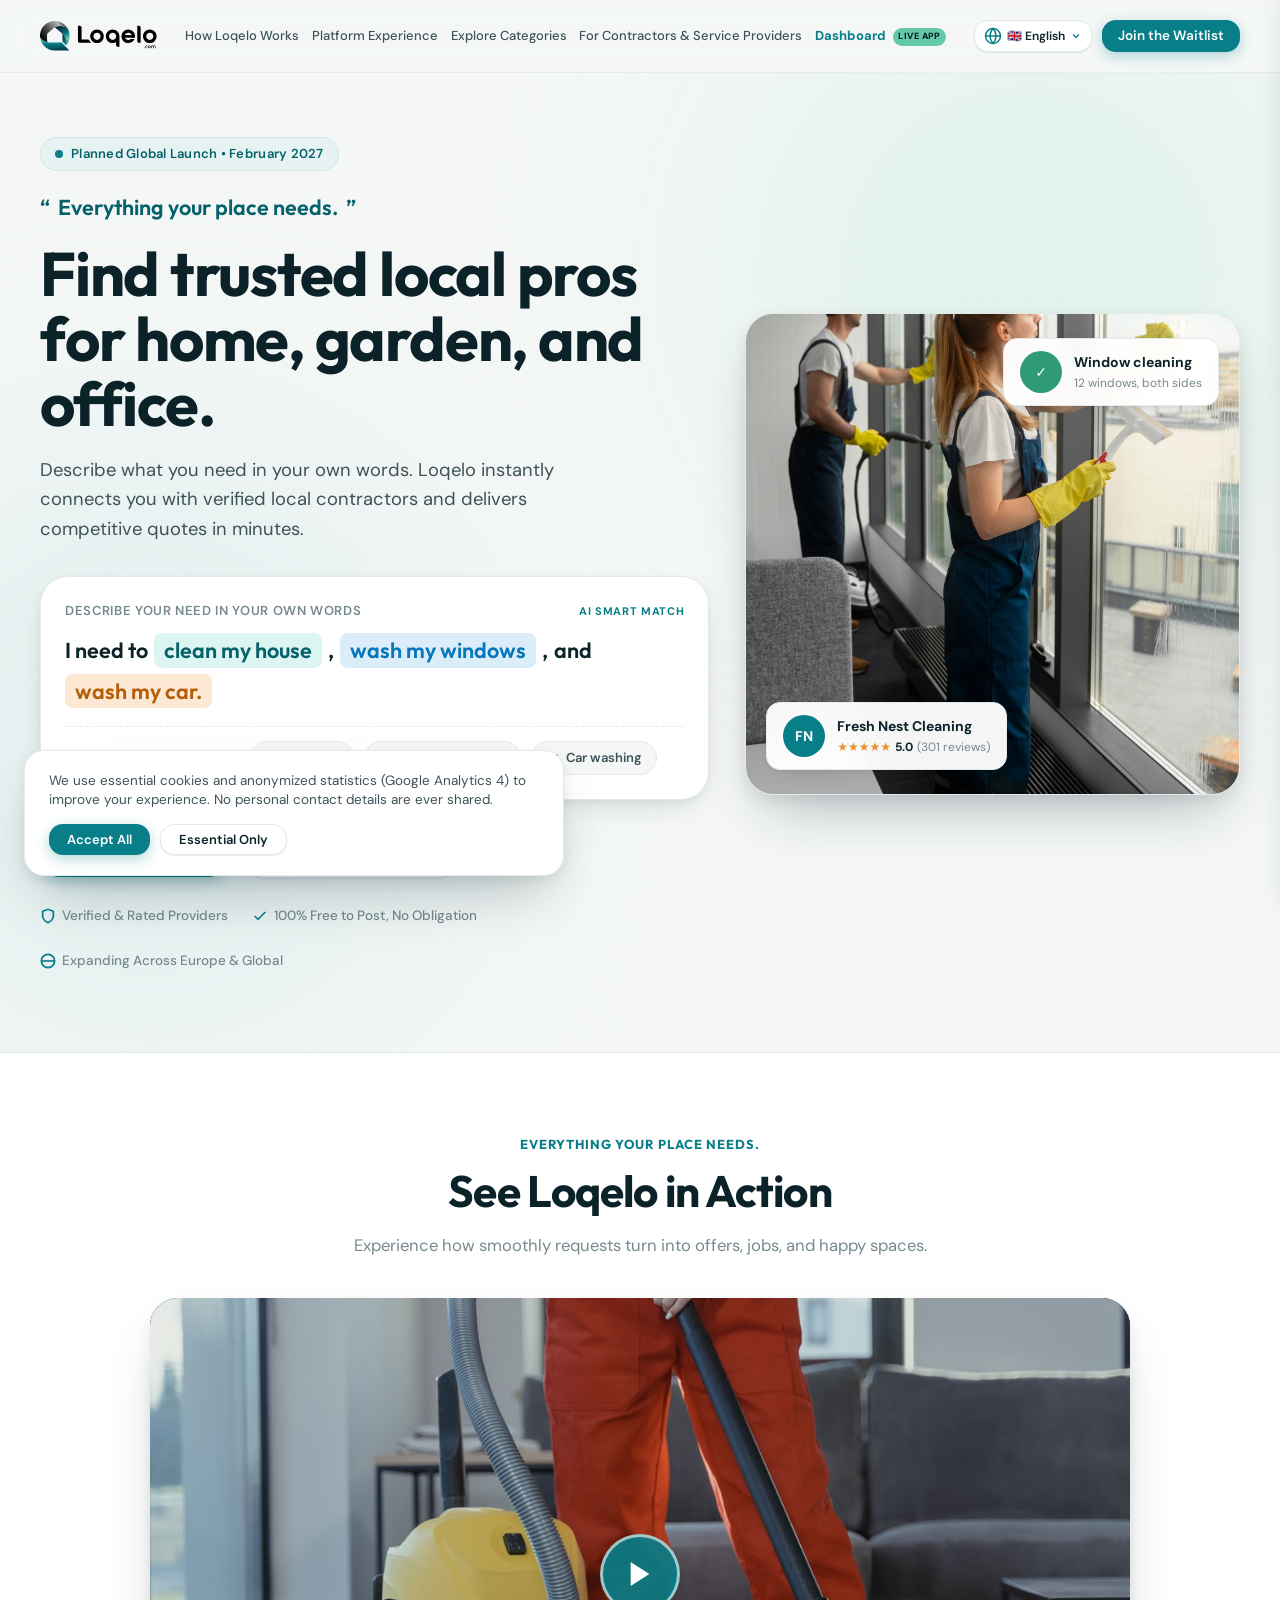
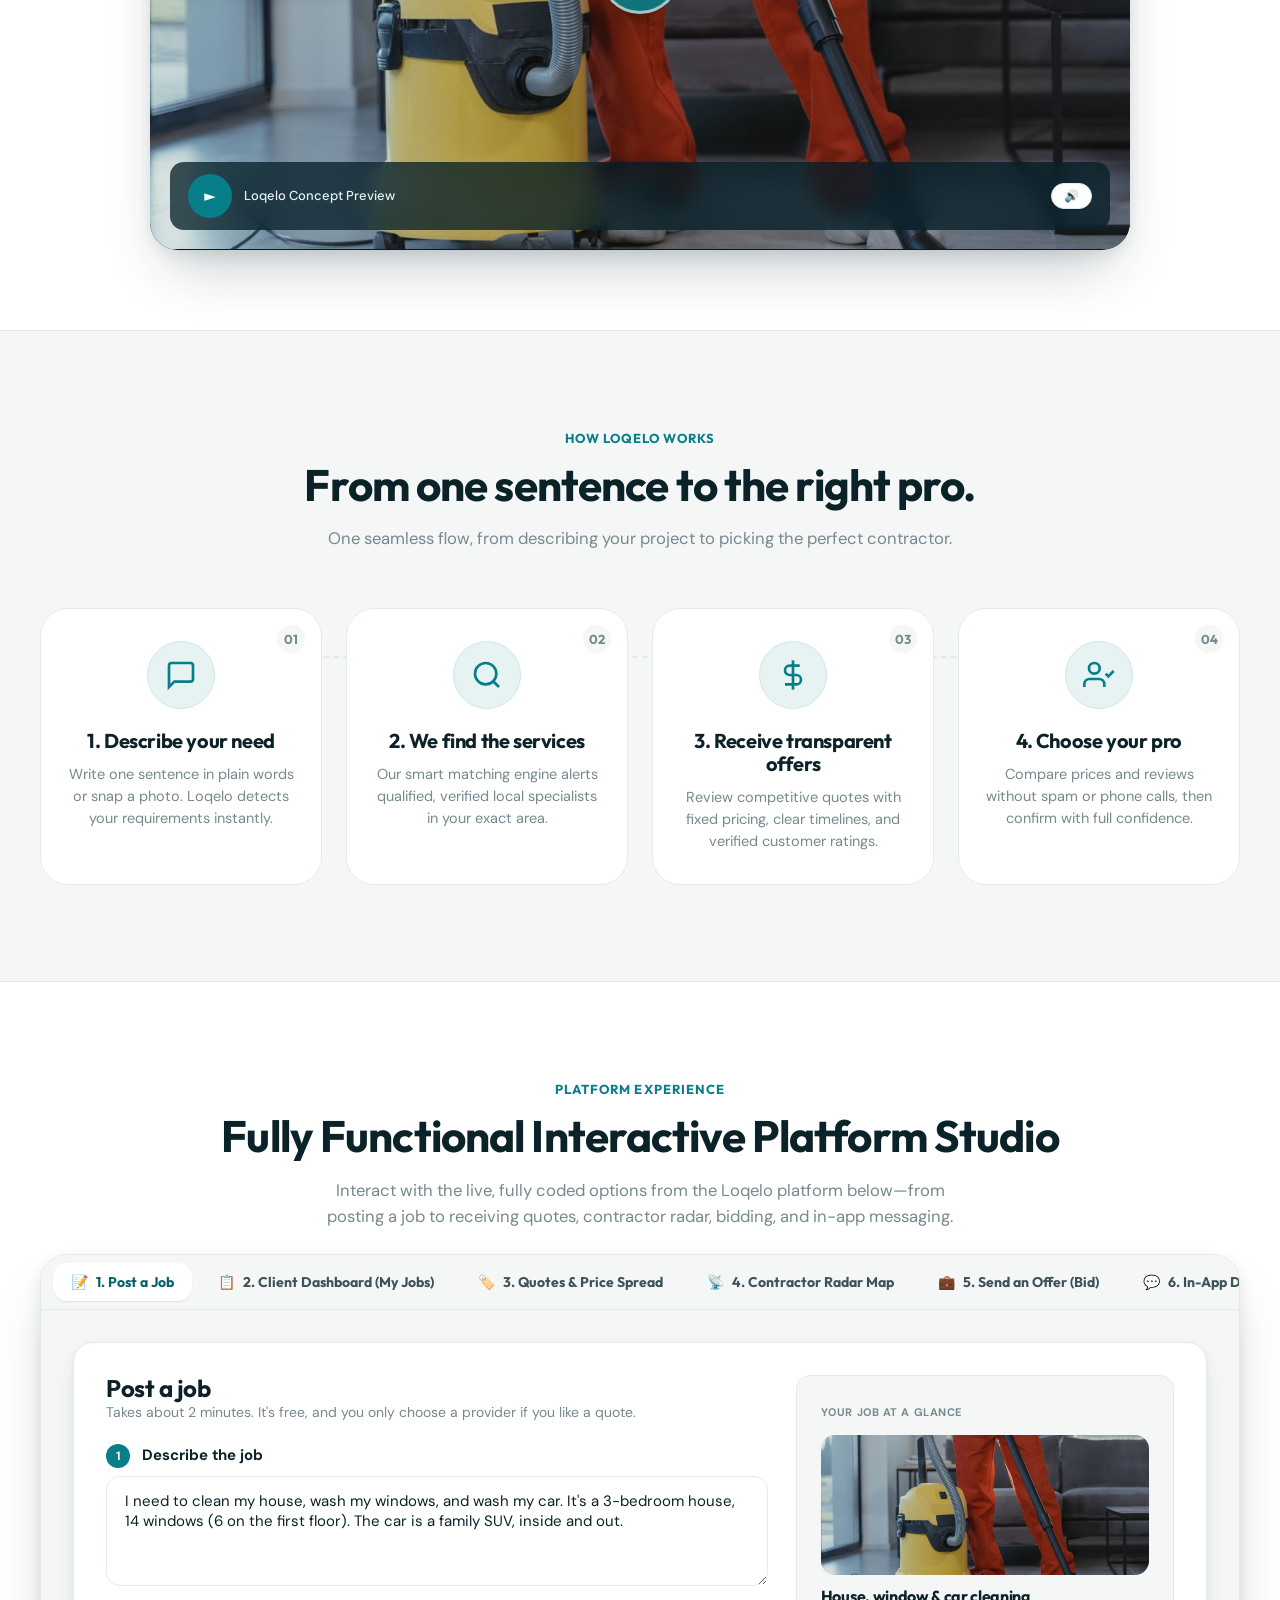
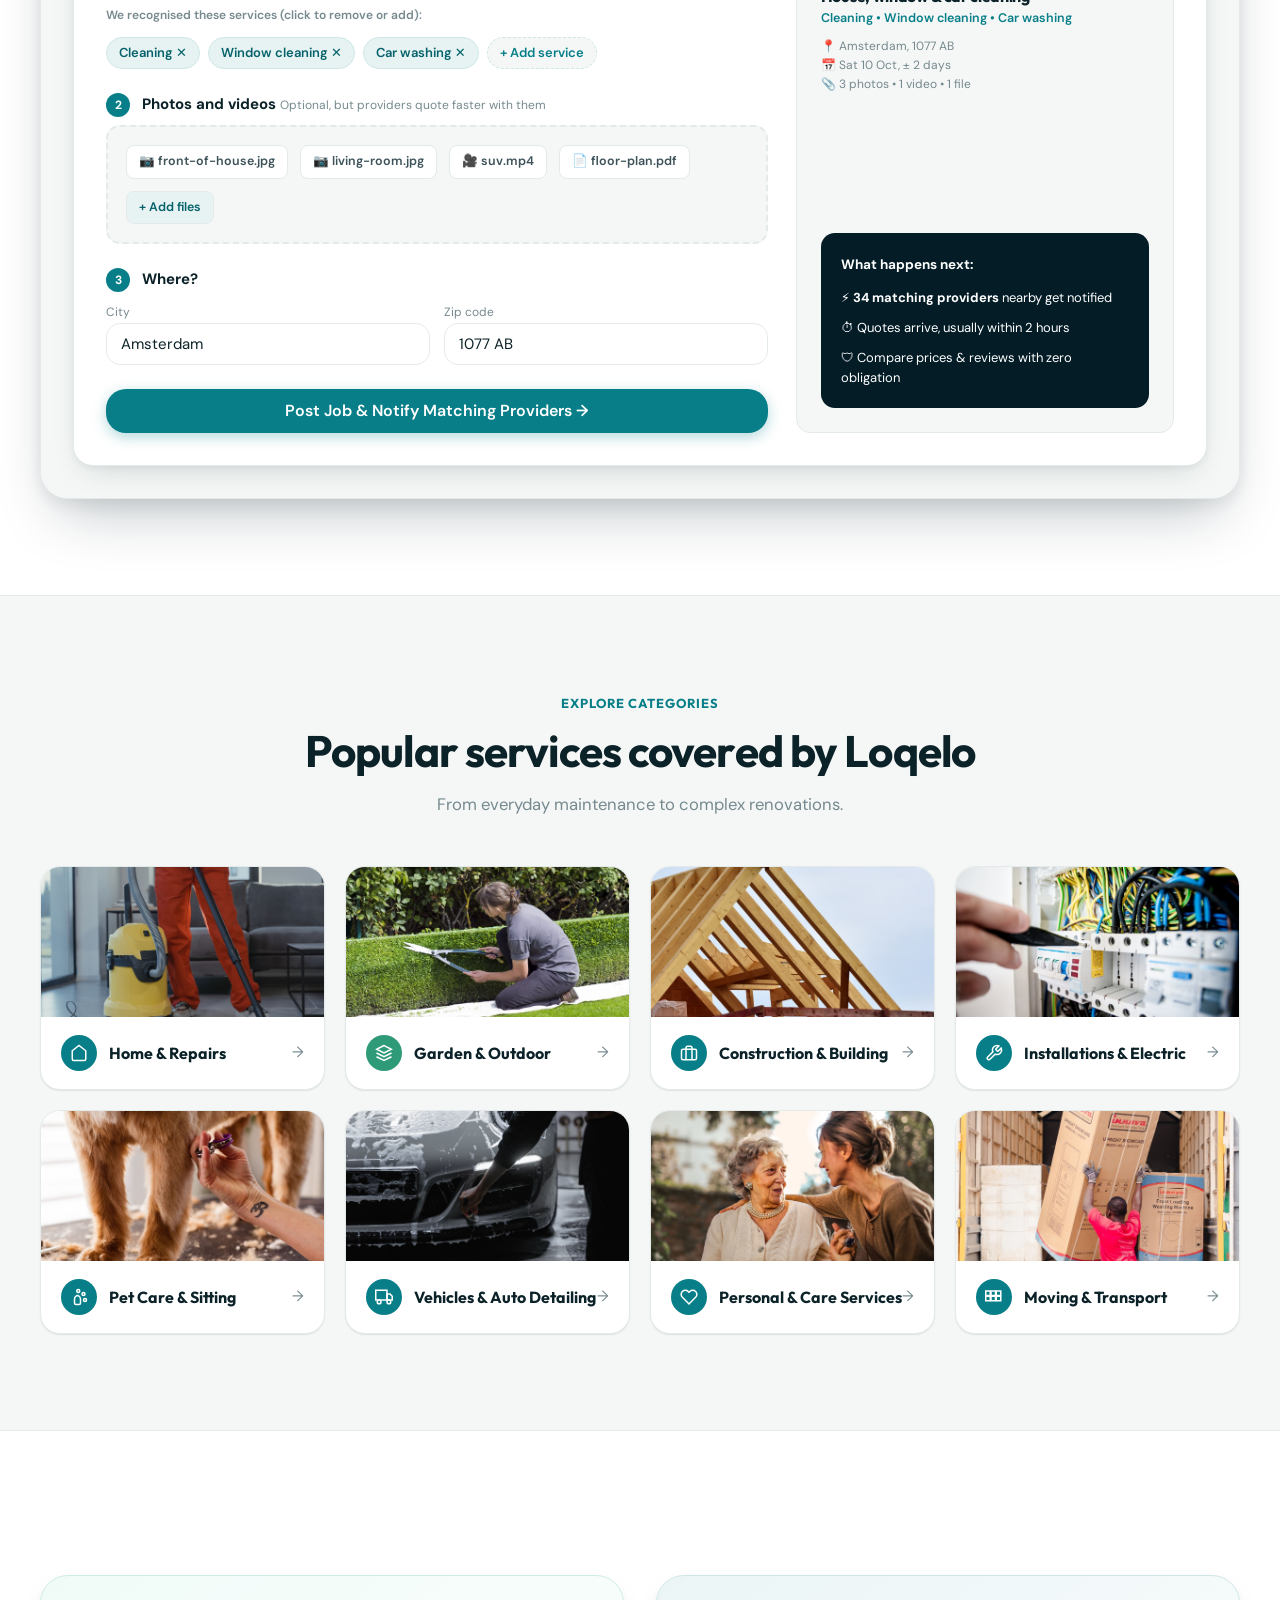
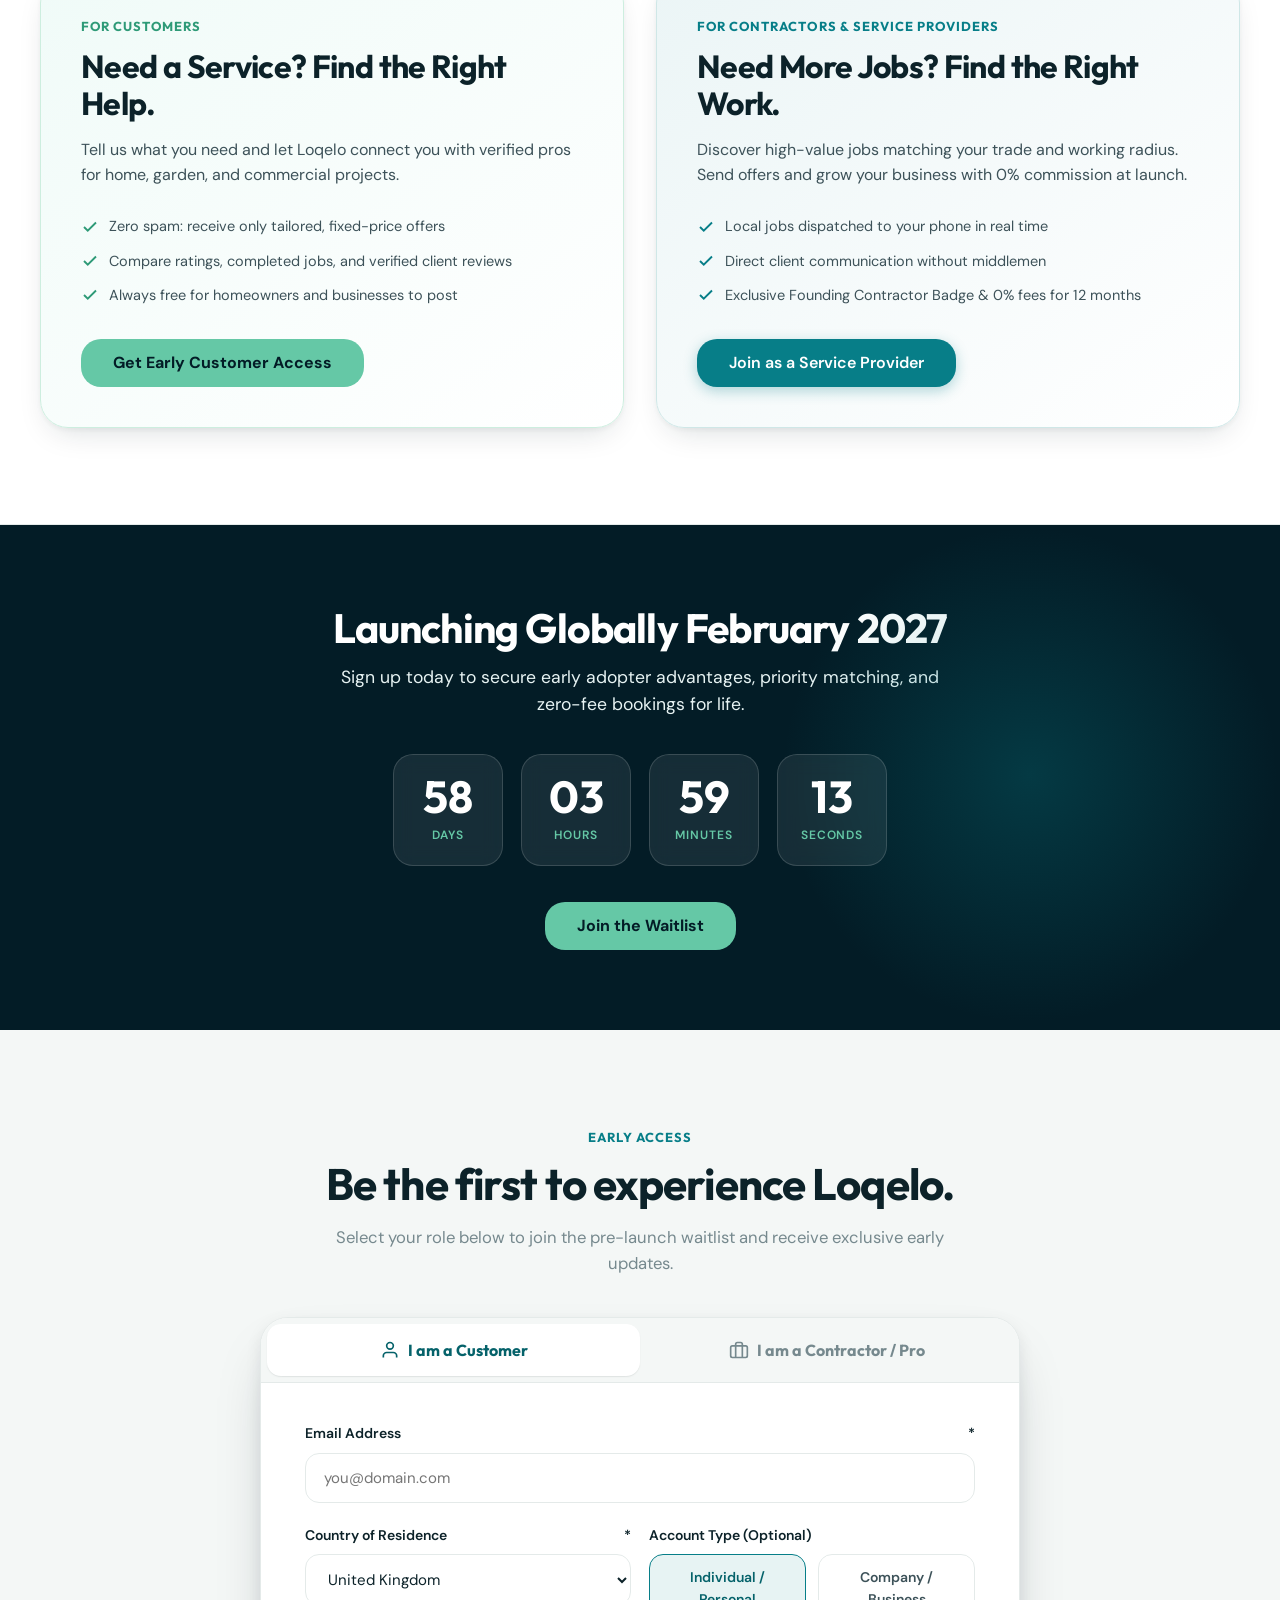
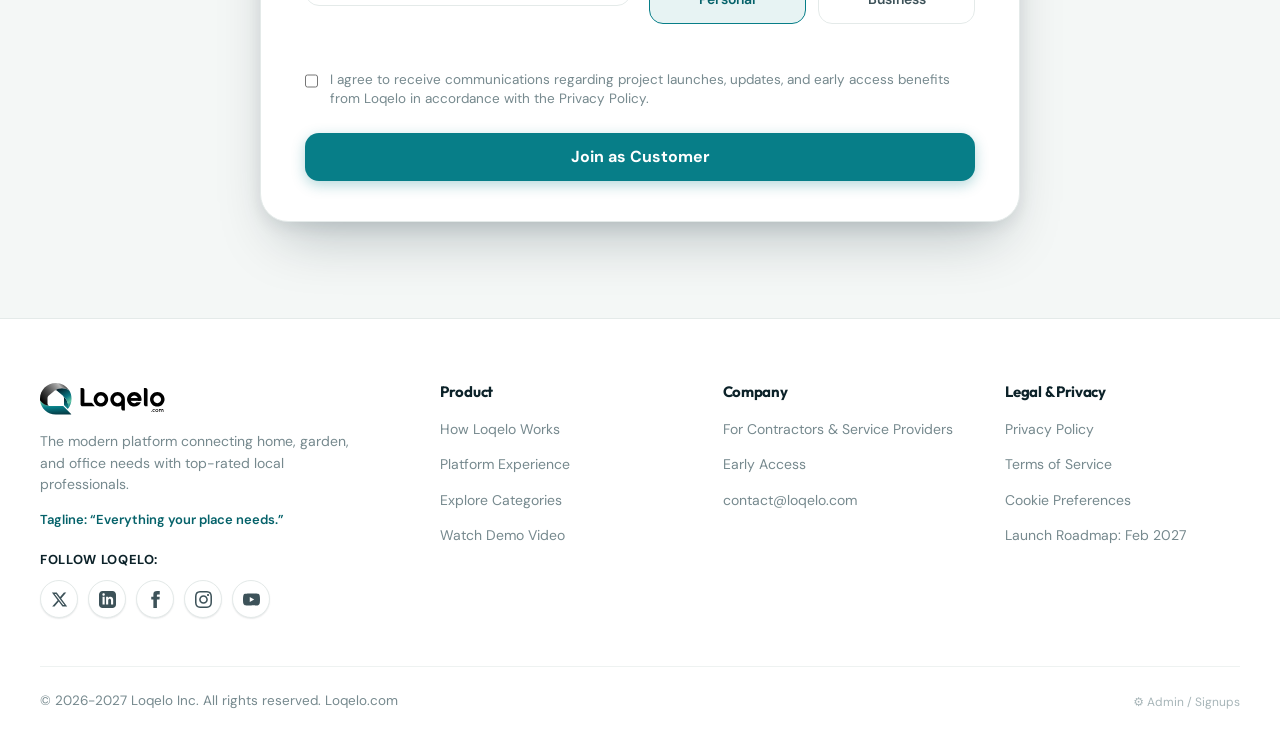
<file: index.html>
<!DOCTYPE html>
<html lang="en">
<head>
  <meta charset="UTF-8">
  <meta name="viewport" content="width=device-width, initial-scale=1.0">
  <title>Loqelo — Everything your place needs | Pre-Launch</title>
  <meta name="description" content="Loqelo is the next-generation platform connecting home, garden, and office needs with verified local professionals. Launching February 2027. Join the early access waitlist today.">
  <meta name="keywords" content="Loqelo, home services, contractors, local pros, garden maintenance, office cleaning, pre-launch, waitlist">
  
  <!-- OpenGraph / Social Sharing -->
  <meta property="og:type" content="website">
  <meta property="og:url" content="https://loqelo.com/">
  <meta property="og:title" content="Loqelo — Everything your place needs">
  <meta property="og:description" content="Find trusted local professionals for home, garden, and office. Launching February 2027.">
  <meta property="og:image" content="assets/logo/Loqelo.png">

  <!-- Favicon -->
  <link rel="icon" type="image/svg+xml" href="assets/logo/loqelo-icon.svg">
  <link rel="apple-touch-icon" href="assets/logo/Loqelo ICON.png">

  <!-- Stylesheets -->
  <link rel="stylesheet" href="css/tokens.css">
  <link rel="stylesheet" href="css/styles.css">

  <!-- Schema.org JSON-LD -->
  <script type="application/ld+json">
  {
    "@context": "https://schema.org",
    "@type": "SoftwareApplication",
    "name": "Loqelo",
    "applicationCategory": "BusinessApplication",
    "operatingSystem": "Web, iOS, Android",
    "offers": {
      "@type": "Offer",
      "price": "0",
      "priceCurrency": "EUR"
    },
    "description": "Platform connecting customers with verified service providers for home, garden, and office."
  }
  </script>
</head>
<body>

  <!-- ==========================================================================
       NAVIGATION BAR
       ========================================================================== -->
  <header class="site-header">
    <div class="container nav-wrap">
      <a href="#" class="brand-logo-link" aria-label="Loqelo Home">
        <img src="assets/logo/loqelo-logo.svg" alt="Loqelo Logo" class="brand-logo-img">
      </a>

      <nav id="site-main-nav" aria-label="Main Navigation">
        <div class="mobile-drawer-header">
          <img src="assets/logo/loqelo-logo.svg" alt="Loqelo Logo" class="brand-logo-img" style="height:28px;">
          <button class="mobile-drawer-close" id="mobile-drawer-close" aria-label="Close Navigation Menu">&times;</button>
        </div>
        <ul class="nav-links">
          <li><a href="#how-it-works" class="nav-link" data-i18n="howItWorksLabel">How It Works</a></li>
          <li><a href="#showcase" class="nav-link" data-i18n="screensLabel">Platform</a></li>
          <li><a href="#categories" class="nav-link" data-i18n="catLabel">Categories</a></li>
          <li><a href="#for-providers" class="nav-link" data-i18n="contractorCardBadge">For Providers</a></li>
          <li><a href="dashboard.html" class="nav-link" style="color:var(--teal); font-weight:700;">Dashboard <span class="badge-live-pill">Live App</span></a></li>
        </ul>

        <div class="mobile-drawer-subpages">
          <div class="mobile-drawer-title">Platform Experience Apps</div>
          <div class="mobile-drawer-grid">
            <a href="post-job.html" class="mobile-drawer-pill"><span>📝</span> Post a Job</a>
            <a href="client-orders.html" class="mobile-drawer-pill"><span>📋</span> Orders</a>
            <a href="quotes.html" class="mobile-drawer-pill"><span>💰</span> Quotes</a>
            <a href="contractor-radar.html" class="mobile-drawer-pill"><span>📡</span> Radar</a>
            <a href="bidding.html" class="mobile-drawer-pill"><span>🤝</span> Bidding</a>
            <a href="chat.html" class="mobile-drawer-pill"><span>💬</span> Chat</a>
          </div>
        </div>

        <div class="mobile-drawer-cta">
          <a href="#waitlist" class="btn btn-primary" data-i18n="btnJoinWaitlist">Join the Waitlist</a>
        </div>
      </nav>

      <div class="nav-actions">
        <!-- Seamless Custom Worldwide Language Selector (100% Brand Match) -->
        <div class="custom-lang-selector-wrap">
          <button class="custom-lang-btn" id="custom-lang-btn" aria-haspopup="true" aria-expanded="false" title="Change Language">
            <svg width="18" height="18" viewBox="0 0 24 24" fill="none" stroke="currentColor" stroke-width="2">
              <circle cx="12" cy="12" r="10"></circle>
              <line x1="2" y1="12" x2="22" y2="12"></line>
              <path d="M12 2a15.3 15.3 0 0 1 4 10 15.3 15.3 0 0 1-4 10 15.3 15.3 0 0 1-4-10 15.3 15.3 0 0 1 4-10z"></path>
            </svg>
            <span id="custom-current-lang">🇬🇧 English</span>
            <svg width="12" height="12" viewBox="0 0 24 24" fill="none" stroke="currentColor" stroke-width="2.5"><polyline points="6 9 12 15 18 9"></polyline></svg>
          </button>
          <ul class="custom-lang-dropdown" id="custom-lang-dropdown">
            <li class="custom-lang-opt active" data-lang="en">🇬🇧 English</li>
            <li class="custom-lang-opt" data-lang="pl">🇵🇱 Polski</li>
            <li class="custom-lang-opt" data-lang="de">🇩🇪 Deutsch</li>
            <li class="custom-lang-opt" data-lang="fr">🇫🇷 Français</li>
            <li class="custom-lang-opt" data-lang="es">🇪🇸 Español</li>
            <li class="custom-lang-opt" data-lang="nl">🇳🇱 Nederlands</li>
            <li class="custom-lang-opt" data-lang="it">🇮🇹 Italiano</li>
            <li class="custom-lang-opt" data-lang="bn">🇧🇩 বাংলা</li>
            <li class="custom-lang-opt" data-lang="ar">🇸🇦 العربية</li>
            <li class="custom-lang-opt" data-lang="zh-CN">🇨🇳 中文</li>
          </ul>
        </div>
        <div id="google_translate_element"></div>

        <a href="#waitlist" class="btn btn-primary" data-i18n="btnJoinWaitlist">Join the Waitlist</a>

        <!-- Responsive Mobile Menu Toggle -->
        <button class="mobile-menu-toggle" id="mobile-menu-toggle" aria-label="Toggle navigation menu" aria-expanded="false">
          <span class="hamburger-icon">
            <span class="hamburger-bar"></span>
            <span class="hamburger-bar"></span>
            <span class="hamburger-bar"></span>
          </span>
        </button>
      </div>
    </div>
  </header>
  <div class="mobile-nav-backdrop" id="mobile-nav-backdrop"></div>

  <!-- ==========================================================================
       HERO SECTION
       ========================================================================== -->
  <section class="hero-section">
    <div class="hero-glow-bg hero-glow-1"></div>
    <div class="hero-glow-bg hero-glow-2"></div>
    <div class="container hero-grid">
      
      <!-- Hero Left: Messaging & Interactive Search Simulator -->
      <div class="hero-content">
        <div class="badge-pill badge-teal hero-pre-badge">
          <span class="badge-pulse-dot"></span>
          <span data-i18n="badgeLaunch">Planned Global Launch • February 2027</span>
        </div>

        <div class="hero-tagline-quote">
          <span>“</span><span data-i18n="tagline">Everything your place needs.</span><span>”</span>
        </div>

        <h1 class="hero-title" data-i18n="heroTitle">
          Find trusted local pros for home, garden, and office.
        </h1>

        <p class="hero-description" data-i18n="heroDesc">
          Describe what you need in your own words. Loqelo instantly connects you with verified local contractors and delivers competitive quotes in minutes.
        </p>

        <!-- Interactive Need Input Simulator -->
        <div class="hero-interactive-box">
          <div class="interactive-box-label">
            <span data-i18n="describeLabel">Describe your need in your own words</span>
            <span style="font-size: 11px; color: var(--teal); font-weight: 700;">AI SMART MATCH</span>
          </div>
          <div class="interactive-box-input-row">
            <span data-i18n="sampleInput1">I need to</span>
            <span class="tag-highlight tag-clean" data-i18n="sampleInput2">clean my house</span>,
            <span class="tag-highlight tag-window" data-i18n="sampleInput3">wash my windows</span>,
            <span data-i18n="sampleInput4">and</span>
            <span class="tag-highlight tag-car" data-i18n="sampleInput5">wash my car.</span>
          </div>
          <div class="interactive-detected-pills">
            <span style="font-size: 12.5px; color: var(--mute);" data-i18n="detectedServices">We found 3 matching services:</span>
            <span class="detected-pill">
              <svg width="14" height="14" viewBox="0 0 24 24" fill="none" stroke="currentColor" stroke-width="2.5"><polyline points="20 6 9 17 4 12"></polyline></svg>
              <span data-i18n="tagCleaning">Cleaning</span>
            </span>
            <span class="detected-pill">
              <svg width="14" height="14" viewBox="0 0 24 24" fill="none" stroke="currentColor" stroke-width="2.5"><polyline points="20 6 9 17 4 12"></polyline></svg>
              <span data-i18n="tagWindow">Window cleaning</span>
            </span>
            <span class="detected-pill">
              <svg width="14" height="14" viewBox="0 0 24 24" fill="none" stroke="currentColor" stroke-width="2.5"><polyline points="20 6 9 17 4 12"></polyline></svg>
              <span data-i18n="tagCar">Car washing</span>
            </span>
          </div>
        </div>

        <div class="hero-cta-group">
          <a href="#waitlist" class="btn btn-primary btn-lg" data-i18n="btnJoinWaitlist">Join the Waitlist</a>
          <a href="#video" class="btn btn-secondary btn-lg" data-i18n="btnWatchVideo">Watch Demo Video</a>
        </div>

        <div class="hero-trust-row">
          <div class="trust-item">
            <svg width="16" height="16" viewBox="0 0 24 24" fill="none" stroke="currentColor" stroke-width="2.5"><path d="M12 22s8-4 8-10V5l-8-3-8 3v7c0 6 8 10 8 10z"></path></svg>
            <span data-i18n="verifiedPros">Verified & Rated Providers</span>
          </div>
          <div class="trust-item">
            <svg width="16" height="16" viewBox="0 0 24 24" fill="none" stroke="currentColor" stroke-width="2.5"><polyline points="20 6 9 17 4 12"></polyline></svg>
            <span data-i18n="freeToPost">100% Free to Post, No Obligation</span>
          </div>
          <div class="trust-item">
            <svg width="16" height="16" viewBox="0 0 24 24" fill="none" stroke="currentColor" stroke-width="2.5"><circle cx="12" cy="12" r="10"></circle><line x1="2" y1="12" x2="22" y2="12"></line></svg>
            <span data-i18n="europeWide">Expanding Across Europe & Global</span>
          </div>
        </div>
      </div>

      <!-- Hero Right: High-Res Visual Stack with Floating Interactive Cards -->
      <div class="hero-visual-col">
        <div class="hero-visual-card">
          <img src="assets/images/photos/hero.jpg" alt="Professional window cleaner" class="hero-main-photo">
          
          <!-- Floating Overlay 1 -->
          <div class="floating-overlay-card card-top-right">
            <div class="avatar-circle" style="background: var(--mint-d);">✓</div>
            <div>
              <div class="float-info-title">Window cleaning</div>
              <div class="float-info-sub">12 windows, both sides</div>
            </div>
          </div>

          <!-- Floating Overlay 2 -->
          <div class="floating-overlay-card card-bottom-left">
            <div class="avatar-circle">FN</div>
            <div>
              <div class="float-info-title">Fresh Nest Cleaning</div>
              <div class="float-info-sub">
                <span class="star-rating">★★★★★</span>
                <span style="font-weight: 700; color: var(--ink);">5.0</span>
                <span>(301 reviews)</span>
              </div>
            </div>
          </div>
        </div>
      </div>

    </div>
  </section>

  <!-- ==========================================================================
       PROMOTIONAL VIDEO SECTION
       ========================================================================== -->
  <section class="video-section" id="video">
    <div class="container text-center">
      <span class="section-label" data-i18n="tagline">Everything your place needs.</span>
      <h2 class="section-title" data-i18n="videoSectionTitle">See Loqelo in Action</h2>
      <p class="section-subtitle" data-i18n="videoSectionSub">
        Experience how smoothly requests turn into offers, jobs, and happy spaces.
      </p>

      <div class="video-container-box paused" id="video-box">
        <video id="promo-video" class="video-player-element" preload="metadata" playsinline poster="assets/images/photos/home.jpg">
          <source src="assets/video/loqelo-promo.mp4" type="video/mp4">
          Your browser does not support the video tag.
        </video>

        <button class="video-center-overlay-btn" id="video-center-btn" aria-label="Play Promotional Video">
          <svg width="32" height="32" viewBox="0 0 24 24" fill="currentColor"><polygon points="5 3 19 12 5 21 5 3"></polygon></svg>
        </button>

        <div class="video-custom-controls">
          <div style="display:flex; align-items:center; gap:12px;">
            <button class="video-play-btn" id="video-bottom-btn" aria-label="Play / Pause">&#9658;</button>
            <span class="video-badge-text">Loqelo Concept Preview</span>
          </div>
          <div>
            <button class="btn btn-secondary" id="video-mute-btn" style="padding:6px 12px; font-size:12px;">🔊</button>
          </div>
        </div>
      </div>
    </div>
  </section>

  <!-- ==========================================================================
       HOW LOQELO WORKS (4-STEP VISUAL FLOW)
       ========================================================================== -->
  <section class="how-it-works-section" id="how-it-works">
    <div class="container text-center">
      <span class="section-label" data-i18n="howItWorksLabel">How Loqelo Works</span>
      <h2 class="section-title" data-i18n="howItWorksTitle">From one sentence to the right pro.</h2>
      <p class="section-subtitle" data-i18n="howItWorksSub">
        One seamless flow, from describing your project to picking the perfect contractor.
      </p>

      <div class="steps-grid">
        <!-- Step 1 -->
        <div class="step-card">
          <div class="step-number-badge">01</div>
          <div class="step-icon-wrap">
            <svg width="32" height="32" viewBox="0 0 24 24" fill="none" stroke="currentColor" stroke-width="2"><path d="M21 15a2 2 0 0 1-2 2H7l-4 4V5a2 2 0 0 1 2-2h14a2 2 0 0 1 2 2z"></path></svg>
          </div>
          <h3 class="step-title" data-i18n="step1Title">1. Describe your need</h3>
          <p class="step-desc" data-i18n="step1Desc">Write one sentence in plain words or snap a photo. Loqelo detects your requirements instantly.</p>
        </div>

        <!-- Step 2 -->
        <div class="step-card">
          <div class="step-number-badge">02</div>
          <div class="step-icon-wrap">
            <svg width="32" height="32" viewBox="0 0 24 24" fill="none" stroke="currentColor" stroke-width="2"><circle cx="11" cy="11" r="8"></circle><line x1="21" y1="21" x2="16.65" y2="16.65"></line></svg>
          </div>
          <h3 class="step-title" data-i18n="step2Title">2. We find the services</h3>
          <p class="step-desc" data-i18n="step2Desc">Our smart matching engine alerts qualified, verified local specialists in your exact area.</p>
        </div>

        <!-- Step 3 -->
        <div class="step-card">
          <div class="step-number-badge">03</div>
          <div class="step-icon-wrap">
            <svg width="32" height="32" viewBox="0 0 24 24" fill="none" stroke="currentColor" stroke-width="2"><line x1="12" y1="1" x2="12" y2="23"></line><path d="M17 5H9.5a3.5 3.5 0 0 0 0 7h5a3.5 3.5 0 0 1 0 7H6"></path></svg>
          </div>
          <h3 class="step-title" data-i18n="step3Title">3. Receive transparent offers</h3>
          <p class="step-desc" data-i18n="step3Desc">Review competitive quotes with fixed pricing, clear timelines, and verified customer ratings.</p>
        </div>

        <!-- Step 4 -->
        <div class="step-card">
          <div class="step-number-badge">04</div>
          <div class="step-icon-wrap">
            <svg width="32" height="32" viewBox="0 0 24 24" fill="none" stroke="currentColor" stroke-width="2"><path d="M16 21v-2a4 4 0 0 0-4-4H5a4 4 0 0 0-4 4v2"></path><circle cx="8.5" cy="7" r="4"></circle><polyline points="17 11 19 13 23 9"></polyline></svg>
          </div>
          <h3 class="step-title" data-i18n="step4Title">4. Choose your pro</h3>
          <p class="step-desc" data-i18n="step4Desc">Compare prices and reviews without spam or phone calls, then confirm with full confidence.</p>
        </div>
      </div>
    </div>
  </section>

  <!-- ==========================================================================
       BUILT-IN PLATFORM WORKFLOWS & INTERACTIVE FEATURES
       Directly built from Client Specification & Reference Interfaces
       ========================================================================== -->
  <section class="screens-showcase-section" id="showcase">
    <div class="container text-center">
      <span class="section-label" data-i18n="screensLabel">Platform Experience</span>
      <h2 class="section-title">Fully Functional Interactive Platform Studio</h2>
      <p class="section-subtitle">
        Interact with the live, fully coded options from the Loqelo platform below—from posting a job to receiving quotes, contractor radar, bidding, and in-app messaging.
      </p>

      <!-- Live Stage Wrapper -->
      <div class="platform-live-stage-wrap">
        <!-- Interactive Stage Tabs -->
        <div class="platform-stage-nav-bar" id="live-stage-nav">
          <button class="platform-stage-tab-btn active" data-tab="tab-post-job">
            <span>📝</span> 1. Post a Job
          </button>
          <button class="platform-stage-tab-btn" data-tab="tab-client-panel">
            <span>📋</span> 2. Client Dashboard (My Jobs)
          </button>
          <button class="platform-stage-tab-btn" data-tab="tab-quotes">
            <span>🏷️</span> 3. Quotes & Price Spread
          </button>
          <button class="platform-stage-tab-btn" data-tab="tab-radar">
            <span>📡</span> 4. Contractor Radar Map
          </button>
          <button class="platform-stage-tab-btn" data-tab="tab-bid">
            <span>💼</span> 5. Send an Offer (Bid)
          </button>
          <button class="platform-stage-tab-btn" data-tab="tab-chat">
            <span>💬</span> 6. In-App Direct Chat
          </button>
        </div>

        <!-- Tab 1: Post a Job Interactive Feature -->
        <div class="platform-stage-content" id="tab-post-job" style="display: block;">
          <div class="live-post-job-container">
            <div>
              <div style="margin-bottom: 20px;">
                <h3 style="font-size: 24px; color: var(--ink);">Post a job</h3>
                <p style="color: var(--mute); font-size: 14px;">Takes about 2 minutes. It's free, and you only choose a provider if you like a quote.</p>
              </div>

              <!-- Step 1 -->
              <div class="post-job-step-box">
                <label style="font-weight: 700; color: var(--ink); display: block; margin-bottom: 8px;">
                  <span class="step-num-pill">1</span> Describe the job
                </label>
                <textarea id="live-job-desc" class="form-input" style="height: 110px; resize: vertical;" placeholder="Tell providers what you need in your own words...">I need to clean my house, wash my windows, and wash my car. It's a 3-bedroom house, 14 windows (6 on the first floor). The car is a family SUV, inside and out.</textarea>
                
                <div style="margin-top: 10px;">
                  <span style="font-size: 12px; font-weight: 600; color: var(--mute);">We recognised these services (click to remove or add):</span>
                  <div class="service-chip-list">
                    <span class="service-chip">Cleaning ✕</span>
                    <span class="service-chip">Window cleaning ✕</span>
                    <span class="service-chip">Car washing ✕</span>
                    <span class="service-chip" style="background: var(--bg); color: var(--teal); border-style: dashed;">+ Add service</span>
                  </div>
                </div>
              </div>

              <!-- Step 2 -->
              <div class="post-job-step-box">
                <label style="font-weight: 700; color: var(--ink); display: block; margin-bottom: 8px;">
                  <span class="step-num-pill">2</span> Photos and videos <span class="optional-tag">Optional, but providers quote faster with them</span>
                </label>
                <div class="file-drop-zone">
                  <span class="file-badge-tag">📷 front-of-house.jpg</span>
                  <span class="file-badge-tag">📷 living-room.jpg</span>
                  <span class="file-badge-tag">🎥 suv.mp4</span>
                  <span class="file-badge-tag">📄 floor-plan.pdf</span>
                  <span class="file-badge-tag" style="background: var(--teal-50); color: var(--teal-d); cursor: pointer;">+ Add files</span>
                </div>
              </div>

              <!-- Step 3 -->
              <div class="post-job-step-box">
                <label style="font-weight: 700; color: var(--ink); display: block; margin-bottom: 8px;">
                  <span class="step-num-pill">3</span> Where?
                </label>
                <div style="display: grid; grid-template-columns: 1fr 1fr; gap: 14px;">
                  <div>
                    <label style="font-size: 12px; color: var(--mute);">City</label>
                    <input type="text" class="form-input" value="Amsterdam" style="padding: 10px 14px;">
                  </div>
                  <div>
                    <label style="font-size: 12px; color: var(--mute);">Zip code</label>
                    <input type="text" class="form-input" value="1077 AB" style="padding: 10px 14px;">
                  </div>
                </div>
              </div>

              <button class="btn btn-primary btn-lg" id="btn-submit-live-job" style="width: 100%; padding: 14px;">
                Post Job & Notify Matching Providers →
              </button>
            </div>

            <!-- Sidebar -->
            <div class="job-glance-sidebar">
              <div>
                <span style="font-size: 11px; text-transform: uppercase; letter-spacing: 0.05em; font-weight: 700; color: var(--mute);">Your Job At A Glance</span>
                <img src="assets/images/photos/home.jpg" alt="Job preview" style="border-radius: var(--r-m); margin: 12px 0; height: 140px; object-fit: cover; width: 100%;">
                <h4 style="font-size: 16px; color: var(--ink); margin-bottom: 4px;">House, window & car cleaning</h4>
                <p style="font-size: 12.5px; color: var(--teal); font-weight: 600;">Cleaning • Window cleaning • Car washing</p>
                <div style="font-size: 12px; color: var(--mute); margin-top: 8px; line-height: 1.6;">
                  📍 Amsterdam, 1077 AB<br>
                  📅 Sat 10 Oct, ± 2 days<br>
                  📎 3 photos • 1 video • 1 file
                </div>
              </div>

              <div class="what-happens-box">
                <strong style="font-size: 13.5px; color: #FFFFFF;">What happens next:</strong>
                <ul>
                  <li>⚡ <strong>34 matching providers</strong> nearby get notified</li>
                  <li>⏱ Quotes arrive, usually within 2 hours</li>
                  <li>🛡 Compare prices & reviews with zero obligation</li>
                </ul>
              </div>
            </div>
          </div>
        </div>

        <!-- Tab 2: Client Dashboard (My Jobs) -->
        <div class="platform-stage-content" id="tab-client-panel" style="display: none;">
          <div class="client-dashboard-panel">
            <div class="dashboard-header-row">
              <div>
                <span style="font-size: 12px; color: var(--mute); font-weight: 600;">Good afternoon,</span>
                <h3 style="font-size: 24px; color: var(--ink);">Anna Kowalska (Client)</h3>
              </div>
              <div class="user-stat-pills">
                <div class="user-stat-pill">
                  <strong style="color: var(--teal); font-size: 16px;">23</strong><br>Orders
                </div>
                <div class="user-stat-pill">
                  <strong style="color: var(--mint-d); font-size: 16px;">92%</strong><br>Completion
                </div>
                <div class="user-stat-pill">
                  <strong style="color: var(--amber); font-size: 16px;">★ 4.8</strong><br>Rating
                </div>
              </div>
            </div>

            <div style="display: flex; gap: 12px; margin-bottom: 20px;">
              <button class="btn btn-primary" style="padding: 6px 16px; font-size: 13px;">Active Orders (4)</button>
              <button class="btn btn-secondary" style="padding: 6px 16px; font-size: 13px;">Completed (19)</button>
            </div>

            <!-- Orders Cards List -->
            <div class="orders-cards-list">
              <!-- Order 1 -->
              <div class="order-live-card">
                <div style="display: flex; gap: 16px; align-items: center;">
                  <img src="assets/images/photos/home.jpg" width="60" height="60" style="border-radius: var(--r-s); object-fit: cover;" alt="Order">
                  <div>
                    <h4 style="font-size: 16px; color: var(--ink); margin-bottom: 4px;">House, window & car cleaning</h4>
                    <p style="font-size: 12.5px; color: var(--mute);">Amsterdam-Zuid, 1077 AB • Sat 10 Oct • Bids close in 1d 6h</p>
                  </div>
                </div>
                <div style="display: flex; align-items: center; gap: 16px;">
                  <span class="status-badge-live status-bids">● 5 bids received</span>
                  <button class="btn btn-primary" id="btn-view-quotes-demo" style="padding: 8px 18px; font-size: 13px;">View Quotes →</button>
                </div>
              </div>

              <!-- Order 2 -->
              <div class="order-live-card">
                <div style="display: flex; gap: 16px; align-items: center;">
                  <img src="assets/images/photos/garden.jpg" width="60" height="60" style="border-radius: var(--r-s); object-fit: cover;" alt="Garden">
                  <div>
                    <h4 style="font-size: 16px; color: var(--ink); margin-bottom: 4px;">Lawn care & hedge trimming</h4>
                    <p style="font-size: 12.5px; color: var(--mute);">Amstelveen, 1181 JA • Wed 14 Oct • 12 providers viewed it</p>
                  </div>
                </div>
                <div style="display: flex; align-items: center; gap: 16px;">
                  <span class="status-badge-live status-waiting">● Waiting for bids</span>
                  <button class="btn btn-secondary" style="padding: 8px 18px; font-size: 13px;">Details →</button>
                </div>
              </div>

              <!-- Order 3 -->
              <div class="order-live-card">
                <div style="display: flex; gap: 16px; align-items: center;">
                  <img src="assets/images/photos/inst.jpg" width="60" height="60" style="border-radius: var(--r-s); object-fit: cover;" alt="Installations">
                  <div>
                    <h4 style="font-size: 16px; color: var(--ink); margin-bottom: 4px;">Bathroom tap & shower repair</h4>
                    <p style="font-size: 12.5px; color: var(--mute);">Amsterdam-Oost • Sat 3 Oct • Bidding closed: 7 bids</p>
                  </div>
                </div>
                <div style="display: flex; align-items: center; gap: 16px;">
                  <span class="status-badge-live status-contractor">● Contractor selected</span>
                  <button class="btn btn-secondary" style="padding: 8px 18px; font-size: 13px;">Details →</button>
                </div>
              </div>

              <!-- Order 4 -->
              <div class="order-live-card">
                <div style="display: flex; gap: 16px; align-items: center;">
                  <img src="assets/images/photos/moving.jpg" width="60" height="60" style="border-radius: var(--r-s); object-fit: cover;" alt="Moving">
                  <div>
                    <h4 style="font-size: 16px; color: var(--ink); margin-bottom: 4px;">Move 2-room flat to Utrecht</h4>
                    <p style="font-size: 12.5px; color: var(--mute);">VanGo Movers on the way</p>
                  </div>
                </div>
                <div style="display: flex; align-items: center; gap: 16px;">
                  <span class="status-badge-live status-progress">● In progress</span>
                  <button class="btn btn-secondary" style="padding: 8px 18px; font-size: 13px;">Track Move →</button>
                </div>
              </div>
            </div>
          </div>
        </div>

        <!-- Tab 3: Quotes Received & Price Spread Comparison -->
        <div class="platform-stage-content" id="tab-quotes" style="display: none;">
          <div class="quotes-live-container">
            <div style="display: flex; justify-content: space-between; align-items: flex-start; margin-bottom: 24px;">
              <div>
                <span class="status-badge-live status-bids" style="margin-bottom: 8px;">● 5 offers received</span>
                <h3 style="font-size: 24px; color: var(--ink);">House, window & car cleaning</h3>
                <p style="color: var(--mute); font-size: 13.5px;">📍 Amsterdam-Zuid, 1077 AB • Preferred Sat 10 Oct • Bids close in 1d 6h</p>
              </div>
              <button class="btn btn-primary" id="btn-demo-post-another" style="padding: 8px 16px; font-size: 13px;">+ Post New Job</button>
            </div>

            <!-- Price Spread Bar Visualization -->
            <div class="price-spread-meter-box">
              <div style="display: flex; justify-content: space-between; font-size: 13px; font-weight: 700; color: var(--ink);">
                <span>Lowest: €295</span>
                <span style="color: var(--teal-d);">Price spread of all offers</span>
                <span>Highest: €420</span>
              </div>
              <div class="spread-line-visual">
                <div class="spread-avg-callout">avg €346</div>
                <span class="spread-dot" style="left: 10%; background: #2E9A77;">GC</span>
                <span class="spread-dot" style="left: 28%; background: #E8912C;">IM</span>
                <span class="spread-dot" style="left: 48%; background: #077E88;">CP</span>
                <span class="spread-dot" style="left: 65%; background: #0677BA;">BC</span>
                <span class="spread-dot" style="left: 92%; background: #0C2229;">FN</span>
              </div>
            </div>

            <!-- 3 Received Contractor Bids -->
            <div>
              <!-- Bid 1: CleanPro -->
              <div class="quote-pro-card" style="border-left: 4px solid var(--teal);">
                <div style="display: flex; gap: 14px; align-items: center;">
                  <div class="avatar-circle">CP</div>
                  <div>
                    <h4 style="font-size: 16px; color: var(--ink); margin-bottom: 2px;">
                      CleanPro Amsterdam <span class="status-badge-live status-bids" style="font-size: 11px;">Best Match</span>
                    </h4>
                    <p style="font-size: 12.5px; color: var(--mute);">★ 4.9 (212 reviews) • 126 jobs done • 97% success</p>
                    <p style="font-size: 13px; color: var(--ink2); margin-top: 6px;">“I can start work this coming Monday. Windows inside and out, SUV full valet.”</p>
                  </div>
                </div>
                <div style="text-align: right; min-width: 140px;">
                  <div class="quote-price-tag">€340</div>
                  <span style="font-size: 12px; color: var(--mute); display: block; margin-bottom: 8px;">2 days • Fixed price</span>
                  <button class="btn btn-primary" style="padding: 8px 22px; font-size: 13.5px;" onclick="alert('Congratulations! CleanPro Amsterdam has been selected. Starting project flow.')">Select Pro</button>
                </div>
              </div>

              <!-- Bid 2: Glans & Co -->
              <div class="quote-pro-card">
                <div style="display: flex; gap: 14px; align-items: center;">
                  <div class="avatar-circle" style="background: var(--mint-d);">GC</div>
                  <div>
                    <h4 style="font-size: 16px; color: var(--ink); margin-bottom: 2px;">
                      Glans & Co <span class="status-badge-live status-progress" style="font-size: 11px;">Lowest Price</span>
                    </h4>
                    <p style="font-size: 12.5px; color: var(--mute);">★ 4.7 (96 reviews) • 88 jobs done • 94% success</p>
                    <p style="font-size: 13px; color: var(--ink2); margin-top: 6px;">“Lowest price, own ladders and water-fed poles for the first floor.”</p>
                  </div>
                </div>
                <div style="text-align: right; min-width: 140px;">
                  <div class="quote-price-tag">€295</div>
                  <span style="font-size: 12px; color: var(--mute); display: block; margin-bottom: 8px;">3 days • Fixed price</span>
                  <button class="btn btn-secondary" style="padding: 8px 22px; font-size: 13.5px;" onclick="alert('Glans & Co selected.')">Select Pro</button>
                </div>
              </div>

              <!-- Bid 3: Fresh Nest -->
              <div class="quote-pro-card">
                <div style="display: flex; gap: 14px; align-items: center;">
                  <div class="avatar-circle" style="background: #0677BA;">FN</div>
                  <div>
                    <h4 style="font-size: 16px; color: var(--ink); margin-bottom: 2px;">
                      Fresh Nest Cleaning <span class="status-badge-live status-contractor" style="font-size: 11px;">Fastest</span>
                    </h4>
                    <p style="font-size: 12.5px; color: var(--mute);">★ 5.0 (301 reviews) • 214 jobs done • 99% success</p>
                    <p style="font-size: 13px; color: var(--ink2); margin-top: 6px;">“Team of 3, everything done in one day, eco products.”</p>
                  </div>
                </div>
                <div style="text-align: right; min-width: 140px;">
                  <div class="quote-price-tag">€410</div>
                  <span style="font-size: 12px; color: var(--mute); display: block; margin-bottom: 8px;">1 day • Fixed price</span>
                  <button class="btn btn-secondary" style="padding: 8px 22px; font-size: 13.5px;" onclick="alert('Fresh Nest selected.')">Select Pro</button>
                </div>
              </div>
            </div>
          </div>
        </div>

        <!-- Tab 4: Contractor Radar Map & Opportunities -->
        <div class="platform-stage-content" id="tab-radar" style="display: none;">
          <div class="radar-live-container">
            <div>
              <div style="display: flex; gap: 14px; align-items: center; margin-bottom: 18px;">
                <div class="avatar-circle" style="background: var(--mint-d); width: 48px; height: 48px; font-size: 18px;">AG</div>
                <div>
                  <h3 style="font-size: 20px; color: var(--ink); margin: 0;">ABC Garden ✓</h3>
                  <span style="font-size: 13px; color: var(--mute);">Garden & outdoor • Amstelveen</span>
                </div>
              </div>

              <div style="background: var(--deep); color: #fff; padding: 20px; border-radius: var(--r-m); margin-bottom: 20px;">
                <span style="font-size: 11px; text-transform: uppercase; color: var(--mint); font-weight: 700; letter-spacing: 0.05em;">Earning Potential</span>
                <div style="font-family: var(--fd); font-size: 32px; font-weight: 700; margin: 4px 0;">€6,420</div>
                <p style="font-size: 12px; color: #E7F3F3; margin: 0;">In 12 open jobs matching your radius</p>
              </div>

              <h4 style="font-size: 15px; color: var(--ink); margin-bottom: 12px;">Active Jobs Matching You:</h4>
              <div style="display: flex; flex-direction: column; gap: 10px;">
                <div class="radar-pin-card" style="position: static;" id="radar-job-lead-1">
                  <strong style="color: var(--teal); font-size: 14px;">Lawn care & hedge trimming</strong>
                  <div style="font-size: 12px; color: var(--mute); margin-top: 3px;">3.2 km • 3 bids • Closes in 2d 4h</div>
                  <button class="btn btn-primary" id="btn-open-bid-from-radar" style="padding: 4px 12px; font-size: 12px; margin-top: 8px;">View & Send Bid →</button>
                </div>
                <div class="radar-pin-card" style="position: static;">
                  <strong style="color: var(--ink); font-size: 14px;">Remove two old conifers</strong>
                  <div style="font-size: 12px; color: var(--mute); margin-top: 3px;">6.8 km • 1 bid • Closes in 3d</div>
                </div>
              </div>
            </div>

            <!-- Radar Graphic Representation -->
            <div class="radar-map-visual">
              <div class="radar-circle-pulse"></div>
              <div style="position: absolute; width: 14px; height: 14px; background: var(--teal); border-radius: 50%; box-shadow: 0 0 0 8px rgba(7,126,136,0.3);"></div>
              
              <!-- Floating Pin 1 -->
              <div class="radar-pin-card" style="top: 25%; right: 20%;">
                <span style="font-weight: 700; color: var(--teal);">📍 Lawn care 120m²</span>
                <div style="font-size: 11px; color: var(--mute);">3.2 km away • €240 - €320</div>
              </div>

              <!-- Floating Pin 2 -->
              <div class="radar-pin-card" style="bottom: 25%; left: 18%;">
                <span style="font-weight: 700; color: var(--ink);">📍 Terrace wash & sand</span>
                <div style="font-size: 11px; color: var(--mute);">4.8 km away • €350 - €450</div>
              </div>

              <div style="position: absolute; bottom: 16px; right: 16px; background: rgba(255,255,255,0.9); padding: 4px 10px; border-radius: var(--r-s); font-size: 11px; font-weight: 600;">
                Radius: 25 km from Amstelveen
              </div>
            </div>
          </div>
        </div>

        <!-- Tab 5: Send an Offer (Contractor Bid Modal) -->
        <div class="platform-stage-content" id="tab-bid" style="display: none;">
          <div style="max-width: 680px; margin: 0 auto; background: #FFFFFF; border: 1px solid var(--line); border-radius: var(--r-l); padding: 32px; box-shadow: var(--sh-2);">
            <div style="margin-bottom: 20px;">
              <span class="status-badge-live status-bids">● In high demand</span>
              <h3 style="font-size: 22px; color: var(--ink); margin-top: 6px;">Lawn care & hedge trimming, back garden 120 m²</h3>
              <p style="font-size: 13px; color: var(--mute);">📍 Amstelveen-Noord • 3.2 km from you • Posted by Marta K. (★ 4.8)</p>
            </div>

            <div style="background: var(--bg); border: 1.5px solid var(--line); border-radius: var(--r-m); padding: 22px; margin-bottom: 20px;">
              <label style="font-weight: 700; color: var(--ink); display: block; margin-bottom: 6px;">Your Total Price (EUR)</label>
              <div style="display: flex; align-items: center; gap: 8px; margin-bottom: 6px;">
                <span style="font-size: 20px; font-weight: 700; color: var(--teal);">€</span>
                <input type="number" id="live-bid-price" class="form-input" value="260" style="font-size: 20px; font-weight: 700; max-width: 160px; padding: 8px 14px;">
                <span style="font-size: 13px; color: var(--mute); font-weight: 600;">EUR incl. materials</span>
              </div>
              <span style="font-size: 12px; color: var(--mute);">💡 Similar jobs nearby: €180 – €320</span>

              <div style="margin-top: 18px;">
                <label style="font-weight: 600; color: var(--ink); font-size: 13px; display: block; margin-bottom: 6px;">When could you finish?</label>
                <div style="display: flex; gap: 10px;">
                  <button class="btn btn-secondary" style="padding: 6px 14px; font-size: 12.5px;">Half day</button>
                  <button class="btn btn-primary" style="padding: 6px 14px; font-size: 12.5px;">1 day (Selected)</button>
                  <button class="btn btn-secondary" style="padding: 6px 14px; font-size: 12.5px;">2 days</button>
                </div>
              </div>

              <div style="margin-top: 16px;">
                <label style="font-weight: 600; color: var(--ink); font-size: 13px; display: block; margin-bottom: 6px;">What's included?</label>
                <div style="display: flex; gap: 16px; font-size: 13px;">
                  <label><input type="checkbox" checked> Green waste removal</label>
                  <label><input type="checkbox" checked> Own equipment</label>
                  <label><input type="checkbox" checked> Fully insured</label>
                </div>
              </div>

              <div style="margin-top: 16px;">
                <label style="font-weight: 600; color: var(--ink); font-size: 13px; display: block; margin-bottom: 6px;">Say hello to Marta K. (optional)</label>
                <textarea class="form-input" style="height: 70px; resize: none; font-size: 13px;">Hi Marta! I can start this coming Monday. Lawn, edges and the full laurel hedge in one visit, and I'll take all the green waste away.</textarea>
              </div>
            </div>

            <div style="display: flex; justify-content: space-between; align-items: center;">
              <div>
                <span style="font-size: 12px; color: var(--mute); display: block;">Offer Summary:</span>
                <strong style="color: var(--teal-d); font-size: 15px;">€260 • 1 day • Mon 12 Oct</strong>
              </div>
              <button class="btn btn-primary btn-lg" id="btn-submit-live-bid" style="padding: 12px 28px;">
                Submit Offer to Client ✈
              </button>
            </div>
          </div>
        </div>

        <!-- Tab 6: Direct In-App Chat Feature -->
        <div class="platform-stage-content" id="tab-chat" style="display: none;">
          <div class="chat-live-container">
            <!-- Left Contacts List -->
            <div class="chat-contacts-col">
              <div style="padding: 16px; border-bottom: 1px solid var(--line);">
                <input type="text" class="form-input" placeholder="Search conversations..." style="padding: 8px 12px; font-size: 12.5px;">
              </div>
              
              <div class="chat-contact-item active">
                <div class="avatar-circle" style="background: var(--teal); width: 36px; height: 36px; font-size: 13px;">MK</div>
                <div style="flex: 1; overflow: hidden;">
                  <div style="display: flex; justify-content: space-between;">
                    <strong style="font-size: 13.5px; color: var(--ink);">Marta K.</strong>
                    <span style="font-size: 11px; color: var(--mute);">10:22 AM</span>
                  </div>
                  <div style="font-size: 12px; color: var(--mute); white-space: nowrap; overflow: hidden; text-overflow: ellipsis;">Would Saturday morning at 9:00 AM work?</div>
                </div>
              </div>

              <div class="chat-contact-item">
                <div class="avatar-circle" style="background: #0677BA; width: 36px; height: 36px; font-size: 13px;">DS</div>
                <div style="flex: 1; overflow: hidden;">
                  <div style="display: flex; justify-content: space-between;">
                    <strong style="font-size: 13.5px; color: var(--ink);">David S.</strong>
                    <span style="font-size: 11px; color: var(--mute);">08:45 AM</span>
                  </div>
                  <div style="font-size: 12px; color: var(--mute); white-space: nowrap; overflow: hidden; text-overflow: ellipsis;">Can you bring your own water hose extension?</div>
                </div>
              </div>

              <div class="chat-contact-item">
                <div class="avatar-circle" style="background: var(--mint-d); width: 36px; height: 36px; font-size: 13px;">EV</div>
                <div style="flex: 1; overflow: hidden;">
                  <div style="display: flex; justify-content: space-between;">
                    <strong style="font-size: 13.5px; color: var(--ink);">Elena V.</strong>
                    <span style="font-size: 11px; color: var(--mute);">Yesterday</span>
                  </div>
                  <div style="font-size: 12px; color: var(--mute); white-space: nowrap; overflow: hidden; text-overflow: ellipsis;">Deposit of €210 has been securely funded.</div>
                </div>
              </div>
            </div>

            <!-- Right Active Chat Window -->
            <div class="chat-main-window">
              <div class="chat-header-bar">
                <div style="display: flex; gap: 12px; align-items: center;">
                  <div class="avatar-circle" style="background: var(--teal); width: 38px; height: 38px;">MK</div>
                  <div>
                    <strong style="font-size: 15px; color: var(--ink); display: block;">Marta K.</strong>
                    <span style="font-size: 12px; color: var(--mute);">Lawn care & hedge trimming (120 m²) • Amstelveen</span>
                  </div>
                </div>
                <div style="display: flex; gap: 8px;">
                  <button class="btn btn-secondary" style="padding: 6px 12px; font-size: 12px;" onclick="alert('Connecting encrypted voice call with client...')">📞 Call Client</button>
                  <button class="btn btn-secondary" style="padding: 6px 12px; font-size: 12px;">View Specs</button>
                </div>
              </div>

              <div class="chat-messages-area" id="chat-messages-area">
                <div class="chat-msg-row incoming">
                  <div class="chat-bubble">
                    Hello! I saw your proposal for the 120 m² lawn care and hedge trimming. Does your quote of €260 include taking away all the hedge clippings?
                  </div>
                </div>

                <div class="chat-msg-row outgoing">
                  <div class="chat-bubble">
                    Hi Marta! Yes, absolutely. The €260 is an all-inclusive fixed price covering lawn mowing, edging, trimming of the 18m laurel hedge, and full green waste haul-away. We leave your garden completely spotless.
                  </div>
                </div>

                <div class="chat-msg-row incoming">
                  <div class="chat-bubble">
                    That sounds wonderful. There is easy side gate access to the garden. Would Saturday morning around 9:00 AM work for you?
                  </div>
                </div>
              </div>

              <div class="chat-input-row">
                <input type="text" id="live-chat-input" class="form-input" placeholder="Type your reply to Marta K. (e.g. 'Yes, Saturday 9:00 AM is perfect!')...">
                <button class="btn btn-primary" id="btn-send-live-chat" style="padding: 10px 22px;">Send ↵</button>
              </div>
            </div>
          </div>
        </div>

      </div>
    </div>
  </section>

  <!-- ==========================================================================
       MODAL: "YOUR JOB HAS BEEN ADDED" (From Screenshot 93 / 02b Job posted.png)
       ========================================================================== -->
  <div class="modal-overlay" id="job-added-modal">
    <div class="success-modal-card" style="max-width: 460px; padding: 36px 30px;">
      <button class="modal-close-btn" id="job-added-close-btn">&times;</button>
      
      <div class="success-icon-badge" style="width: 60px; height: 60px;">
        <svg width="28" height="28" viewBox="0 0 24 24" fill="none" stroke="currentColor" stroke-width="2.5"><polyline points="20 6 9 17 4 12"></polyline></svg>
      </div>

      <h3 style="font-size: 22px; color: var(--ink); margin-bottom: 8px;">Your job has been added.</h3>
      <p style="color: var(--mute); font-size: 14.5px; line-height: 1.5; margin-bottom: 24px;">
        We've told <strong>34 matching providers</strong> in Amsterdam. We'll let you know as soon as the first quote arrives.
      </p>

      <div style="display: flex; gap: 12px; justify-content: center;">
        <button class="btn btn-secondary" id="btn-post-another-job" style="padding: 10px 18px; font-size: 13.5px;">Post another</button>
        <button class="btn btn-primary" id="btn-view-job-quotes" style="padding: 10px 20px; font-size: 13.5px;">View my job & quotes →</button>
      </div>
    </div>
  </div>

  <!-- ==========================================================================
       POPULAR CATEGORIES
       ========================================================================== -->
  <section class="categories-section" id="categories">
    <div class="container text-center">
      <span class="section-label" data-i18n="catLabel">Explore Categories</span>
      <h2 class="section-title" data-i18n="catTitle">Popular services covered by Loqelo</h2>
      <p class="section-subtitle" data-i18n="catSub">
        From everyday maintenance to complex renovations.
      </p>

      <div class="categories-grid">
        <!-- 1. Home -->
        <div class="category-card">
          <div class="category-img-wrap">
            <img src="assets/images/photos/home.jpg" alt="Home repairs" class="category-photo">
          </div>
          <div class="category-body">
            <div class="cat-title-row">
              <div class="cat-icon-box">
                <svg width="18" height="18" viewBox="0 0 24 24" fill="none" stroke="currentColor" stroke-width="2"><path d="M3 9l9-7 9 7v11a2 2 0 0 1-2 2H5a2 2 0 0 1-2-2z"></path></svg>
              </div>
              <span class="cat-name" data-i18n="catHome">Home & Repairs</span>
            </div>
            <span class="cat-arrow">→</span>
          </div>
        </div>

        <!-- 2. Garden -->
        <div class="category-card">
          <div class="category-img-wrap">
            <img src="assets/images/photos/garden.jpg" alt="Garden care" class="category-photo">
          </div>
          <div class="category-body">
            <div class="cat-title-row">
              <div class="cat-icon-box" style="background: var(--mint-d);">
                <svg width="18" height="18" viewBox="0 0 24 24" fill="none" stroke="currentColor" stroke-width="2"><path d="M12 2L2 7l10 5 10-5-10-5zM2 17l10 5 10-5M2 12l10 5 10-5"></path></svg>
              </div>
              <span class="cat-name" data-i18n="catGarden">Garden & Outdoor</span>
            </div>
            <span class="cat-arrow">→</span>
          </div>
        </div>

        <!-- 3. Construction -->
        <div class="category-card">
          <div class="category-img-wrap">
            <img src="assets/images/photos/build.jpg" alt="Construction" class="category-photo">
          </div>
          <div class="category-body">
            <div class="cat-title-row">
              <div class="cat-icon-box">
                <svg width="18" height="18" viewBox="0 0 24 24" fill="none" stroke="currentColor" stroke-width="2"><rect x="2" y="7" width="20" height="14" rx="2" ry="2"></rect><path d="M16 21V5a2 2 0 0 0-2-2h-4a2 2 0 0 0-2 2v16"></path></svg>
              </div>
              <span class="cat-name" data-i18n="catConstruction">Construction</span>
            </div>
            <span class="cat-arrow">→</span>
          </div>
        </div>

        <!-- 4. Installations -->
        <div class="category-card">
          <div class="category-img-wrap">
            <img src="assets/images/photos/inst.jpg" alt="Installations" class="category-photo">
          </div>
          <div class="category-body">
            <div class="cat-title-row">
              <div class="cat-icon-box">
                <svg width="18" height="18" viewBox="0 0 24 24" fill="none" stroke="currentColor" stroke-width="2"><path d="M14.7 6.3a1 1 0 0 0 0 1.4l1.6 1.6a1 1 0 0 0 1.4 0l3.77-3.77a6 6 0 0 1-7.94 7.94l-6.91 6.91a2.12 2.12 0 0 1-3-3l6.91-6.91a6 6 0 0 1 7.94-7.94l-3.76 3.76z"></path></svg>
              </div>
              <span class="cat-name" data-i18n="catInstallations">Installations & Electric</span>
            </div>
            <span class="cat-arrow">→</span>
          </div>
        </div>

        <!-- 5. Pets -->
        <div class="category-card">
          <div class="category-img-wrap">
            <img src="assets/images/photos/pets.jpg" alt="Pet care" class="category-photo">
          </div>
          <div class="category-body">
            <div class="cat-title-row">
              <div class="cat-icon-box">
                <svg width="18" height="18" viewBox="0 0 24 24" fill="none" stroke="currentColor" stroke-width="2"><circle cx="11" cy="4" r="2"></circle><circle cx="18" cy="8" r="2"></circle><circle cx="20" cy="16" r="2"></circle><path d="M9 10a5 5 0 0 1 5 5v5a2 2 0 0 1-2 2H8a2 2 0 0 1-2-2v-5a5 5 0 0 1 5-5z"></path></svg>
              </div>
              <span class="cat-name" data-i18n="catPets">Pet Care</span>
            </div>
            <span class="cat-arrow">→</span>
          </div>
        </div>

        <!-- 6. Vehicles -->
        <div class="category-card">
          <div class="category-img-wrap">
            <img src="assets/images/photos/vehicles.jpg" alt="Vehicle care" class="category-photo">
          </div>
          <div class="category-body">
            <div class="cat-title-row">
              <div class="cat-icon-box">
                <svg width="18" height="18" viewBox="0 0 24 24" fill="none" stroke="currentColor" stroke-width="2"><rect x="1" y="3" width="15" height="13"></rect><polygon points="16 8 20 8 23 11 23 16 16 16 16 8"></polygon><circle cx="5.5" cy="18.5" r="2.5"></circle><circle cx="18.5" cy="18.5" r="2.5"></circle></svg>
              </div>
              <span class="cat-name" data-i18n="catVehicles">Vehicles & Detailing</span>
            </div>
            <span class="cat-arrow">→</span>
          </div>
        </div>

        <!-- 7. Personal & Care -->
        <div class="category-card">
          <div class="category-img-wrap">
            <img src="assets/images/photos/care.jpg" alt="Personal care" class="category-photo">
          </div>
          <div class="category-body">
            <div class="cat-title-row">
              <div class="cat-icon-box">
                <svg width="18" height="18" viewBox="0 0 24 24" fill="none" stroke="currentColor" stroke-width="2"><path d="M20.84 4.61a5.5 5.5 0 0 0-7.78 0L12 5.67l-1.06-1.06a5.5 5.5 0 0 0-7.78 7.78l1.06 1.06L12 21.23l7.78-7.78 1.06-1.06a5.5 5.5 0 0 0 0-7.78z"></path></svg>
              </div>
              <span class="cat-name" data-i18n="catPersonal">Personal & Care</span>
            </div>
            <span class="cat-arrow">→</span>
          </div>
        </div>

        <!-- 8. Moving & Transport -->
        <div class="category-card">
          <div class="category-img-wrap">
            <img src="assets/images/photos/moving.jpg" alt="Moving and transport" class="category-photo">
          </div>
          <div class="category-body">
            <div class="cat-title-row">
              <div class="cat-icon-box">
                <svg width="18" height="18" viewBox="0 0 24 24" fill="none" stroke="currentColor" stroke-width="2"><polygon points="1 4 1 10 7 10 7 4 1 4"></polygon><polygon points="8 4 8 10 14 10 14 4 8 4"></polygon><polygon points="15 4 15 10 21 10 21 4 15 4"></polygon><polygon points="1 11 1 17 7 17 7 11 1 11"></polygon><polygon points="8 11 8 17 14 17 14 11 8 11"></polygon><polygon points="15 11 15 17 21 17 21 11 15 11"></polygon></svg>
              </div>
              <span class="cat-name" data-i18n="catMoving">Moving & Transport</span>
            </div>
            <span class="cat-arrow">→</span>
          </div>
        </div>
      </div>
    </div>
  </section>

  <!-- ==========================================================================
       DUAL AUDIENCE CARDS (CUSTOMERS VS CONTRACTORS)
       From Client Approved Design #37726396
       ========================================================================== -->
  <section class="dual-audience-section" id="for-providers">
    <div class="container">
      <div class="dual-cards-grid">
        
        <!-- Card 1: For Customers -->
        <div class="audience-card">
          <div>
            <div class="audience-badge" data-i18n="customerCardBadge">For Customers</div>
            <h3 class="audience-title" data-i18n="customerCardTitle">Need a Service? Find the Right Help.</h3>
            <p class="audience-desc" data-i18n="customerCardDesc">
              Tell us what you need and let Loqelo connect you with verified pros for home, garden, and commercial projects.
            </p>
            <ul class="audience-features-list">
              <li>
                <svg width="18" height="18" viewBox="0 0 24 24" fill="none" stroke="currentColor" stroke-width="2.5"><polyline points="20 6 9 17 4 12"></polyline></svg>
                <span>Zero spam: receive only tailored, fixed-price offers</span>
              </li>
              <li>
                <svg width="18" height="18" viewBox="0 0 24 24" fill="none" stroke="currentColor" stroke-width="2.5"><polyline points="20 6 9 17 4 12"></polyline></svg>
                <span>Compare ratings, completed jobs, and verified client reviews</span>
              </li>
              <li>
                <svg width="18" height="18" viewBox="0 0 24 24" fill="none" stroke="currentColor" stroke-width="2.5"><polyline points="20 6 9 17 4 12"></polyline></svg>
                <span>Always free for homeowners and businesses to post</span>
              </li>
            </ul>
          </div>
          <div>
            <a href="#waitlist" class="btn btn-mint btn-lg" data-i18n="btnPostJob">Get Early Customer Access</a>
          </div>
        </div>

        <!-- Card 2: For Contractors -->
        <div class="audience-card audience-contractor">
          <div>
            <div class="audience-badge" data-i18n="contractorCardBadge">For Contractors & Service Providers</div>
            <h3 class="audience-title" data-i18n="contractorCardTitle">Need More Jobs? Find the Right Work.</h3>
            <p class="audience-desc" data-i18n="contractorCardDesc">
              Discover high-value jobs matching your trade and working radius. Send offers and grow your business with 0% commission at launch.
            </p>
            <ul class="audience-features-list">
              <li>
                <svg width="18" height="18" viewBox="0 0 24 24" fill="none" stroke="currentColor" stroke-width="2.5"><polyline points="20 6 9 17 4 12"></polyline></svg>
                <span>Local jobs dispatched to your phone in real time</span>
              </li>
              <li>
                <svg width="18" height="18" viewBox="0 0 24 24" fill="none" stroke="currentColor" stroke-width="2.5"><polyline points="20 6 9 17 4 12"></polyline></svg>
                <span>Direct client communication without middlemen</span>
              </li>
              <li>
                <svg width="18" height="18" viewBox="0 0 24 24" fill="none" stroke="currentColor" stroke-width="2.5"><polyline points="20 6 9 17 4 12"></polyline></svg>
                <span>Exclusive Founding Contractor Badge & 0% fees for 12 months</span>
              </li>
            </ul>
          </div>
          <div>
            <a href="#waitlist" class="btn btn-primary btn-lg" data-i18n="btnStartCollab">Join as a Service Provider</a>
          </div>
        </div>

      </div>
    </div>
  </section>

  <!-- ==========================================================================
       LAUNCH COUNTDOWN SECTION (February 2027)
       ========================================================================== -->
  <section class="countdown-section">
    <div class="container countdown-wrap">
      <h2 class="countdown-title" data-i18n="countdownTitle">Launching Globally February 2027</h2>
      <p class="countdown-subtitle" data-i18n="countdownSub">
        Sign up today to secure early adopter advantages, priority matching, and zero-fee bookings for life.
      </p>

      <div class="countdown-timer-grid">
        <div class="timer-box">
          <span class="timer-number" id="days">00</span>
          <span class="timer-label" data-i18n="days">Days</span>
        </div>
        <div class="timer-box">
          <span class="timer-number" id="hours">00</span>
          <span class="timer-label" data-i18n="hours">Hours</span>
        </div>
        <div class="timer-box">
          <span class="timer-number" id="minutes">00</span>
          <span class="timer-label" data-i18n="minutes">Minutes</span>
        </div>
        <div class="timer-box">
          <span class="timer-number" id="seconds">00</span>
          <span class="timer-label" data-i18n="seconds">Seconds</span>
        </div>
      </div>

      <a href="#waitlist" class="btn btn-mint btn-lg" data-i18n="btnJoinWaitlist">Secure Your Early Spot</a>
    </div>
  </section>

  <!-- ==========================================================================
       WAITLIST SIGN-UP FORMS (CORE DELIVERABLE)
       ========================================================================== -->
  <section class="waitlist-section" id="waitlist">
    <div class="container text-center">
      <span class="section-label" data-i18n="waitlistLabel">Early Access</span>
      <h2 class="section-title" data-i18n="waitlistTitle">Be the first to experience Loqelo.</h2>
      <p class="section-subtitle" data-i18n="waitlistSub">
        Select your role below to join the pre-launch waitlist and receive exclusive early updates.
      </p>

      <div class="waitlist-card-box">
        <!-- Role Toggle Bar -->
        <div class="waitlist-toggle-bar">
          <button class="waitlist-tab-btn active" data-role="customer">
            <svg width="20" height="20" viewBox="0 0 24 24" fill="none" stroke="currentColor" stroke-width="2"><path d="M20 21v-2a4 4 0 0 0-4-4H8a4 4 0 0 0-4 4v2"></path><circle cx="12" cy="7" r="4"></circle></svg>
            <span data-i18n="tabClientWaitlist">I am a Customer</span>
          </button>
          <button class="waitlist-tab-btn" data-role="contractor">
            <svg width="20" height="20" viewBox="0 0 24 24" fill="none" stroke="currentColor" stroke-width="2"><rect x="2" y="7" width="20" height="14" rx="2" ry="2"></rect><path d="M16 21V5a2 2 0 0 0-2-2h-4a2 2 0 0 0-2 2v16"></path></svg>
            <span data-i18n="tabContractorWaitlist">I am a Contractor / Pro</span>
          </button>
        </div>

        <!-- Form 1: Customers -->
        <form class="form-body-wrap text-left" id="customer-waitlist-form">
          <!-- Honeypot anti-spam -->
          <input type="text" name="loq_cust_hp" id="hp-cust" class="hp-field" tabindex="-1" autocomplete="off">

          <div class="form-group">
            <label class="form-label" for="customer-email">
              <span data-i18n="labelEmail">Email Address</span> *
            </label>
            <input type="email" id="customer-email" class="form-input" placeholder="you@domain.com" required>
          </div>

          <div class="form-row-2col">
            <div class="form-group">
              <label class="form-label" for="customer-country">
                <span data-i18n="labelCountry">Country of Residence</span> *
              </label>
              <select id="customer-country" class="form-select" required>
                <!-- Populated via JS -->
              </select>
            </div>

            <div class="form-group">
              <label class="form-label">
                <span data-i18n="labelAccountType">Account Type (Optional)</span>
              </label>
              <div class="radio-pill-group">
                <label class="radio-pill-item">
                  <input type="radio" name="cust-type" value="Individual" checked>
                  <span class="radio-pill-label" data-i18n="typeIndividual">Individual</span>
                </label>
                <label class="radio-pill-item">
                  <input type="radio" name="cust-type" value="Business">
                  <span class="radio-pill-label" data-i18n="typeBusiness">Business</span>
                </label>
              </div>
            </div>
          </div>

          <div class="consent-group">
            <input type="checkbox" id="customer-consent" required>
            <label for="customer-consent" data-i18n="consentText">
              I agree to receive communications regarding project launches, updates, and early access benefits from Loqelo in accordance with the Privacy Policy.
            </label>
          </div>

          <button type="submit" class="btn btn-primary btn-submit-waitlist" data-i18n="btnSubmitCustomer">
            Join Waitlist as Customer
          </button>
        </form>

        <!-- Form 2: Contractors -->
        <form class="form-body-wrap text-left" id="contractor-waitlist-form" style="display: none;">
          <!-- Honeypot anti-spam -->
          <input type="text" name="loq_pro_hp" id="hp-pro" class="hp-field" tabindex="-1" autocomplete="off">

          <div class="form-group">
            <label class="form-label" for="contractor-email">
              <span data-i18n="labelEmail">Email Address</span> *
            </label>
            <input type="email" id="contractor-email" class="form-input" placeholder="pro@company.com" required>
          </div>

          <div class="form-row-2col">
            <div class="form-group">
              <label class="form-label" for="contractor-country">
                <span data-i18n="labelServiceCountry">Country Where You Provide Services</span> *
              </label>
              <select id="contractor-country" class="form-select" required>
                <!-- Populated via JS -->
              </select>
            </div>

            <div class="form-group">
              <label class="form-label" for="contractor-trade">
                <span data-i18n="labelTrade">Primary Trade / Category</span> *
              </label>
              <select id="contractor-trade" class="form-select" required>
                <option value="Cleaning & Housekeeping">Cleaning & Housekeeping</option>
                <option value="Gardening & Landscaping">Gardening & Landscaping</option>
                <option value="Construction & Renovation">Construction & Renovation</option>
                <option value="Plumbing & Installations">Plumbing & Installations</option>
                <option value="Electrical Services">Electrical Services</option>
                <option value="Auto & Vehicle Care">Auto & Vehicle Care</option>
                <option value="Moving & Hauling">Moving & Hauling</option>
                <option value="Other Specialist">Other Specialist</option>
              </select>
            </div>
          </div>

          <div class="form-group">
            <label class="form-label">
              <span data-i18n="labelAccountType">Account Type (Optional)</span>
            </label>
            <div class="radio-pill-group">
              <label class="radio-pill-item">
                <input type="radio" name="pro-type" value="Business" checked>
                <span class="radio-pill-label" data-i18n="typeBusiness">Company / Business</span>
              </label>
              <label class="radio-pill-item">
                <input type="radio" name="pro-type" value="Individual">
                <span class="radio-pill-label" data-i18n="typeIndividual">Sole Trader / Pro</span>
              </label>
            </div>
          </div>

          <div class="consent-group">
            <input type="checkbox" id="contractor-consent" required>
            <label for="contractor-consent" data-i18n="consentText">
              I agree to receive communications regarding project launches, updates, and early access benefits from Loqelo in accordance with the Privacy Policy.
            </label>
          </div>

          <button type="submit" class="btn btn-primary btn-submit-waitlist" data-i18n="btnSubmitContractor">
            Join Waitlist as Contractor
          </button>
        </form>

      </div>
    </div>
  </section>

  <!-- ==========================================================================
       CONFIRMATION & CONFETTI MODAL
       ========================================================================== -->
  <div class="modal-overlay" id="success-modal">
    <div class="success-modal-card">
      <button class="modal-close-btn" id="modal-close-btn" aria-label="Close dialog">&times;</button>
      
      <div class="success-icon-badge">
        <svg width="36" height="36" viewBox="0 0 24 24" fill="none" stroke="currentColor" stroke-width="2.5"><polyline points="20 6 9 17 4 12"></polyline></svg>
      </div>

      <h3 class="section-title" style="font-size: 1.8rem;" data-i18n="successTitle">You're on the Waitlist!</h3>
      <p style="color: var(--mute); font-size: 15px;" data-i18n="successDesc">
        Thank you for joining Loqelo. We've reserved your early access spot. Check your email for confirmation.
      </p>

      <div class="queue-badge-box">
        <div style="font-size: 12px; text-transform: uppercase; letter-spacing: 0.05em; color: var(--teal); font-weight: 700;">Waitlist Priority Number</div>
        <span id="queue-number">#1,428</span>
      </div>

      <p style="font-size: 13.5px; font-weight: 600; color: var(--ink); margin-top: 10px;" data-i18n="shareQueue">
        Share with friends & colleagues to jump ahead:
      </p>

      <div class="share-invite-row">
        <button class="share-btn" id="btn-copy-link" data-i18n="copyLink">Copy Invite Link</button>
        <a href="https://twitter.com/intent/tweet?text=Excited%20for%20the%20launch%20of%20Loqelo%20-%20Everything%20your%20place%20needs!%20Join%20the%20waitlist%20at%20https://loqelo.com" target="_blank" class="share-btn" rel="noopener">Share on X</a>
        <a href="https://www.linkedin.com/sharing/share-offsite/?url=https://loqelo.com" target="_blank" class="share-btn" rel="noopener">LinkedIn</a>
      </div>
    </div>
  </div>

  <!-- ==========================================================================
       ADMIN CONTACT MANAGEMENT & STATS DRAWER (CLIENT SPEC)
       ========================================================================== -->
  <aside class="admin-drawer" id="admin-drawer" aria-label="Waitlist Admin Manager">
    <div class="admin-drawer-header">
      <div style="display:flex; align-items:center; gap:8px;">
        <svg width="22" height="22" viewBox="0 0 24 24" fill="none" stroke="currentColor" stroke-width="2"><path d="M16 21v-2a4 4 0 0 0-4-4H5a4 4 0 0 0-4 4v2"></path><circle cx="8.5" cy="7" r="4"></circle><polyline points="17 11 19 13 23 9"></polyline></svg>
        <h4 style="font-size: 18px; font-weight: 700; color: var(--ink);">Loqelo Contact Manager</h4>
      </div>
      <button class="modal-close-btn" id="admin-close-btn" style="position: static;">&times;</button>
    </div>

    <div class="admin-drawer-body">
      <!-- Statistics Cards -->
      <div class="admin-stat-grid">
        <div class="admin-stat-card">
          <div class="admin-stat-val" id="stat-visitors">0</div>
          <div class="admin-stat-lbl">Visitors</div>
        </div>
        <div class="admin-stat-card">
          <div class="admin-stat-val" id="stat-customers" style="color: var(--mint-d);">0</div>
          <div class="admin-stat-lbl">Customers</div>
        </div>
        <div class="admin-stat-card">
          <div class="admin-stat-val" id="stat-contractors">0</div>
          <div class="admin-stat-lbl">Contractors</div>
        </div>
      </div>

      <div class="admin-filter-bar">
        <label for="admin-filter-role" style="font-size: 13px; font-weight: 600;">Filter Entries:</label>
        <select id="admin-filter-role" class="form-select" style="padding: 6px 12px; font-size: 13px; width: auto;">
          <option value="all">All Contacts</option>
          <option value="customer">Customers Only</option>
          <option value="contractor">Contractors Only</option>
        </select>
      </div>

      <!-- Entries Table -->
      <div class="admin-entries-table-wrap">
        <table class="admin-table">
          <thead>
            <tr>
              <th>Email</th>
              <th>Role</th>
              <th>Country</th>
              <th>Type</th>
              <th>Date</th>
            </tr>
          </thead>
          <tbody id="admin-table-body">
            <!-- Populated via JS -->
          </tbody>
        </table>
      </div>

      <!-- Actions -->
      <div class="admin-actions-bar">
        <button class="btn btn-primary" id="btn-export-csv" style="flex:1;">
          <svg width="18" height="18" viewBox="0 0 24 24" fill="none" stroke="currentColor" stroke-width="2"><path d="M21 15v4a2 2 0 0 1-2 2H5a2 2 0 0 1-2-2v-4"></path><polyline points="7 10 12 15 17 10"></polyline><line x1="12" y1="15" x2="12" y2="3"></line></svg>
          Export CSV File
        </button>
      </div>
      <p style="font-size: 12px; color: var(--mute); margin-top: 14px; text-align: center;">
        Data stored securely in local browser storage. Ready for direct export to Excel, Google Sheets, Mailchimp, or CRM.
      </p>
    </div>
  </aside>

  <!-- ==========================================================================
       COOKIE CONSENT BANNER (GDPR COMPLIANT)
       ========================================================================== -->
  <div class="cookie-banner" id="cookie-banner">
    <p style="font-size: 13.5px; color: var(--ink2); line-height: 1.45;" data-i18n="cookieText">
      We use essential cookies and anonymized statistics (Google Analytics 4) to improve your experience. No personal contact details are ever shared.
    </p>
    <div class="cookie-actions">
      <button class="btn btn-primary" id="btn-cookie-accept" style="padding: 8px 18px; font-size: 13px;" data-i18n="btnAcceptCookies">Accept All</button>
      <button class="btn btn-secondary" id="btn-cookie-essential" style="padding: 8px 18px; font-size: 13px;" data-i18n="btnEssentialCookies">Essential Only</button>
    </div>
  </div>

  <!-- ==========================================================================
       FOOTER
       ========================================================================== -->
  <footer class="site-footer">
    <div class="container">
      <div class="footer-top-grid">
        <div class="footer-brand">
          <img src="assets/logo/loqelo-logo.svg" alt="Loqelo Logo" height="32">
          <p data-i18n="footerDesc">
            The modern platform connecting home, garden, and office needs with top-rated local professionals.
          </p>
          <div style="margin-top: 14px; font-size: 13px; font-weight: 600; color: var(--teal-d);">
            Tagline: “Everything your place needs.”
          </div>

          <!-- Social Media Channels with Icons -->
          <div class="footer-social-bar">
            <span class="social-bar-label">Follow Loqelo:</span>
            <div class="social-links-row">
              <a href="https://x.com/loqelo" target="_blank" rel="noopener noreferrer" class="social-icon-btn" aria-label="Follow Loqelo on X (Twitter)" title="X (Twitter)">
                <svg viewBox="0 0 24 24"><path d="M18.244 2.25h3.308l-7.227 8.26 8.502 11.24H16.17l-5.214-6.817L4.99 21.75H1.68l7.73-8.835L1.254 2.25H8.08l4.713 6.231zm-1.161 17.52h1.833L7.084 4.126H5.117z"/></svg>
              </a>
              <a href="https://linkedin.com/company/loqelo" target="_blank" rel="noopener noreferrer" class="social-icon-btn" aria-label="Follow Loqelo on LinkedIn" title="LinkedIn">
                <svg viewBox="0 0 24 24"><path d="M19 0h-14c-2.761 0-5 2.239-5 5v14c0 2.761 2.239 5 5 5h14c2.762 0 5-2.239 5-5v-14c0-2.761-2.238-5-5-5zm-11 19h-3v-11h3v11zm-1.5-12.268c-.966 0-1.75-.79-1.75-1.764s.784-1.764 1.75-1.764 1.75.79 1.75 1.764-.783 1.764-1.75 1.764zm13.5 12.268h-3v-5.604c0-3.368-4-3.113-4 0v5.604h-3v-11h3v1.765c1.396-2.586 7-2.777 7 2.476v6.759z"/></svg>
              </a>
              <a href="https://facebook.com/loqelo" target="_blank" rel="noopener noreferrer" class="social-icon-btn" aria-label="Follow Loqelo on Facebook" title="Facebook">
                <svg viewBox="0 0 24 24"><path d="M9 8H6v4h3v12h5V12h3.642L18 8h-4V6.333C14 5.374 14.5 5 15.6 5H18V0h-3.808C10.595 0 9 1.583 9 4.615V8z"/></svg>
              </a>
              <a href="https://instagram.com/loqelo" target="_blank" rel="noopener noreferrer" class="social-icon-btn" aria-label="Follow Loqelo on Instagram" title="Instagram">
                <svg viewBox="0 0 24 24"><path d="M12 2.163c3.204 0 3.584.012 4.85.07 3.252.148 4.771 1.691 4.919 4.919.058 1.265.069 1.645.069 4.849 0 3.205-.012 3.584-.069 4.849-.149 3.225-1.664 4.771-4.919 4.919-1.266.058-1.644.07-4.85.07-3.204 0-3.584-.012-4.849-.07-3.26-.149-4.771-1.699-4.919-4.92-.058-1.265-.07-1.644-.07-4.849 0-3.204.013-3.583.07-4.849.149-3.227 1.664-4.771 4.919-4.919 1.266-.057 1.645-.069 4.849-.069zm0-2.163c-3.259 0-3.667.014-4.947.072-4.358.2-6.78 2.618-6.98 6.98-.059 1.281-.073 1.689-.073 4.948 0 3.259.014 3.668.072 4.948.2 4.358 2.618 6.78 6.98 6.98 1.281.058 1.689.072 4.948.072 3.259 0 3.668-.014 4.948-.072 4.354-.2 6.782-2.618 6.979-6.98.059-1.28.073-1.689.073-4.948 0-3.259-.014-3.667-.072-4.947-.196-4.354-2.617-6.78-6.979-6.98-1.281-.059-1.69-.073-4.949-.073zm0 5.838c-3.403 0-6.162 2.759-6.162 6.162s2.759 6.163 6.162 6.163 6.162-2.759 6.162-6.163c0-3.403-2.759-6.162-6.162-6.162zm0 10.162c-2.209 0-4-1.79-4-4 0-2.209 1.791-4 4-4s4 1.791 4 4c0 2.21-1.791 4-4 4zm6.406-11.845c-.796 0-1.441.645-1.441 1.44s.645 1.44 1.441 1.44c.795 0 1.439-.645 1.439-1.44s-.644-1.44-1.439-1.44z"/></svg>
              </a>
              <a href="https://youtube.com/@loqelo" target="_blank" rel="noopener noreferrer" class="social-icon-btn" aria-label="Follow Loqelo on YouTube" title="YouTube">
                <svg viewBox="0 0 24 24"><path d="M23.498 6.186a3.016 3.016 0 0 0-2.122-2.136C19.505 3.545 12 3.545 12 3.545s-7.505 0-9.377.505A3.017 3.017 0 0 0 .502 6.186C0 8.07 0 12 0 12s0 3.93.502 5.814a3.016 3.016 0 0 0 2.122 2.136c1.871.505 9.376.505 9.376.505s7.505 0 9.377-.505a3.015 3.015 0 0 0 2.122-2.136C24 15.93 24 12 24 12s0-3.93-.502-5.814zM9.545 15.568V8.432L15.818 12l-6.273 3.568z"/></svg>
              </a>
            </div>
          </div>
        </div>

        <div class="footer-col">
          <h5 data-i18n="footerNavProduct">Product</h5>
          <ul class="footer-links-list">
            <li><a href="#how-it-works" data-i18n="howItWorksLabel">How It Works</a></li>
            <li><a href="#showcase" data-i18n="screensLabel">Platform Screens</a></li>
            <li><a href="#categories" data-i18n="catLabel">Categories</a></li>
            <li><a href="#video" data-i18n="btnWatchVideo">Promotional Video</a></li>
          </ul>
        </div>

        <div class="footer-col">
          <h5 data-i18n="footerNavCompany">Company</h5>
          <ul class="footer-links-list">
            <li><a href="#for-providers" data-i18n="contractorCardBadge">For Providers</a></li>
            <li><a href="#waitlist" data-i18n="waitlistLabel">Early Access</a></li>
            <li><a href="mailto:contact@loqelo.com">contact@loqelo.com</a></li>
          </ul>
        </div>

        <div class="footer-col">
          <h5 data-i18n="footerNavLegal">Legal & Privacy</h5>
          <ul class="footer-links-list">
            <li><a href="#">Privacy Policy</a></li>
            <li><a href="#">Terms of Service</a></li>
            <li><a href="#">Cookie Preferences</a></li>
            <li><a href="#">Launch Roadmap: Feb 2027</a></li>
          </ul>
        </div>
      </div>

      <div class="footer-bottom-bar">
        <div>
          &copy; 2026-2027 Loqelo Inc. <span data-i18n="rightsReserved">All rights reserved. Loqelo.com</span>
        </div>
        <div style="display:flex; align-items:center; gap: 16px;">
          <!-- Discreet Admin Panel link for client contact management -->
          <button class="admin-toggle-link" id="admin-toggle-link" title="Open Contact Manager (Shortcut: Alt+A)">
            ⚙️ Admin / Signups
          </button>
        </div>
      </div>
    </div>
  </footer>

  <!-- Worldwide Google Translate Engine Script -->
  <script type="text/javascript">
    function googleTranslateElementInit() {
      new google.translate.TranslateElement({
        pageLanguage: 'en',
        autoDisplay: false
      }, 'google_translate_element');
    }
  </script>
  <script type="text/javascript" src="https://translate.google.com/translate_a/element.js?cb=googleTranslateElementInit"></script>

  <!-- Scripts -->
  <script src="js/translations.js"></script>
  <script src="js/analytics.js"></script>
  <script src="js/app.js"></script>
</body>
</html>
</file>
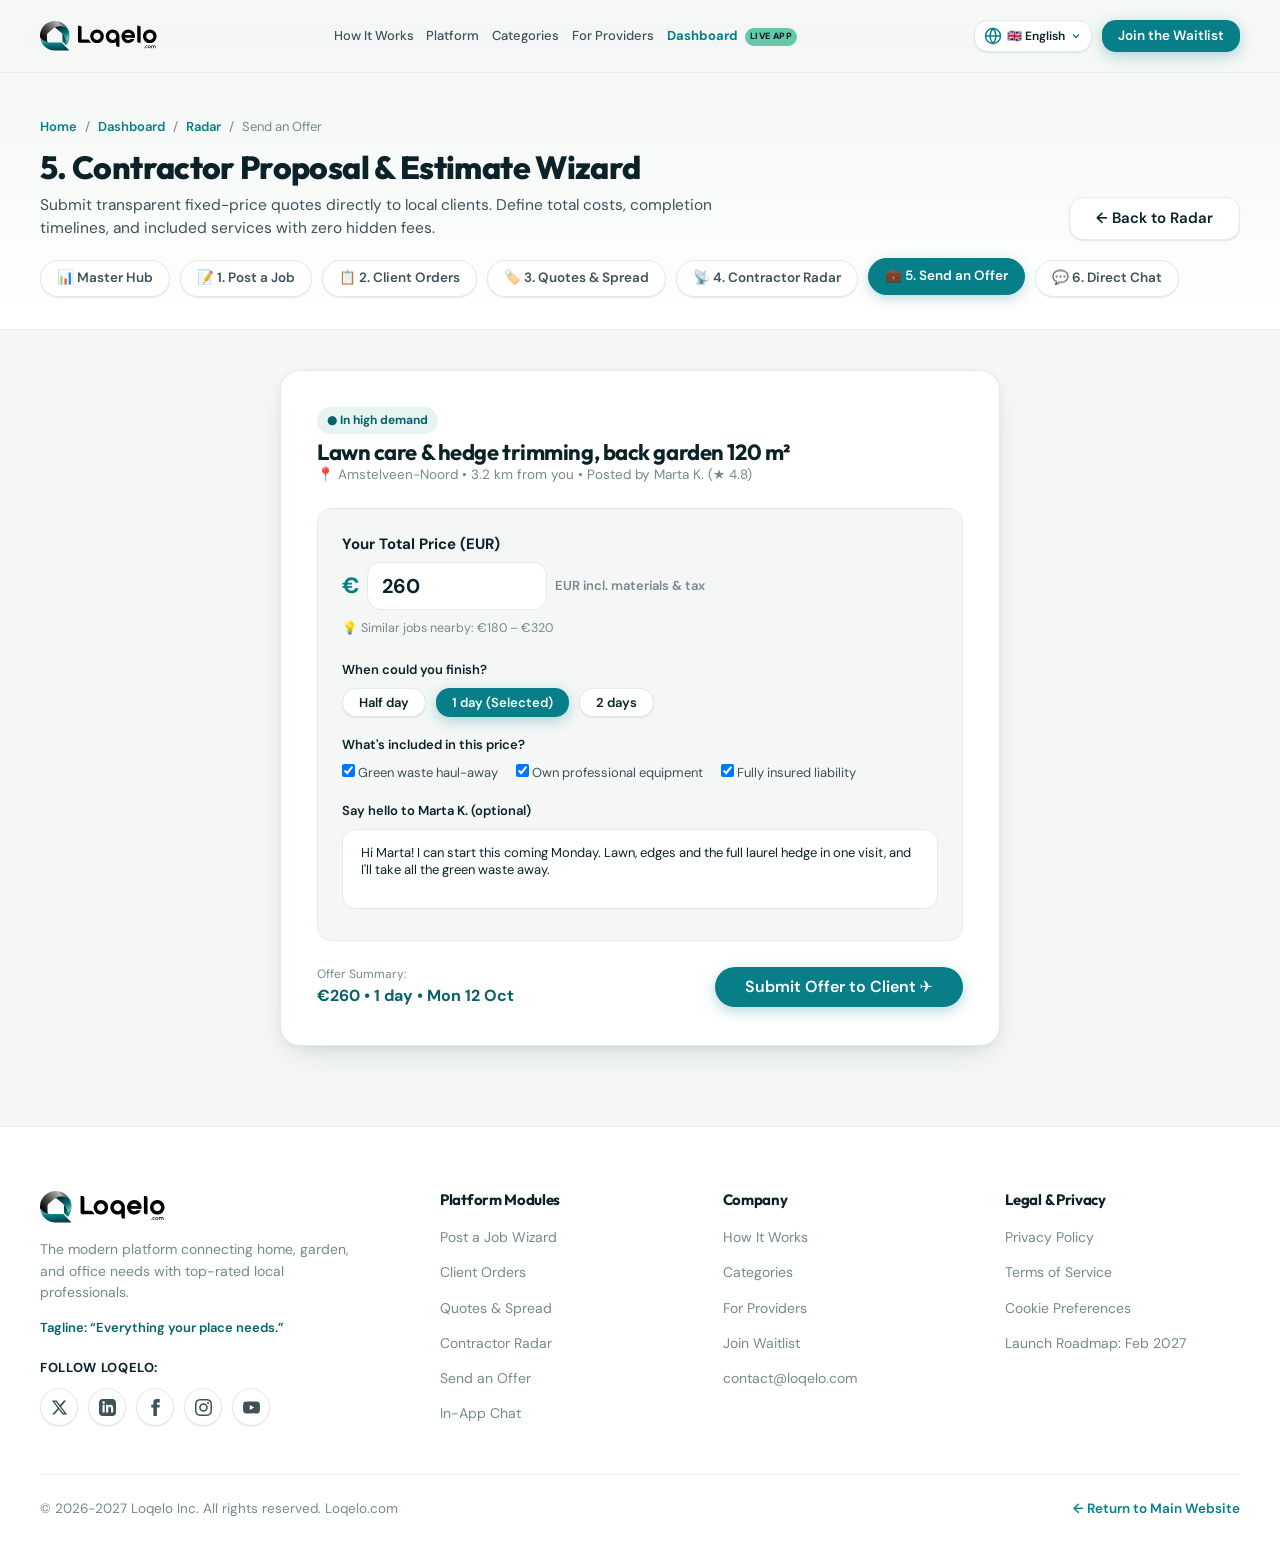
<file: bidding.html>
﻿<!DOCTYPE html>
<html lang="en">
<head>
  <meta charset="UTF-8">
  <meta name="viewport" content="width=device-width, initial-scale=1.0">
  <title>Send an Offer / Proposal — Loqelo</title>
  <meta name="description" content="Submit fixed-price estimates and proposals to clients on Loqelo.">
  <link rel="icon" type="image/svg+xml" href="assets/logo/loqelo-logo.svg">

  <link rel="preconnect" href="https://fonts.googleapis.com">
  <link rel="preconnect" href="https://fonts.gstatic.com" crossorigin>
  <link href="https://fonts.googleapis.com/css2?family=DM+Sans:ital,opsz,wght@0,9..40,400;0,9..40,500;0,9..40,600;0,9..40,700;1,9..40,400&family=Outfit:wght@500;600;700;800;900&display=swap" rel="stylesheet">

  <link rel="stylesheet" href="css/tokens.css">
  <link rel="stylesheet" href="css/styles.css">

  <script async src="https://www.googletagmanager.com/gtag/js?id=G-LOQELO2027"></script>
  <script>
    window.dataLayer = window.dataLayer || [];
    function gtag(){dataLayer.push(arguments);}
    gtag('js', new Date());
    gtag('config', 'G-LOQELO2027');
  </script>
</head>
<body>

  <!-- ==========================================================================
       HEADER
       ========================================================================== -->
  <header class="site-header">
    <div class="container nav-wrap">
      <a href="index.html" class="brand-logo-link" aria-label="Loqelo Home">
        <img src="assets/logo/loqelo-logo.svg" alt="Loqelo Logo" class="brand-logo-img">
      </a>

      <nav id="site-main-nav" aria-label="Main Navigation">
        <div class="mobile-drawer-header">
          <img src="assets/logo/loqelo-logo.svg" alt="Loqelo Logo" class="brand-logo-img" style="height:28px;">
          <button class="mobile-drawer-close" id="mobile-drawer-close" aria-label="Close Navigation Menu">&times;</button>
        </div>
        <ul class="nav-links">
          <li><a href="index.html#how-it-works" class="nav-link">How It Works</a></li>
          <li><a href="index.html#showcase" class="nav-link">Platform</a></li>
          <li><a href="index.html#categories" class="nav-link">Categories</a></li>
          <li><a href="index.html#for-providers" class="nav-link">For Providers</a></li>
          <li><a href="dashboard.html" class="nav-link" style="color:var(--teal); font-weight:700;">Dashboard <span class="badge-live-pill">Live App</span></a></li>
        </ul>

        <div class="mobile-drawer-subpages">
          <div class="mobile-drawer-title">Platform Experience Apps</div>
          <div class="mobile-drawer-grid">
            <a href="post-job.html" class="mobile-drawer-pill"><span>📝</span> Post a Job</a>
            <a href="client-orders.html" class="mobile-drawer-pill"><span>📋</span> Orders</a>
            <a href="quotes.html" class="mobile-drawer-pill"><span>💰</span> Quotes</a>
            <a href="contractor-radar.html" class="mobile-drawer-pill"><span>📡</span> Radar</a>
            <a href="bidding.html" class="mobile-drawer-pill"><span>🤝</span> Bidding</a>
            <a href="chat.html" class="mobile-drawer-pill"><span>💬</span> Chat</a>
          </div>
        </div>

        <div class="mobile-drawer-cta">
          <a href="index.html#waitlist" class="btn btn-primary">Join the Waitlist</a>
        </div>
      </nav>

      <div class="nav-actions">
        <div class="custom-lang-selector-wrap">
          <button class="custom-lang-btn" id="custom-lang-btn" aria-haspopup="true" aria-expanded="false" title="Change Language">
            <svg width="18" height="18" viewBox="0 0 24 24" fill="none" stroke="currentColor" stroke-width="2">
              <circle cx="12" cy="12" r="10"></circle>
              <line x1="2" y1="12" x2="22" y2="12"></line>
              <path d="M12 2a15.3 15.3 0 0 1 4 10 15.3 15.3 0 0 1-4 10 15.3 15.3 0 0 1-4-10 15.3 15.3 0 0 1 4-10z"></path>
            </svg>
            <span id="custom-current-lang">🇬🇧 English</span>
            <svg width="12" height="12" viewBox="0 0 24 24" fill="none" stroke="currentColor" stroke-width="2.5"><polyline points="6 9 12 15 18 9"></polyline></svg>
          </button>
          <ul class="custom-lang-dropdown" id="custom-lang-dropdown">
            <li class="custom-lang-opt active" data-lang="en">🇬🇧 English</li>
            <li class="custom-lang-opt" data-lang="pl">🇵🇱 Polski</li>
            <li class="custom-lang-opt" data-lang="de">🇩🇪 Deutsch</li>
            <li class="custom-lang-opt" data-lang="fr">🇫🇷 Français</li>
            <li class="custom-lang-opt" data-lang="es">🇪🇸 Español</li>
            <li class="custom-lang-opt" data-lang="nl">🇳🇱 Nederlands</li>
            <li class="custom-lang-opt" data-lang="it">🇮🇹 Italiano</li>
            <li class="custom-lang-opt" data-lang="bn">🇧🇩 বাংলা</li>
            <li class="custom-lang-opt" data-lang="ar">🇸🇦 العربية</li>
            <li class="custom-lang-opt" data-lang="zh-CN">🇨🇳 中文</li>
          </ul>
        </div>
        <div id="google_translate_element"></div>

        <a href="index.html#waitlist" class="btn btn-primary">Join the Waitlist</a>

        <!-- Responsive Mobile Menu Toggle -->
        <button class="mobile-menu-toggle" id="mobile-menu-toggle" aria-label="Toggle navigation menu" aria-expanded="false">
          <span class="hamburger-icon">
            <span class="hamburger-bar"></span>
            <span class="hamburger-bar"></span>
            <span class="hamburger-bar"></span>
          </span>
        </button>
      </div>
    </div>
  </header>
  <div class="mobile-nav-backdrop" id="mobile-nav-backdrop"></div>

  <!-- ==========================================================================
       SUBPAGE HERO
       ========================================================================== -->
  <section class="subpage-hero">
    <div class="container">
      <div class="subpage-breadcrumb">
        <a href="index.html">Home</a>
        <span>/</span>
        <a href="dashboard.html">Dashboard</a>
        <span>/</span>
        <a href="contractor-radar.html">Radar</a>
        <span>/</span>
        <span>Send an Offer</span>
      </div>

      <div style="display: flex; justify-content: space-between; align-items: flex-end; flex-wrap: wrap; gap: 16px;">
        <div>
          <h1 class="subpage-hero-title">5. Contractor Proposal &amp; Estimate Wizard</h1>
          <p class="subpage-hero-desc">
            Submit transparent fixed-price quotes directly to local clients. Define total costs, completion timelines, and included services with zero hidden fees.
          </p>
        </div>
        <a href="contractor-radar.html" class="btn btn-secondary">← Back to Radar</a>
      </div>

      <!-- Quick Platform Navigation Pills -->
      <div class="subpage-nav-pills">
        <a href="dashboard.html" class="subpage-nav-pill">📊 Master Hub</a>
        <a href="post-job.html" class="subpage-nav-pill">📝 1. Post a Job</a>
        <a href="client-orders.html" class="subpage-nav-pill">📋 2. Client Orders</a>
        <a href="quotes.html" class="subpage-nav-pill">🏷️ 3. Quotes & Spread</a>
        <a href="contractor-radar.html" class="subpage-nav-pill">📡 4. Contractor Radar</a>
        <a href="bidding.html" class="subpage-nav-pill active">💼 5. Send an Offer</a>
        <a href="chat.html" class="subpage-nav-pill">💬 6. Direct Chat</a>
      </div>
    </div>
  </section>

  <!-- ==========================================================================
       MAIN BID FORM CONTAINER
       ========================================================================== -->
  <main class="subpage-main-wrap">
    <div class="container">
      <div style="max-width: 720px; margin: 0 auto; background: #FFFFFF; border: 1px solid var(--line); border-radius: var(--r-l); padding: 36px; box-shadow: var(--sh-2);">
        <div style="margin-bottom: 22px;">
          <span class="status-badge-live status-bids">● In high demand</span>
          <h3 style="font-size: 22px; color: var(--ink); margin-top: 6px;">Lawn care &amp; hedge trimming, back garden 120 m²</h3>
          <p style="font-size: 13.5px; color: var(--mute);">📍 Amstelveen-Noord • 3.2 km from you • Posted by Marta K. (★ 4.8)</p>
        </div>

        <div style="background: var(--bg); border: 1.5px solid var(--line); border-radius: var(--r-m); padding: 24px; margin-bottom: 24px;">
          <label style="font-weight: 700; color: var(--ink); display: block; margin-bottom: 6px;">Your Total Price (EUR)</label>
          <div style="display: flex; align-items: center; gap: 8px; margin-bottom: 6px;">
            <span style="font-size: 22px; font-weight: 700; color: var(--teal);">€</span>
            <input type="number" id="live-bid-price" class="form-input" value="260" style="font-size: 20px; font-weight: 700; max-width: 180px; padding: 10px 14px;">
            <span style="font-size: 13px; color: var(--mute); font-weight: 600;">EUR incl. materials &amp; tax</span>
          </div>
          <span style="font-size: 12.5px; color: var(--mute);">💡 Similar jobs nearby: €180 – €320</span>

          <div style="margin-top: 20px;">
            <label style="font-weight: 600; color: var(--ink); font-size: 13px; display: block; margin-bottom: 8px;">When could you finish?</label>
            <div style="display: flex; gap: 10px;">
              <button class="btn btn-secondary" style="padding: 7px 16px; font-size: 13px;">Half day</button>
              <button class="btn btn-primary" style="padding: 7px 16px; font-size: 13px;">1 day (Selected)</button>
              <button class="btn btn-secondary" style="padding: 7px 16px; font-size: 13px;">2 days</button>
            </div>
          </div>

          <div style="margin-top: 18px;">
            <label style="font-weight: 600; color: var(--ink); font-size: 13px; display: block; margin-bottom: 8px;">What's included in this price?</label>
            <div style="display: flex; flex-wrap: wrap; gap: 18px; font-size: 13px;">
              <label><input type="checkbox" checked> Green waste haul-away</label>
              <label><input type="checkbox" checked> Own professional equipment</label>
              <label><input type="checkbox" checked> Fully insured liability</label>
            </div>
          </div>

          <div style="margin-top: 18px;">
            <label style="font-weight: 600; color: var(--ink); font-size: 13px; display: block; margin-bottom: 8px;">Say hello to Marta K. (optional)</label>
            <textarea class="form-input" style="height: 80px; resize: none; font-size: 13px;">Hi Marta! I can start this coming Monday. Lawn, edges and the full laurel hedge in one visit, and I'll take all the green waste away.</textarea>
          </div>
        </div>

        <div style="display: flex; justify-content: space-between; align-items: center; flex-wrap: wrap; gap: 16px;">
          <div>
            <span style="font-size: 12px; color: var(--mute); display: block;">Offer Summary:</span>
            <strong style="color: var(--teal-d); font-size: 16px;">€260 • 1 day • Mon 12 Oct</strong>
          </div>
          <a href="chat.html" class="btn btn-primary btn-lg" style="padding: 12px 30px;">
            Submit Offer to Client ✈
          </a>
        </div>
      </div>
    </div>
  </main>

  <!-- ==========================================================================
       FOOTER
       ========================================================================== -->
  <footer class="site-footer">
    <div class="container">
      <div class="footer-top-grid">
        <div class="footer-brand">
          <img src="assets/logo/loqelo-logo.svg" alt="Loqelo Logo" height="32">
          <p>The modern platform connecting home, garden, and office needs with top-rated local professionals.</p>
          <div style="margin-top: 14px; font-size: 13px; font-weight: 600; color: var(--teal-d);">
            Tagline: “Everything your place needs.”
          </div>

          <div class="footer-social-bar">
            <span class="social-bar-label">Follow Loqelo:</span>
            <div class="social-links-row">
              <a href="https://x.com/loqelo" target="_blank" rel="noopener noreferrer" class="social-icon-btn" aria-label="Follow Loqelo on X" title="X"><svg viewBox="0 0 24 24"><path d="M18.244 2.25h3.308l-7.227 8.26 8.502 11.24H16.17l-5.214-6.817L4.99 21.75H1.68l7.73-8.835L1.254 2.25H8.08l4.713 6.231zm-1.161 17.52h1.833L7.084 4.126H5.117z"/></svg></a>
              <a href="https://linkedin.com/company/loqelo" target="_blank" rel="noopener noreferrer" class="social-icon-btn" aria-label="Follow Loqelo on LinkedIn" title="LinkedIn"><svg viewBox="0 0 24 24"><path d="M19 0h-14c-2.761 0-5 2.239-5 5v14c0 2.761 2.239 5 5 5h14c2.762 0 5-2.239 5-5v-14c0-2.761-2.238-5-5-5zm-11 19h-3v-11h3v11zm-1.5-12.268c-.966 0-1.75-.79-1.75-1.764s.784-1.764 1.75-1.764 1.75.79 1.75 1.764-.783 1.764-1.75 1.764zm13.5 12.268h-3v-5.604c0-3.368-4-3.113-4 0v5.604h-3v-11h3v1.765c1.396-2.586 7-2.777 7 2.476v6.759z"/></svg></a>
              <a href="https://facebook.com/loqelo" target="_blank" rel="noopener noreferrer" class="social-icon-btn" aria-label="Follow Loqelo on Facebook" title="Facebook"><svg viewBox="0 0 24 24"><path d="M9 8H6v4h3v12h5V12h3.642L18 8h-4V6.333C14 5.374 14.5 5 15.6 5H18V0h-3.808C10.595 0 9 1.583 9 4.615V8z"/></svg></a>
              <a href="https://instagram.com/loqelo" target="_blank" rel="noopener noreferrer" class="social-icon-btn" aria-label="Follow Loqelo on Instagram" title="Instagram"><svg viewBox="0 0 24 24"><path d="M12 2.163c3.204 0 3.584.012 4.85.07 3.252.148 4.771 1.691 4.919 4.919.058 1.265.069 1.645.069 4.849 0 3.205-.012 3.584-.069 4.849-.149 3.225-1.664 4.771-4.919 4.919-1.266.058-1.644.07-4.85.07-3.204 0-3.584-.012-4.849-.07-3.26-.149-4.771-1.699-4.919-4.92-.058-1.265-.07-1.644-.07-4.849 0-3.204.013-3.583.07-4.849.149-3.227 1.664-4.771 4.919-4.919 1.266-.057 1.645-.069 4.849-.069zm0-2.163c-3.259 0-3.667.014-4.947.072-4.358.2-6.78 2.618-6.98 6.98-.059 1.281-.073 1.689-.073 4.948 0 3.259.014 3.668.072 4.948.2 4.358 2.618 6.78 6.98 6.98 1.281.058 1.689.072 4.948.072 3.259 0 3.668-.014 4.948-.072 4.354-.2 6.782-2.618 6.979-6.98.059-1.28.073-1.689.073-4.948 0-3.259-.014-3.667-.072-4.947-.196-4.354-2.617-6.78-6.979-6.98-1.281-.059-1.69-.073-4.949-.073zm0 5.838c-3.403 0-6.162 2.759-6.162 6.162s2.759 6.163 6.162 6.163 6.162-2.759 6.162-6.163c0-3.403-2.759-6.162-6.162-6.162zm0 10.162c-2.209 0-4-1.79-4-4 0-2.209 1.791-4 4-4s4 1.791 4 4c0 2.21-1.791 4-4 4zm6.406-11.845c-.796 0-1.441.645-1.441 1.44s.645 1.44 1.441 1.44c.795 0 1.439-.645 1.439-1.44s-.644-1.44-1.439-1.44z"/></svg></a>
              <a href="https://youtube.com/@loqelo" target="_blank" rel="noopener noreferrer" class="social-icon-btn" aria-label="Follow Loqelo on YouTube" title="YouTube"><svg viewBox="0 0 24 24"><path d="M23.498 6.186a3.016 3.016 0 0 0-2.122-2.136C19.505 3.545 12 3.545 12 3.545s-7.505 0-9.377.505A3.017 3.017 0 0 0 .502 6.186C0 8.07 0 12 0 12s0 3.93.502 5.814a3.016 3.016 0 0 0 2.122 2.136c1.871.505 9.376.505 9.376.505s7.505 0 9.377-.505a3.015 3.015 0 0 0 2.122-2.136C24 15.93 24 12 24 12s0-3.93-.502-5.814zM9.545 15.568V8.432L15.818 12l-6.273 3.568z"/></svg></a>
            </div>
          </div>
        </div>

        <div class="footer-col">
          <h5>Platform Modules</h5>
          <ul class="footer-links-list">
            <li><a href="post-job.html">Post a Job Wizard</a></li>
            <li><a href="client-orders.html">Client Orders</a></li>
            <li><a href="quotes.html">Quotes &amp; Spread</a></li>
            <li><a href="contractor-radar.html">Contractor Radar</a></li>
            <li><a href="bidding.html">Send an Offer</a></li>
            <li><a href="chat.html">In-App Chat</a></li>
          </ul>
        </div>

        <div class="footer-col">
          <h5>Company</h5>
          <ul class="footer-links-list">
            <li><a href="index.html#how-it-works">How It Works</a></li>
            <li><a href="index.html#categories">Categories</a></li>
            <li><a href="index.html#for-providers">For Providers</a></li>
            <li><a href="index.html#waitlist">Join Waitlist</a></li>
            <li><a href="mailto:contact@loqelo.com">contact@loqelo.com</a></li>
          </ul>
        </div>

        <div class="footer-col">
          <h5>Legal &amp; Privacy</h5>
          <ul class="footer-links-list">
            <li><a href="#">Privacy Policy</a></li>
            <li><a href="#">Terms of Service</a></li>
            <li><a href="#">Cookie Preferences</a></li>
            <li><a href="#">Launch Roadmap: Feb 2027</a></li>
          </ul>
        </div>
      </div>

      <div class="footer-bottom-bar">
        <div>
          &copy; 2026-2027 Loqelo Inc. All rights reserved. Loqelo.com
        </div>
        <div>
          <a href="index.html" style="color: var(--teal); font-weight: 600; text-decoration: none;">← Return to Main Website</a>
        </div>
      </div>
    </div>
  </footer>

  <script src="js/translations.js"></script>
  <script src="js/analytics.js"></script>
  <script src="js/app.js"></script>
</body>
</html>
</file>
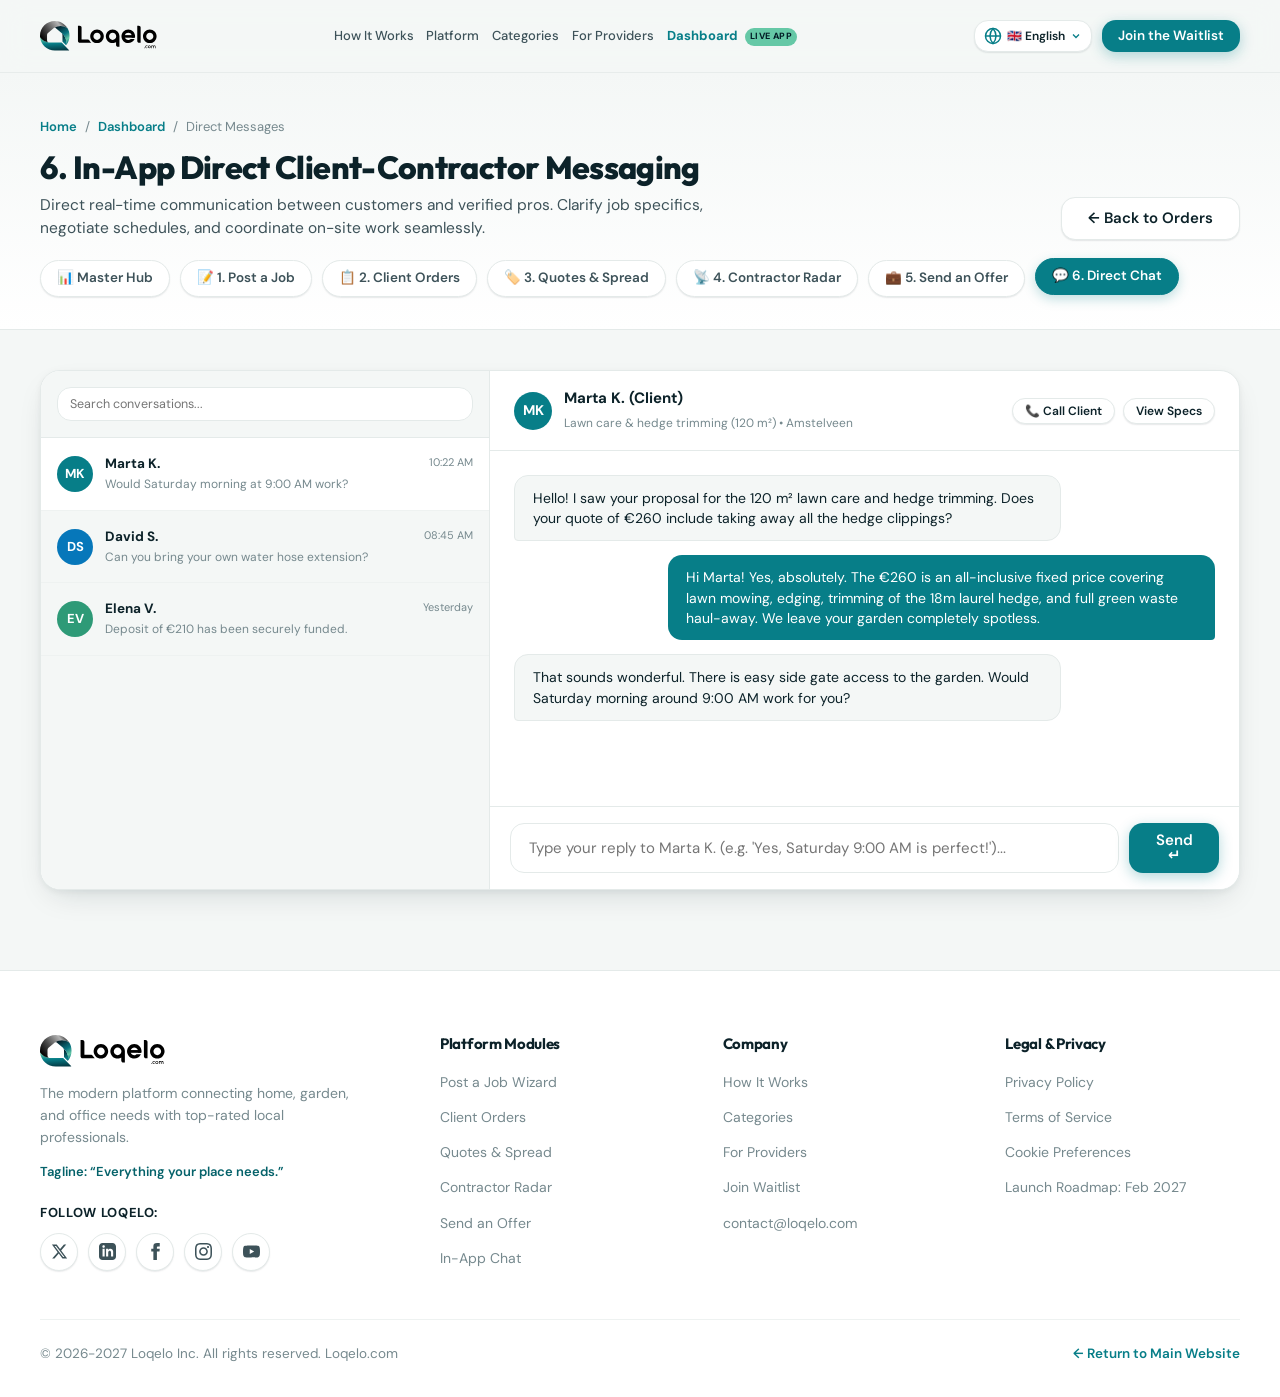
<file: chat.html>
﻿<!DOCTYPE html>
<html lang="en">
<head>
  <meta charset="UTF-8">
  <meta name="viewport" content="width=device-width, initial-scale=1.0">
  <title>In-App Direct Chat & Messaging — Loqelo</title>
  <meta name="description" content="Secure in-app direct messaging between customers and service providers on Loqelo.">
  <link rel="icon" type="image/svg+xml" href="assets/logo/loqelo-logo.svg">

  <link rel="preconnect" href="https://fonts.googleapis.com">
  <link rel="preconnect" href="https://fonts.gstatic.com" crossorigin>
  <link href="https://fonts.googleapis.com/css2?family=DM+Sans:ital,opsz,wght@0,9..40,400;0,9..40,500;0,9..40,600;0,9..40,700;1,9..40,400&family=Outfit:wght@500;600;700;800;900&display=swap" rel="stylesheet">

  <link rel="stylesheet" href="css/tokens.css">
  <link rel="stylesheet" href="css/styles.css">

  <script async src="https://www.googletagmanager.com/gtag/js?id=G-LOQELO2027"></script>
  <script>
    window.dataLayer = window.dataLayer || [];
    function gtag(){dataLayer.push(arguments);}
    gtag('js', new Date());
    gtag('config', 'G-LOQELO2027');
  </script>
</head>
<body>

  <!-- ==========================================================================
       HEADER
       ========================================================================== -->
  <header class="site-header">
    <div class="container nav-wrap">
      <a href="index.html" class="brand-logo-link" aria-label="Loqelo Home">
        <img src="assets/logo/loqelo-logo.svg" alt="Loqelo Logo" class="brand-logo-img">
      </a>

      <nav id="site-main-nav" aria-label="Main Navigation">
        <div class="mobile-drawer-header">
          <img src="assets/logo/loqelo-logo.svg" alt="Loqelo Logo" class="brand-logo-img" style="height:28px;">
          <button class="mobile-drawer-close" id="mobile-drawer-close" aria-label="Close Navigation Menu">&times;</button>
        </div>
        <ul class="nav-links">
          <li><a href="index.html#how-it-works" class="nav-link">How It Works</a></li>
          <li><a href="index.html#showcase" class="nav-link">Platform</a></li>
          <li><a href="index.html#categories" class="nav-link">Categories</a></li>
          <li><a href="index.html#for-providers" class="nav-link">For Providers</a></li>
          <li><a href="dashboard.html" class="nav-link" style="color:var(--teal); font-weight:700;">Dashboard <span class="badge-live-pill">Live App</span></a></li>
        </ul>

        <div class="mobile-drawer-subpages">
          <div class="mobile-drawer-title">Platform Experience Apps</div>
          <div class="mobile-drawer-grid">
            <a href="post-job.html" class="mobile-drawer-pill"><span>📝</span> Post a Job</a>
            <a href="client-orders.html" class="mobile-drawer-pill"><span>📋</span> Orders</a>
            <a href="quotes.html" class="mobile-drawer-pill"><span>💰</span> Quotes</a>
            <a href="contractor-radar.html" class="mobile-drawer-pill"><span>📡</span> Radar</a>
            <a href="bidding.html" class="mobile-drawer-pill"><span>🤝</span> Bidding</a>
            <a href="chat.html" class="mobile-drawer-pill"><span>💬</span> Chat</a>
          </div>
        </div>

        <div class="mobile-drawer-cta">
          <a href="index.html#waitlist" class="btn btn-primary">Join the Waitlist</a>
        </div>
      </nav>

      <div class="nav-actions">
        <div class="custom-lang-selector-wrap">
          <button class="custom-lang-btn" id="custom-lang-btn" aria-haspopup="true" aria-expanded="false" title="Change Language">
            <svg width="18" height="18" viewBox="0 0 24 24" fill="none" stroke="currentColor" stroke-width="2">
              <circle cx="12" cy="12" r="10"></circle>
              <line x1="2" y1="12" x2="22" y2="12"></line>
              <path d="M12 2a15.3 15.3 0 0 1 4 10 15.3 15.3 0 0 1-4 10 15.3 15.3 0 0 1-4-10 15.3 15.3 0 0 1 4-10z"></path>
            </svg>
            <span id="custom-current-lang">🇬🇧 English</span>
            <svg width="12" height="12" viewBox="0 0 24 24" fill="none" stroke="currentColor" stroke-width="2.5"><polyline points="6 9 12 15 18 9"></polyline></svg>
          </button>
          <ul class="custom-lang-dropdown" id="custom-lang-dropdown">
            <li class="custom-lang-opt active" data-lang="en">🇬🇧 English</li>
            <li class="custom-lang-opt" data-lang="pl">🇵🇱 Polski</li>
            <li class="custom-lang-opt" data-lang="de">🇩🇪 Deutsch</li>
            <li class="custom-lang-opt" data-lang="fr">🇫🇷 Français</li>
            <li class="custom-lang-opt" data-lang="es">🇪🇸 Español</li>
            <li class="custom-lang-opt" data-lang="nl">🇳🇱 Nederlands</li>
            <li class="custom-lang-opt" data-lang="it">🇮🇹 Italiano</li>
            <li class="custom-lang-opt" data-lang="bn">🇧🇩 বাংলা</li>
            <li class="custom-lang-opt" data-lang="ar">🇸🇦 العربية</li>
            <li class="custom-lang-opt" data-lang="zh-CN">🇨🇳 中文</li>
          </ul>
        </div>
        <div id="google_translate_element"></div>

        <a href="index.html#waitlist" class="btn btn-primary">Join the Waitlist</a>

        <!-- Responsive Mobile Menu Toggle -->
        <button class="mobile-menu-toggle" id="mobile-menu-toggle" aria-label="Toggle navigation menu" aria-expanded="false">
          <span class="hamburger-icon">
            <span class="hamburger-bar"></span>
            <span class="hamburger-bar"></span>
            <span class="hamburger-bar"></span>
          </span>
        </button>
      </div>
    </div>
  </header>
  <div class="mobile-nav-backdrop" id="mobile-nav-backdrop"></div>

  <!-- ==========================================================================
       SUBPAGE HERO
       ========================================================================== -->
  <section class="subpage-hero">
    <div class="container">
      <div class="subpage-breadcrumb">
        <a href="index.html">Home</a>
        <span>/</span>
        <a href="dashboard.html">Dashboard</a>
        <span>/</span>
        <span>Direct Messages</span>
      </div>

      <div style="display: flex; justify-content: space-between; align-items: flex-end; flex-wrap: wrap; gap: 16px;">
        <div>
          <h1 class="subpage-hero-title">6. In-App Direct Client-Contractor Messaging</h1>
          <p class="subpage-hero-desc">
            Direct real-time communication between customers and verified pros. Clarify job specifics, negotiate schedules, and coordinate on-site work seamlessly.
          </p>
        </div>
        <a href="client-orders.html" class="btn btn-secondary">← Back to Orders</a>
      </div>

      <!-- Quick Platform Navigation Pills -->
      <div class="subpage-nav-pills">
        <a href="dashboard.html" class="subpage-nav-pill">📊 Master Hub</a>
        <a href="post-job.html" class="subpage-nav-pill">📝 1. Post a Job</a>
        <a href="client-orders.html" class="subpage-nav-pill">📋 2. Client Orders</a>
        <a href="quotes.html" class="subpage-nav-pill">🏷️ 3. Quotes & Spread</a>
        <a href="contractor-radar.html" class="subpage-nav-pill">📡 4. Contractor Radar</a>
        <a href="bidding.html" class="subpage-nav-pill">💼 5. Send an Offer</a>
        <a href="chat.html" class="subpage-nav-pill active">💬 6. Direct Chat</a>
      </div>
    </div>
  </section>

  <!-- ==========================================================================
       MAIN CHAT CONTAINER
       ========================================================================== -->
  <main class="subpage-main-wrap">
    <div class="container">
      <div class="chat-live-container">
        <!-- Left Contacts List -->
        <div class="chat-contacts-col">
          <div style="padding: 16px; border-bottom: 1px solid var(--line);">
            <input type="text" class="form-input" placeholder="Search conversations..." style="padding: 8px 12px; font-size: 12.5px;">
          </div>
          
          <div class="chat-contact-item active">
            <div class="avatar-circle" style="background: var(--teal); width: 36px; height: 36px; font-size: 13px;">MK</div>
            <div style="flex: 1; overflow: hidden;">
              <div style="display: flex; justify-content: space-between;">
                <strong style="font-size: 13.5px; color: var(--ink);">Marta K.</strong>
                <span style="font-size: 11px; color: var(--mute);">10:22 AM</span>
              </div>
              <div style="font-size: 12px; color: var(--mute); white-space: nowrap; overflow: hidden; text-overflow: ellipsis;">Would Saturday morning at 9:00 AM work?</div>
            </div>
          </div>

          <div class="chat-contact-item">
            <div class="avatar-circle" style="background: #0677BA; width: 36px; height: 36px; font-size: 13px;">DS</div>
            <div style="flex: 1; overflow: hidden;">
              <div style="display: flex; justify-content: space-between;">
                <strong style="font-size: 13.5px; color: var(--ink);">David S.</strong>
                <span style="font-size: 11px; color: var(--mute);">08:45 AM</span>
              </div>
              <div style="font-size: 12px; color: var(--mute); white-space: nowrap; overflow: hidden; text-overflow: ellipsis;">Can you bring your own water hose extension?</div>
            </div>
          </div>

          <div class="chat-contact-item">
            <div class="avatar-circle" style="background: var(--mint-d); width: 36px; height: 36px; font-size: 13px;">EV</div>
            <div style="flex: 1; overflow: hidden;">
              <div style="display: flex; justify-content: space-between;">
                <strong style="font-size: 13.5px; color: var(--ink);">Elena V.</strong>
                <span style="font-size: 11px; color: var(--mute);">Yesterday</span>
              </div>
              <div style="font-size: 12px; color: var(--mute); white-space: nowrap; overflow: hidden; text-overflow: ellipsis;">Deposit of €210 has been securely funded.</div>
            </div>
          </div>
        </div>

        <!-- Right Active Chat Window -->
        <div class="chat-main-window">
          <div class="chat-header-bar">
            <div style="display: flex; gap: 12px; align-items: center;">
              <div class="avatar-circle" style="background: var(--teal); width: 38px; height: 38px;">MK</div>
              <div>
                <strong style="font-size: 15px; color: var(--ink); display: block;">Marta K. (Client)</strong>
                <span style="font-size: 12px; color: var(--mute);">Lawn care &amp; hedge trimming (120 m²) • Amstelveen</span>
              </div>
            </div>
            <div style="display: flex; gap: 8px;">
              <button class="btn btn-secondary" style="padding: 6px 12px; font-size: 12px;" onclick="alert('Connecting encrypted voice call with client...')">📞 Call Client</button>
              <button class="btn btn-secondary" style="padding: 6px 12px; font-size: 12px;" onclick="alert('Viewing client specifications and address: Amstelveen-Noord, 1181 JA.')">View Specs</button>
            </div>
          </div>

          <div class="chat-messages-area" id="chat-messages-area">
            <div class="chat-msg-row incoming">
              <div class="chat-bubble">
                Hello! I saw your proposal for the 120 m² lawn care and hedge trimming. Does your quote of €260 include taking away all the hedge clippings?
              </div>
            </div>

            <div class="chat-msg-row outgoing">
              <div class="chat-bubble">
                Hi Marta! Yes, absolutely. The €260 is an all-inclusive fixed price covering lawn mowing, edging, trimming of the 18m laurel hedge, and full green waste haul-away. We leave your garden completely spotless.
              </div>
            </div>

            <div class="chat-msg-row incoming">
              <div class="chat-bubble">
                That sounds wonderful. There is easy side gate access to the garden. Would Saturday morning around 9:00 AM work for you?
              </div>
            </div>
          </div>

          <div class="chat-input-row">
            <input type="text" id="live-chat-input" class="form-input" placeholder="Type your reply to Marta K. (e.g. 'Yes, Saturday 9:00 AM is perfect!')...">
            <button class="btn btn-primary" id="btn-send-live-chat" style="padding: 10px 22px;">Send ↵</button>
          </div>
        </div>
      </div>
    </div>
  </main>

  <!-- ==========================================================================
       FOOTER
       ========================================================================== -->
  <footer class="site-footer">
    <div class="container">
      <div class="footer-top-grid">
        <div class="footer-brand">
          <img src="assets/logo/loqelo-logo.svg" alt="Loqelo Logo" height="32">
          <p>The modern platform connecting home, garden, and office needs with top-rated local professionals.</p>
          <div style="margin-top: 14px; font-size: 13px; font-weight: 600; color: var(--teal-d);">
            Tagline: “Everything your place needs.”
          </div>

          <div class="footer-social-bar">
            <span class="social-bar-label">Follow Loqelo:</span>
            <div class="social-links-row">
              <a href="https://x.com/loqelo" target="_blank" rel="noopener noreferrer" class="social-icon-btn" aria-label="Follow Loqelo on X" title="X"><svg viewBox="0 0 24 24"><path d="M18.244 2.25h3.308l-7.227 8.26 8.502 11.24H16.17l-5.214-6.817L4.99 21.75H1.68l7.73-8.835L1.254 2.25H8.08l4.713 6.231zm-1.161 17.52h1.833L7.084 4.126H5.117z"/></svg></a>
              <a href="https://linkedin.com/company/loqelo" target="_blank" rel="noopener noreferrer" class="social-icon-btn" aria-label="Follow Loqelo on LinkedIn" title="LinkedIn"><svg viewBox="0 0 24 24"><path d="M19 0h-14c-2.761 0-5 2.239-5 5v14c0 2.761 2.239 5 5 5h14c2.762 0 5-2.239 5-5v-14c0-2.761-2.238-5-5-5zm-11 19h-3v-11h3v11zm-1.5-12.268c-.966 0-1.75-.79-1.75-1.764s.784-1.764 1.75-1.764 1.75.79 1.75 1.764-.783 1.764-1.75 1.764zm13.5 12.268h-3v-5.604c0-3.368-4-3.113-4 0v5.604h-3v-11h3v1.765c1.396-2.586 7-2.777 7 2.476v6.759z"/></svg></a>
              <a href="https://facebook.com/loqelo" target="_blank" rel="noopener noreferrer" class="social-icon-btn" aria-label="Follow Loqelo on Facebook" title="Facebook"><svg viewBox="0 0 24 24"><path d="M9 8H6v4h3v12h5V12h3.642L18 8h-4V6.333C14 5.374 14.5 5 15.6 5H18V0h-3.808C10.595 0 9 1.583 9 4.615V8z"/></svg></a>
              <a href="https://instagram.com/loqelo" target="_blank" rel="noopener noreferrer" class="social-icon-btn" aria-label="Follow Loqelo on Instagram" title="Instagram"><svg viewBox="0 0 24 24"><path d="M12 2.163c3.204 0 3.584.012 4.85.07 3.252.148 4.771 1.691 4.919 4.919.058 1.265.069 1.645.069 4.849 0 3.205-.012 3.584-.069 4.849-.149 3.225-1.664 4.771-4.919 4.919-1.266.058-1.644.07-4.85.07-3.204 0-3.584-.012-4.849-.07-3.26-.149-4.771-1.699-4.919-4.92-.058-1.265-.07-1.644-.07-4.849 0-3.204.013-3.583.07-4.849.149-3.227 1.664-4.771 4.919-4.919 1.266-.057 1.645-.069 4.849-.069zm0-2.163c-3.259 0-3.667.014-4.947.072-4.358.2-6.78 2.618-6.98 6.98-.059 1.281-.073 1.689-.073 4.948 0 3.259.014 3.668.072 4.948.2 4.358 2.618 6.78 6.98 6.98 1.281.058 1.689.072 4.948.072 3.259 0 3.668-.014 4.948-.072 4.354-.2 6.782-2.618 6.979-6.98.059-1.28.073-1.689.073-4.948 0-3.259-.014-3.667-.072-4.947-.196-4.354-2.617-6.78-6.979-6.98-1.281-.059-1.69-.073-4.949-.073zm0 5.838c-3.403 0-6.162 2.759-6.162 6.162s2.759 6.163 6.162 6.163 6.162-2.759 6.162-6.163c0-3.403-2.759-6.162-6.162-6.162zm0 10.162c-2.209 0-4-1.79-4-4 0-2.209 1.791-4 4-4s4 1.791 4 4c0 2.21-1.791 4-4 4zm6.406-11.845c-.796 0-1.441.645-1.441 1.44s.645 1.44 1.441 1.44c.795 0 1.439-.645 1.439-1.44s-.644-1.44-1.439-1.44z"/></svg></a>
              <a href="https://youtube.com/@loqelo" target="_blank" rel="noopener noreferrer" class="social-icon-btn" aria-label="Follow Loqelo on YouTube" title="YouTube"><svg viewBox="0 0 24 24"><path d="M23.498 6.186a3.016 3.016 0 0 0-2.122-2.136C19.505 3.545 12 3.545 12 3.545s-7.505 0-9.377.505A3.017 3.017 0 0 0 .502 6.186C0 8.07 0 12 0 12s0 3.93.502 5.814a3.016 3.016 0 0 0 2.122 2.136c1.871.505 9.376.505 9.376.505s7.505 0 9.377-.505a3.015 3.015 0 0 0 2.122-2.136C24 15.93 24 12 24 12s0-3.93-.502-5.814zM9.545 15.568V8.432L15.818 12l-6.273 3.568z"/></svg></a>
            </div>
          </div>
        </div>

        <div class="footer-col">
          <h5>Platform Modules</h5>
          <ul class="footer-links-list">
            <li><a href="post-job.html">Post a Job Wizard</a></li>
            <li><a href="client-orders.html">Client Orders</a></li>
            <li><a href="quotes.html">Quotes &amp; Spread</a></li>
            <li><a href="contractor-radar.html">Contractor Radar</a></li>
            <li><a href="bidding.html">Send an Offer</a></li>
            <li><a href="chat.html">In-App Chat</a></li>
          </ul>
        </div>

        <div class="footer-col">
          <h5>Company</h5>
          <ul class="footer-links-list">
            <li><a href="index.html#how-it-works">How It Works</a></li>
            <li><a href="index.html#categories">Categories</a></li>
            <li><a href="index.html#for-providers">For Providers</a></li>
            <li><a href="index.html#waitlist">Join Waitlist</a></li>
            <li><a href="mailto:contact@loqelo.com">contact@loqelo.com</a></li>
          </ul>
        </div>

        <div class="footer-col">
          <h5>Legal &amp; Privacy</h5>
          <ul class="footer-links-list">
            <li><a href="#">Privacy Policy</a></li>
            <li><a href="#">Terms of Service</a></li>
            <li><a href="#">Cookie Preferences</a></li>
            <li><a href="#">Launch Roadmap: Feb 2027</a></li>
          </ul>
        </div>
      </div>

      <div class="footer-bottom-bar">
        <div>
          &copy; 2026-2027 Loqelo Inc. All rights reserved. Loqelo.com
        </div>
        <div>
          <a href="index.html" style="color: var(--teal); font-weight: 600; text-decoration: none;">← Return to Main Website</a>
        </div>
      </div>
    </div>
  </footer>

  <script src="js/translations.js"></script>
  <script src="js/analytics.js"></script>
  <script src="js/app.js"></script>
</body>
</html>
</file>
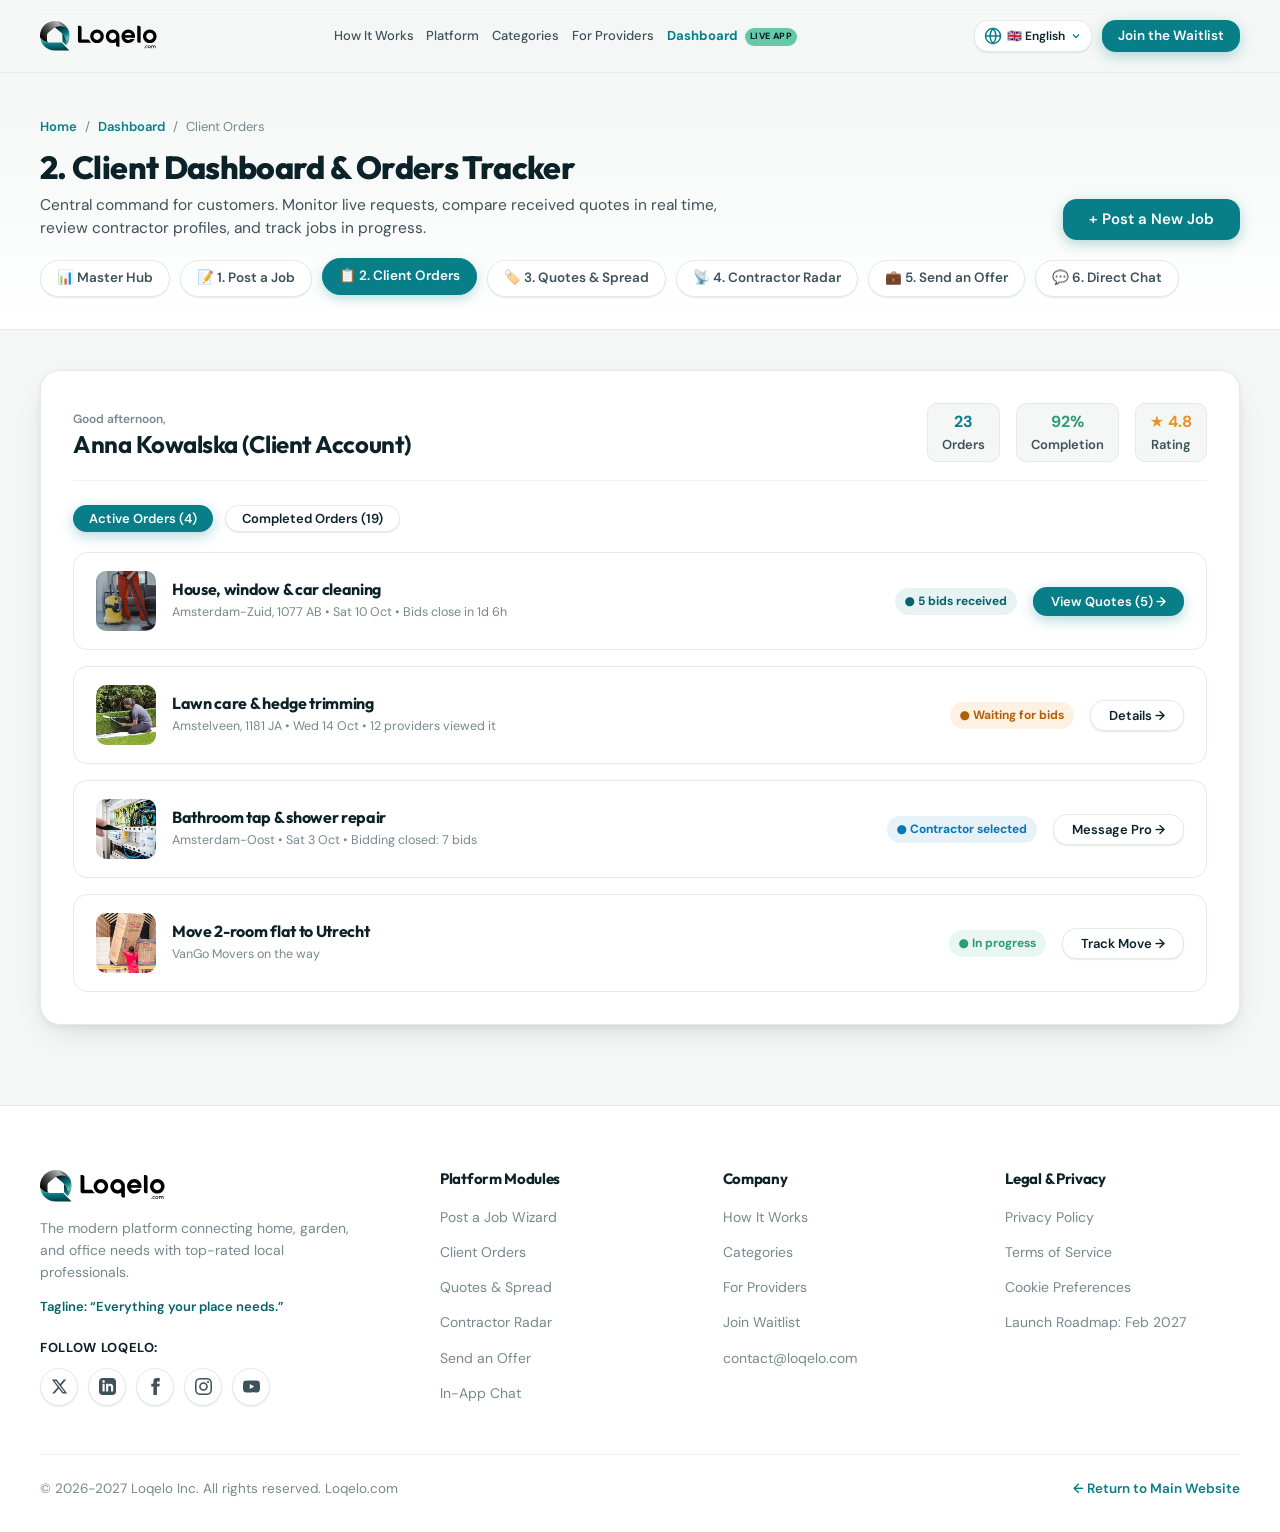
<file: client-orders.html>
﻿<!DOCTYPE html>
<html lang="en">
<head>
  <meta charset="UTF-8">
  <meta name="viewport" content="width=device-width, initial-scale=1.0">
  <title>Client Orders & Dashboard — Loqelo</title>
  <meta name="description" content="Manage your active and completed service orders on Loqelo. Track quotes, ratings, and contractor assignments.">
  <link rel="icon" type="image/svg+xml" href="assets/logo/loqelo-logo.svg">

  <link rel="preconnect" href="https://fonts.googleapis.com">
  <link rel="preconnect" href="https://fonts.gstatic.com" crossorigin>
  <link href="https://fonts.googleapis.com/css2?family=DM+Sans:ital,opsz,wght@0,9..40,400;0,9..40,500;0,9..40,600;0,9..40,700;1,9..40,400&family=Outfit:wght@500;600;700;800;900&display=swap" rel="stylesheet">

  <link rel="stylesheet" href="css/tokens.css">
  <link rel="stylesheet" href="css/styles.css">

  <script async src="https://www.googletagmanager.com/gtag/js?id=G-LOQELO2027"></script>
  <script>
    window.dataLayer = window.dataLayer || [];
    function gtag(){dataLayer.push(arguments);}
    gtag('js', new Date());
    gtag('config', 'G-LOQELO2027');
  </script>
</head>
<body>

  <!-- ==========================================================================
       HEADER
       ========================================================================== -->
  <header class="site-header">
    <div class="container nav-wrap">
      <a href="index.html" class="brand-logo-link" aria-label="Loqelo Home">
        <img src="assets/logo/loqelo-logo.svg" alt="Loqelo Logo" class="brand-logo-img">
      </a>

      <nav id="site-main-nav" aria-label="Main Navigation">
        <div class="mobile-drawer-header">
          <img src="assets/logo/loqelo-logo.svg" alt="Loqelo Logo" class="brand-logo-img" style="height:28px;">
          <button class="mobile-drawer-close" id="mobile-drawer-close" aria-label="Close Navigation Menu">&times;</button>
        </div>
        <ul class="nav-links">
          <li><a href="index.html#how-it-works" class="nav-link">How It Works</a></li>
          <li><a href="index.html#showcase" class="nav-link">Platform</a></li>
          <li><a href="index.html#categories" class="nav-link">Categories</a></li>
          <li><a href="index.html#for-providers" class="nav-link">For Providers</a></li>
          <li><a href="dashboard.html" class="nav-link" style="color:var(--teal); font-weight:700;">Dashboard <span class="badge-live-pill">Live App</span></a></li>
        </ul>

        <div class="mobile-drawer-subpages">
          <div class="mobile-drawer-title">Platform Experience Apps</div>
          <div class="mobile-drawer-grid">
            <a href="post-job.html" class="mobile-drawer-pill"><span>📝</span> Post a Job</a>
            <a href="client-orders.html" class="mobile-drawer-pill"><span>📋</span> Orders</a>
            <a href="quotes.html" class="mobile-drawer-pill"><span>💰</span> Quotes</a>
            <a href="contractor-radar.html" class="mobile-drawer-pill"><span>📡</span> Radar</a>
            <a href="bidding.html" class="mobile-drawer-pill"><span>🤝</span> Bidding</a>
            <a href="chat.html" class="mobile-drawer-pill"><span>💬</span> Chat</a>
          </div>
        </div>

        <div class="mobile-drawer-cta">
          <a href="index.html#waitlist" class="btn btn-primary">Join the Waitlist</a>
        </div>
      </nav>

      <div class="nav-actions">
        <div class="custom-lang-selector-wrap">
          <button class="custom-lang-btn" id="custom-lang-btn" aria-haspopup="true" aria-expanded="false" title="Change Language">
            <svg width="18" height="18" viewBox="0 0 24 24" fill="none" stroke="currentColor" stroke-width="2">
              <circle cx="12" cy="12" r="10"></circle>
              <line x1="2" y1="12" x2="22" y2="12"></line>
              <path d="M12 2a15.3 15.3 0 0 1 4 10 15.3 15.3 0 0 1-4 10 15.3 15.3 0 0 1-4-10 15.3 15.3 0 0 1 4-10z"></path>
            </svg>
            <span id="custom-current-lang">🇬🇧 English</span>
            <svg width="12" height="12" viewBox="0 0 24 24" fill="none" stroke="currentColor" stroke-width="2.5"><polyline points="6 9 12 15 18 9"></polyline></svg>
          </button>
          <ul class="custom-lang-dropdown" id="custom-lang-dropdown">
            <li class="custom-lang-opt active" data-lang="en">🇬🇧 English</li>
            <li class="custom-lang-opt" data-lang="pl">🇵🇱 Polski</li>
            <li class="custom-lang-opt" data-lang="de">🇩🇪 Deutsch</li>
            <li class="custom-lang-opt" data-lang="fr">🇫🇷 Français</li>
            <li class="custom-lang-opt" data-lang="es">🇪🇸 Español</li>
            <li class="custom-lang-opt" data-lang="nl">🇳🇱 Nederlands</li>
            <li class="custom-lang-opt" data-lang="it">🇮🇹 Italiano</li>
            <li class="custom-lang-opt" data-lang="bn">🇧🇩 বাংলা</li>
            <li class="custom-lang-opt" data-lang="ar">🇸🇦 العربية</li>
            <li class="custom-lang-opt" data-lang="zh-CN">🇨🇳 中文</li>
          </ul>
        </div>
        <div id="google_translate_element"></div>

        <a href="index.html#waitlist" class="btn btn-primary">Join the Waitlist</a>

        <!-- Responsive Mobile Menu Toggle -->
        <button class="mobile-menu-toggle" id="mobile-menu-toggle" aria-label="Toggle navigation menu" aria-expanded="false">
          <span class="hamburger-icon">
            <span class="hamburger-bar"></span>
            <span class="hamburger-bar"></span>
            <span class="hamburger-bar"></span>
          </span>
        </button>
      </div>
    </div>
  </header>
  <div class="mobile-nav-backdrop" id="mobile-nav-backdrop"></div>

  <!-- ==========================================================================
       SUBPAGE HERO
       ========================================================================== -->
  <section class="subpage-hero">
    <div class="container">
      <div class="subpage-breadcrumb">
        <a href="index.html">Home</a>
        <span>/</span>
        <a href="dashboard.html">Dashboard</a>
        <span>/</span>
        <span>Client Orders</span>
      </div>

      <div style="display: flex; justify-content: space-between; align-items: flex-end; flex-wrap: wrap; gap: 16px;">
        <div>
          <h1 class="subpage-hero-title">2. Client Dashboard &amp; Orders Tracker</h1>
          <p class="subpage-hero-desc">
            Central command for customers. Monitor live requests, compare received quotes in real time, review contractor profiles, and track jobs in progress.
          </p>
        </div>
        <a href="post-job.html" class="btn btn-primary">+ Post a New Job</a>
      </div>

      <!-- Quick Platform Navigation Pills -->
      <div class="subpage-nav-pills">
        <a href="dashboard.html" class="subpage-nav-pill">📊 Master Hub</a>
        <a href="post-job.html" class="subpage-nav-pill">📝 1. Post a Job</a>
        <a href="client-orders.html" class="subpage-nav-pill active">📋 2. Client Orders</a>
        <a href="quotes.html" class="subpage-nav-pill">🏷️ 3. Quotes & Spread</a>
        <a href="contractor-radar.html" class="subpage-nav-pill">📡 4. Contractor Radar</a>
        <a href="bidding.html" class="subpage-nav-pill">💼 5. Send an Offer</a>
        <a href="chat.html" class="subpage-nav-pill">💬 6. Direct Chat</a>
      </div>
    </div>
  </section>

  <!-- ==========================================================================
       MAIN ORDERS PANEL
       ========================================================================== -->
  <main class="subpage-main-wrap">
    <div class="container">
      <div class="client-dashboard-panel">
        <div class="dashboard-header-row">
          <div>
            <span style="font-size: 12px; color: var(--mute); font-weight: 600;">Good afternoon,</span>
            <h3 style="font-size: 24px; color: var(--ink);">Anna Kowalska (Client Account)</h3>
          </div>
          <div class="user-stat-pills">
            <div class="user-stat-pill">
              <strong style="color: var(--teal); font-size: 16px;">23</strong><br>Orders
            </div>
            <div class="user-stat-pill">
              <strong style="color: var(--mint-d); font-size: 16px;">92%</strong><br>Completion
            </div>
            <div class="user-stat-pill">
              <strong style="color: var(--amber); font-size: 16px;">★ 4.8</strong><br>Rating
            </div>
          </div>
        </div>

        <div style="display: flex; gap: 12px; margin-bottom: 20px;">
          <button class="btn btn-primary" style="padding: 6px 16px; font-size: 13px;">Active Orders (4)</button>
          <button class="btn btn-secondary" style="padding: 6px 16px; font-size: 13px;">Completed Orders (19)</button>
        </div>

        <!-- Orders Cards List -->
        <div class="orders-cards-list">
          <!-- Order 1 -->
          <div class="order-live-card">
            <div style="display: flex; gap: 16px; align-items: center;">
              <img src="assets/images/photos/home.jpg" width="60" height="60" style="border-radius: var(--r-s); object-fit: cover;" alt="Order">
              <div>
                <h4 style="font-size: 16px; color: var(--ink); margin-bottom: 4px;">House, window &amp; car cleaning</h4>
                <p style="font-size: 12.5px; color: var(--mute);">Amsterdam-Zuid, 1077 AB • Sat 10 Oct • Bids close in 1d 6h</p>
              </div>
            </div>
            <div style="display: flex; align-items: center; gap: 16px;">
              <span class="status-badge-live status-bids">● 5 bids received</span>
              <a href="quotes.html" class="btn btn-primary" style="padding: 8px 18px; font-size: 13px;">View Quotes (5) →</a>
            </div>
          </div>

          <!-- Order 2 -->
          <div class="order-live-card">
            <div style="display: flex; gap: 16px; align-items: center;">
              <img src="assets/images/photos/garden.jpg" width="60" height="60" style="border-radius: var(--r-s); object-fit: cover;" alt="Garden">
              <div>
                <h4 style="font-size: 16px; color: var(--ink); margin-bottom: 4px;">Lawn care &amp; hedge trimming</h4>
                <p style="font-size: 12.5px; color: var(--mute);">Amstelveen, 1181 JA • Wed 14 Oct • 12 providers viewed it</p>
              </div>
            </div>
            <div style="display: flex; align-items: center; gap: 16px;">
              <span class="status-badge-live status-waiting">● Waiting for bids</span>
              <button class="btn btn-secondary" style="padding: 8px 18px; font-size: 13px;" onclick="alert('12 providers nearby have viewed this request. Quotes usually arrive within 2 hours.')">Details →</button>
            </div>
          </div>

          <!-- Order 3 -->
          <div class="order-live-card">
            <div style="display: flex; gap: 16px; align-items: center;">
              <img src="assets/images/photos/inst.jpg" width="60" height="60" style="border-radius: var(--r-s); object-fit: cover;" alt="Installations">
              <div>
                <h4 style="font-size: 16px; color: var(--ink); margin-bottom: 4px;">Bathroom tap &amp; shower repair</h4>
                <p style="font-size: 12.5px; color: var(--mute);">Amsterdam-Oost • Sat 3 Oct • Bidding closed: 7 bids</p>
              </div>
            </div>
            <div style="display: flex; align-items: center; gap: 16px;">
              <span class="status-badge-live status-contractor">● Contractor selected</span>
              <a href="chat.html" class="btn btn-secondary" style="padding: 8px 18px; font-size: 13px;">Message Pro →</a>
            </div>
          </div>

          <!-- Order 4 -->
          <div class="order-live-card">
            <div style="display: flex; gap: 16px; align-items: center;">
              <img src="assets/images/photos/moving.jpg" width="60" height="60" style="border-radius: var(--r-s); object-fit: cover;" alt="Moving">
              <div>
                <h4 style="font-size: 16px; color: var(--ink); margin-bottom: 4px;">Move 2-room flat to Utrecht</h4>
                <p style="font-size: 12.5px; color: var(--mute);">VanGo Movers on the way</p>
              </div>
            </div>
            <div style="display: flex; align-items: center; gap: 16px;">
              <span class="status-badge-live status-progress">● In progress</span>
              <button class="btn btn-secondary" style="padding: 8px 18px; font-size: 13px;" onclick="alert('VanGo Movers is currently en route. Estimated arrival in 25 minutes.')">Track Move →</button>
            </div>
          </div>
        </div>
      </div>
    </div>
  </main>

  <!-- ==========================================================================
       FOOTER
       ========================================================================== -->
  <footer class="site-footer">
    <div class="container">
      <div class="footer-top-grid">
        <div class="footer-brand">
          <img src="assets/logo/loqelo-logo.svg" alt="Loqelo Logo" height="32">
          <p>The modern platform connecting home, garden, and office needs with top-rated local professionals.</p>
          <div style="margin-top: 14px; font-size: 13px; font-weight: 600; color: var(--teal-d);">
            Tagline: “Everything your place needs.”
          </div>

          <div class="footer-social-bar">
            <span class="social-bar-label">Follow Loqelo:</span>
            <div class="social-links-row">
              <a href="https://x.com/loqelo" target="_blank" rel="noopener noreferrer" class="social-icon-btn" aria-label="Follow Loqelo on X" title="X"><svg viewBox="0 0 24 24"><path d="M18.244 2.25h3.308l-7.227 8.26 8.502 11.24H16.17l-5.214-6.817L4.99 21.75H1.68l7.73-8.835L1.254 2.25H8.08l4.713 6.231zm-1.161 17.52h1.833L7.084 4.126H5.117z"/></svg></a>
              <a href="https://linkedin.com/company/loqelo" target="_blank" rel="noopener noreferrer" class="social-icon-btn" aria-label="Follow Loqelo on LinkedIn" title="LinkedIn"><svg viewBox="0 0 24 24"><path d="M19 0h-14c-2.761 0-5 2.239-5 5v14c0 2.761 2.239 5 5 5h14c2.762 0 5-2.239 5-5v-14c0-2.761-2.238-5-5-5zm-11 19h-3v-11h3v11zm-1.5-12.268c-.966 0-1.75-.79-1.75-1.764s.784-1.764 1.75-1.764 1.75.79 1.75 1.764-.783 1.764-1.75 1.764zm13.5 12.268h-3v-5.604c0-3.368-4-3.113-4 0v5.604h-3v-11h3v1.765c1.396-2.586 7-2.777 7 2.476v6.759z"/></svg></a>
              <a href="https://facebook.com/loqelo" target="_blank" rel="noopener noreferrer" class="social-icon-btn" aria-label="Follow Loqelo on Facebook" title="Facebook"><svg viewBox="0 0 24 24"><path d="M9 8H6v4h3v12h5V12h3.642L18 8h-4V6.333C14 5.374 14.5 5 15.6 5H18V0h-3.808C10.595 0 9 1.583 9 4.615V8z"/></svg></a>
              <a href="https://instagram.com/loqelo" target="_blank" rel="noopener noreferrer" class="social-icon-btn" aria-label="Follow Loqelo on Instagram" title="Instagram"><svg viewBox="0 0 24 24"><path d="M12 2.163c3.204 0 3.584.012 4.85.07 3.252.148 4.771 1.691 4.919 4.919.058 1.265.069 1.645.069 4.849 0 3.205-.012 3.584-.069 4.849-.149 3.225-1.664 4.771-4.919 4.919-1.266.058-1.644.07-4.85.07-3.204 0-3.584-.012-4.849-.07-3.26-.149-4.771-1.699-4.919-4.92-.058-1.265-.07-1.644-.07-4.849 0-3.204.013-3.583.07-4.849.149-3.227 1.664-4.771 4.919-4.919 1.266-.057 1.645-.069 4.849-.069zm0-2.163c-3.259 0-3.667.014-4.947.072-4.358.2-6.78 2.618-6.98 6.98-.059 1.281-.073 1.689-.073 4.948 0 3.259.014 3.668.072 4.948.2 4.358 2.618 6.78 6.98 6.98 1.281.058 1.689.072 4.948.072 3.259 0 3.668-.014 4.948-.072 4.354-.2 6.782-2.618 6.979-6.98.059-1.28.073-1.689.073-4.948 0-3.259-.014-3.667-.072-4.947-.196-4.354-2.617-6.78-6.979-6.98-1.281-.059-1.69-.073-4.949-.073zm0 5.838c-3.403 0-6.162 2.759-6.162 6.162s2.759 6.163 6.162 6.163 6.162-2.759 6.162-6.163c0-3.403-2.759-6.162-6.162-6.162zm0 10.162c-2.209 0-4-1.79-4-4 0-2.209 1.791-4 4-4s4 1.791 4 4c0 2.21-1.791 4-4 4zm6.406-11.845c-.796 0-1.441.645-1.441 1.44s.645 1.44 1.441 1.44c.795 0 1.439-.645 1.439-1.44s-.644-1.44-1.439-1.44z"/></svg></a>
              <a href="https://youtube.com/@loqelo" target="_blank" rel="noopener noreferrer" class="social-icon-btn" aria-label="Follow Loqelo on YouTube" title="YouTube"><svg viewBox="0 0 24 24"><path d="M23.498 6.186a3.016 3.016 0 0 0-2.122-2.136C19.505 3.545 12 3.545 12 3.545s-7.505 0-9.377.505A3.017 3.017 0 0 0 .502 6.186C0 8.07 0 12 0 12s0 3.93.502 5.814a3.016 3.016 0 0 0 2.122 2.136c1.871.505 9.376.505 9.376.505s7.505 0 9.377-.505a3.015 3.015 0 0 0 2.122-2.136C24 15.93 24 12 24 12s0-3.93-.502-5.814zM9.545 15.568V8.432L15.818 12l-6.273 3.568z"/></svg></a>
            </div>
          </div>
        </div>

        <div class="footer-col">
          <h5>Platform Modules</h5>
          <ul class="footer-links-list">
            <li><a href="post-job.html">Post a Job Wizard</a></li>
            <li><a href="client-orders.html">Client Orders</a></li>
            <li><a href="quotes.html">Quotes &amp; Spread</a></li>
            <li><a href="contractor-radar.html">Contractor Radar</a></li>
            <li><a href="bidding.html">Send an Offer</a></li>
            <li><a href="chat.html">In-App Chat</a></li>
          </ul>
        </div>

        <div class="footer-col">
          <h5>Company</h5>
          <ul class="footer-links-list">
            <li><a href="index.html#how-it-works">How It Works</a></li>
            <li><a href="index.html#categories">Categories</a></li>
            <li><a href="index.html#for-providers">For Providers</a></li>
            <li><a href="index.html#waitlist">Join Waitlist</a></li>
            <li><a href="mailto:contact@loqelo.com">contact@loqelo.com</a></li>
          </ul>
        </div>

        <div class="footer-col">
          <h5>Legal &amp; Privacy</h5>
          <ul class="footer-links-list">
            <li><a href="#">Privacy Policy</a></li>
            <li><a href="#">Terms of Service</a></li>
            <li><a href="#">Cookie Preferences</a></li>
            <li><a href="#">Launch Roadmap: Feb 2027</a></li>
          </ul>
        </div>
      </div>

      <div class="footer-bottom-bar">
        <div>
          &copy; 2026-2027 Loqelo Inc. All rights reserved. Loqelo.com
        </div>
        <div>
          <a href="index.html" style="color: var(--teal); font-weight: 600; text-decoration: none;">← Return to Main Website</a>
        </div>
      </div>
    </div>
  </footer>

  <script src="js/translations.js"></script>
  <script src="js/analytics.js"></script>
  <script src="js/app.js"></script>
</body>
</html>
</file>
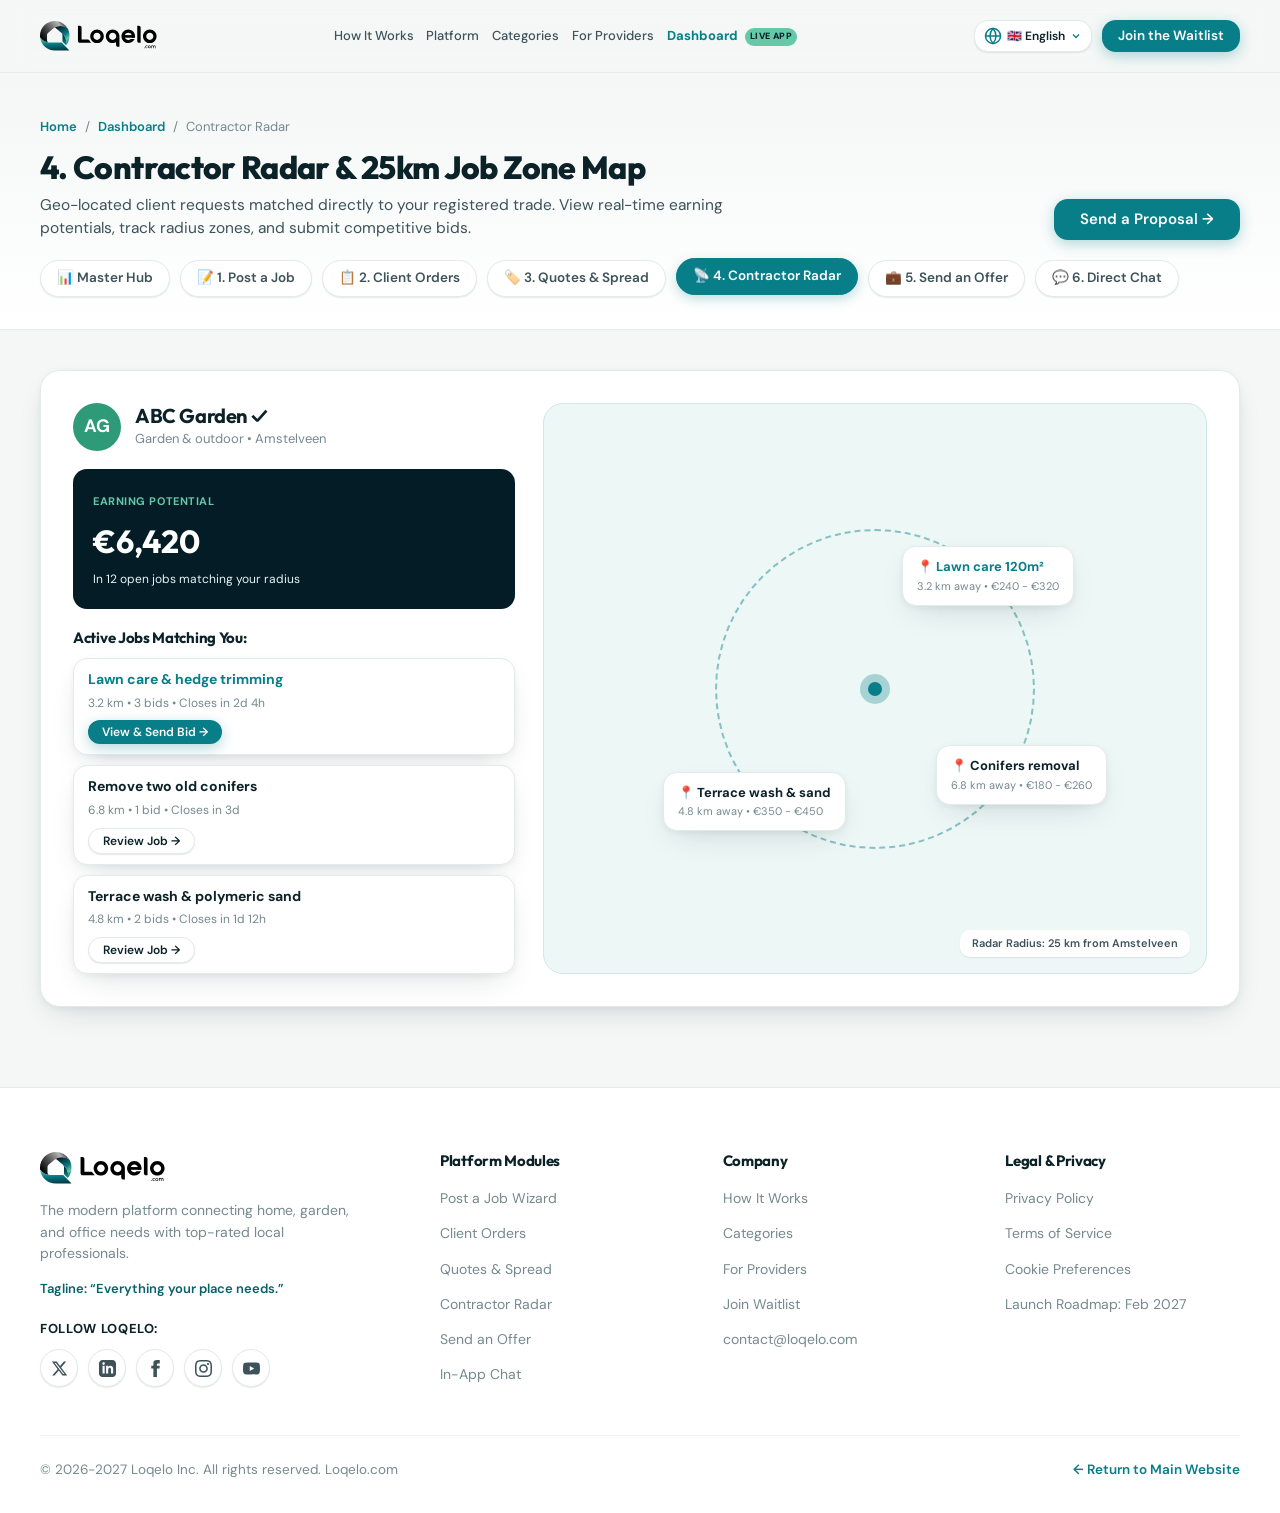
<file: contractor-radar.html>
﻿<!DOCTYPE html>
<html lang="en">
<head>
  <meta charset="UTF-8">
  <meta name="viewport" content="width=device-width, initial-scale=1.0">
  <title>Contractor Radar & Opportunities Map — Loqelo</title>
  <meta name="description" content="Contractor radar and geo-located job opportunities feed on Loqelo. View nearby client requests within a 25km zone.">
  <link rel="icon" type="image/svg+xml" href="assets/logo/loqelo-logo.svg">

  <link rel="preconnect" href="https://fonts.googleapis.com">
  <link rel="preconnect" href="https://fonts.gstatic.com" crossorigin>
  <link href="https://fonts.googleapis.com/css2?family=DM+Sans:ital,opsz,wght@0,9..40,400;0,9..40,500;0,9..40,600;0,9..40,700;1,9..40,400&family=Outfit:wght@500;600;700;800;900&display=swap" rel="stylesheet">

  <link rel="stylesheet" href="css/tokens.css">
  <link rel="stylesheet" href="css/styles.css">

  <script async src="https://www.googletagmanager.com/gtag/js?id=G-LOQELO2027"></script>
  <script>
    window.dataLayer = window.dataLayer || [];
    function gtag(){dataLayer.push(arguments);}
    gtag('js', new Date());
    gtag('config', 'G-LOQELO2027');
  </script>
</head>
<body>

  <!-- ==========================================================================
       HEADER
       ========================================================================== -->
  <header class="site-header">
    <div class="container nav-wrap">
      <a href="index.html" class="brand-logo-link" aria-label="Loqelo Home">
        <img src="assets/logo/loqelo-logo.svg" alt="Loqelo Logo" class="brand-logo-img">
      </a>

      <nav id="site-main-nav" aria-label="Main Navigation">
        <div class="mobile-drawer-header">
          <img src="assets/logo/loqelo-logo.svg" alt="Loqelo Logo" class="brand-logo-img" style="height:28px;">
          <button class="mobile-drawer-close" id="mobile-drawer-close" aria-label="Close Navigation Menu">&times;</button>
        </div>
        <ul class="nav-links">
          <li><a href="index.html#how-it-works" class="nav-link">How It Works</a></li>
          <li><a href="index.html#showcase" class="nav-link">Platform</a></li>
          <li><a href="index.html#categories" class="nav-link">Categories</a></li>
          <li><a href="index.html#for-providers" class="nav-link">For Providers</a></li>
          <li><a href="dashboard.html" class="nav-link" style="color:var(--teal); font-weight:700;">Dashboard <span class="badge-live-pill">Live App</span></a></li>
        </ul>

        <div class="mobile-drawer-subpages">
          <div class="mobile-drawer-title">Platform Experience Apps</div>
          <div class="mobile-drawer-grid">
            <a href="post-job.html" class="mobile-drawer-pill"><span>📝</span> Post a Job</a>
            <a href="client-orders.html" class="mobile-drawer-pill"><span>📋</span> Orders</a>
            <a href="quotes.html" class="mobile-drawer-pill"><span>💰</span> Quotes</a>
            <a href="contractor-radar.html" class="mobile-drawer-pill"><span>📡</span> Radar</a>
            <a href="bidding.html" class="mobile-drawer-pill"><span>🤝</span> Bidding</a>
            <a href="chat.html" class="mobile-drawer-pill"><span>💬</span> Chat</a>
          </div>
        </div>

        <div class="mobile-drawer-cta">
          <a href="index.html#waitlist" class="btn btn-primary">Join the Waitlist</a>
        </div>
      </nav>

      <div class="nav-actions">
        <div class="custom-lang-selector-wrap">
          <button class="custom-lang-btn" id="custom-lang-btn" aria-haspopup="true" aria-expanded="false" title="Change Language">
            <svg width="18" height="18" viewBox="0 0 24 24" fill="none" stroke="currentColor" stroke-width="2">
              <circle cx="12" cy="12" r="10"></circle>
              <line x1="2" y1="12" x2="22" y2="12"></line>
              <path d="M12 2a15.3 15.3 0 0 1 4 10 15.3 15.3 0 0 1-4 10 15.3 15.3 0 0 1-4-10 15.3 15.3 0 0 1 4-10z"></path>
            </svg>
            <span id="custom-current-lang">🇬🇧 English</span>
            <svg width="12" height="12" viewBox="0 0 24 24" fill="none" stroke="currentColor" stroke-width="2.5"><polyline points="6 9 12 15 18 9"></polyline></svg>
          </button>
          <ul class="custom-lang-dropdown" id="custom-lang-dropdown">
            <li class="custom-lang-opt active" data-lang="en">🇬🇧 English</li>
            <li class="custom-lang-opt" data-lang="pl">🇵🇱 Polski</li>
            <li class="custom-lang-opt" data-lang="de">🇩🇪 Deutsch</li>
            <li class="custom-lang-opt" data-lang="fr">🇫🇷 Français</li>
            <li class="custom-lang-opt" data-lang="es">🇪🇸 Español</li>
            <li class="custom-lang-opt" data-lang="nl">🇳🇱 Nederlands</li>
            <li class="custom-lang-opt" data-lang="it">🇮🇹 Italiano</li>
            <li class="custom-lang-opt" data-lang="bn">🇧🇩 বাংলা</li>
            <li class="custom-lang-opt" data-lang="ar">🇸🇦 العربية</li>
            <li class="custom-lang-opt" data-lang="zh-CN">🇨🇳 中文</li>
          </ul>
        </div>
        <div id="google_translate_element"></div>

        <a href="index.html#waitlist" class="btn btn-primary">Join the Waitlist</a>

        <!-- Responsive Mobile Menu Toggle -->
        <button class="mobile-menu-toggle" id="mobile-menu-toggle" aria-label="Toggle navigation menu" aria-expanded="false">
          <span class="hamburger-icon">
            <span class="hamburger-bar"></span>
            <span class="hamburger-bar"></span>
            <span class="hamburger-bar"></span>
          </span>
        </button>
      </div>
    </div>
  </header>
  <div class="mobile-nav-backdrop" id="mobile-nav-backdrop"></div>

  <!-- ==========================================================================
       SUBPAGE HERO
       ========================================================================== -->
  <section class="subpage-hero">
    <div class="container">
      <div class="subpage-breadcrumb">
        <a href="index.html">Home</a>
        <span>/</span>
        <a href="dashboard.html">Dashboard</a>
        <span>/</span>
        <span>Contractor Radar</span>
      </div>

      <div style="display: flex; justify-content: space-between; align-items: flex-end; flex-wrap: wrap; gap: 16px;">
        <div>
          <h1 class="subpage-hero-title">4. Contractor Radar &amp; 25km Job Zone Map</h1>
          <p class="subpage-hero-desc">
            Geo-located client requests matched directly to your registered trade. View real-time earning potentials, track radius zones, and submit competitive bids.
          </p>
        </div>
        <a href="bidding.html" class="btn btn-primary">Send a Proposal →</a>
      </div>

      <!-- Quick Platform Navigation Pills -->
      <div class="subpage-nav-pills">
        <a href="dashboard.html" class="subpage-nav-pill">📊 Master Hub</a>
        <a href="post-job.html" class="subpage-nav-pill">📝 1. Post a Job</a>
        <a href="client-orders.html" class="subpage-nav-pill">📋 2. Client Orders</a>
        <a href="quotes.html" class="subpage-nav-pill">🏷️ 3. Quotes & Spread</a>
        <a href="contractor-radar.html" class="subpage-nav-pill active">📡 4. Contractor Radar</a>
        <a href="bidding.html" class="subpage-nav-pill">💼 5. Send an Offer</a>
        <a href="chat.html" class="subpage-nav-pill">💬 6. Direct Chat</a>
      </div>
    </div>
  </section>

  <!-- ==========================================================================
       MAIN RADAR VIEW
       ========================================================================== -->
  <main class="subpage-main-wrap">
    <div class="container">
      <div class="radar-live-container">
        <div>
          <div style="display: flex; gap: 14px; align-items: center; margin-bottom: 18px;">
            <div class="avatar-circle" style="background: var(--mint-d); width: 48px; height: 48px; font-size: 18px;">AG</div>
            <div>
              <h3 style="font-size: 20px; color: var(--ink); margin: 0;">ABC Garden ✓</h3>
              <span style="font-size: 13px; color: var(--mute);">Garden &amp; outdoor • Amstelveen</span>
            </div>
          </div>

          <div style="background: var(--deep); color: #fff; padding: 20px; border-radius: var(--r-m); margin-bottom: 20px;">
            <span style="font-size: 11px; text-transform: uppercase; color: var(--mint); font-weight: 700; letter-spacing: 0.05em;">Earning Potential</span>
            <div style="font-family: var(--fd); font-size: 32px; font-weight: 700; margin: 4px 0;">€6,420</div>
            <p style="font-size: 12px; color: #E7F3F3; margin: 0;">In 12 open jobs matching your radius</p>
          </div>

          <h4 style="font-size: 15px; color: var(--ink); margin-bottom: 12px;">Active Jobs Matching You:</h4>
          <div style="display: flex; flex-direction: column; gap: 10px;">
            <div class="radar-pin-card" style="position: static;">
              <strong style="color: var(--teal); font-size: 14px;">Lawn care &amp; hedge trimming</strong>
              <div style="font-size: 12px; color: var(--mute); margin-top: 3px;">3.2 km • 3 bids • Closes in 2d 4h</div>
              <a href="bidding.html" class="btn btn-primary" style="padding: 6px 14px; font-size: 12px; margin-top: 8px; display: inline-block;">View &amp; Send Bid →</a>
            </div>
            <div class="radar-pin-card" style="position: static;">
              <strong style="color: var(--ink); font-size: 14px;">Remove two old conifers</strong>
              <div style="font-size: 12px; color: var(--mute); margin-top: 3px;">6.8 km • 1 bid • Closes in 3d</div>
              <a href="bidding.html" class="btn btn-secondary" style="padding: 6px 14px; font-size: 12px; margin-top: 8px; display: inline-block;">Review Job →</a>
            </div>
            <div class="radar-pin-card" style="position: static;">
              <strong style="color: var(--ink); font-size: 14px;">Terrace wash &amp; polymeric sand</strong>
              <div style="font-size: 12px; color: var(--mute); margin-top: 3px;">4.8 km • 2 bids • Closes in 1d 12h</div>
              <a href="bidding.html" class="btn btn-secondary" style="padding: 6px 14px; font-size: 12px; margin-top: 8px; display: inline-block;">Review Job →</a>
            </div>
          </div>
        </div>

        <!-- Radar Map Visual -->
        <div class="radar-map-visual">
          <div class="radar-circle-pulse"></div>
          <div style="position: absolute; width: 14px; height: 14px; background: var(--teal); border-radius: 50%; box-shadow: 0 0 0 8px rgba(7,126,136,0.3);"></div>
          
          <!-- Floating Pin 1 -->
          <a href="bidding.html" class="radar-pin-card" style="top: 25%; right: 20%; text-decoration: none;">
            <span style="font-weight: 700; color: var(--teal);">📍 Lawn care 120m²</span>
            <div style="font-size: 11px; color: var(--mute);">3.2 km away • €240 - €320</div>
          </a>

          <!-- Floating Pin 2 -->
          <a href="bidding.html" class="radar-pin-card" style="bottom: 25%; left: 18%; text-decoration: none;">
            <span style="font-weight: 700; color: var(--ink);">📍 Terrace wash &amp; sand</span>
            <div style="font-size: 11px; color: var(--mute);">4.8 km away • €350 - €450</div>
          </a>

          <!-- Floating Pin 3 -->
          <a href="bidding.html" class="radar-pin-card" style="top: 60%; right: 15%; text-decoration: none;">
            <span style="font-weight: 700; color: var(--ink);">📍 Conifers removal</span>
            <div style="font-size: 11px; color: var(--mute);">6.8 km away • €180 - €260</div>
          </a>

          <div style="position: absolute; bottom: 16px; right: 16px; background: rgba(255,255,255,0.92); padding: 5px 12px; border-radius: var(--r-s); font-size: 11px; font-weight: 600; box-shadow: var(--sh-1);">
            Radar Radius: 25 km from Amstelveen
          </div>
        </div>
      </div>
    </div>
  </main>

  <!-- ==========================================================================
       FOOTER
       ========================================================================== -->
  <footer class="site-footer">
    <div class="container">
      <div class="footer-top-grid">
        <div class="footer-brand">
          <img src="assets/logo/loqelo-logo.svg" alt="Loqelo Logo" height="32">
          <p>The modern platform connecting home, garden, and office needs with top-rated local professionals.</p>
          <div style="margin-top: 14px; font-size: 13px; font-weight: 600; color: var(--teal-d);">
            Tagline: “Everything your place needs.”
          </div>

          <div class="footer-social-bar">
            <span class="social-bar-label">Follow Loqelo:</span>
            <div class="social-links-row">
              <a href="https://x.com/loqelo" target="_blank" rel="noopener noreferrer" class="social-icon-btn" aria-label="Follow Loqelo on X" title="X"><svg viewBox="0 0 24 24"><path d="M18.244 2.25h3.308l-7.227 8.26 8.502 11.24H16.17l-5.214-6.817L4.99 21.75H1.68l7.73-8.835L1.254 2.25H8.08l4.713 6.231zm-1.161 17.52h1.833L7.084 4.126H5.117z"/></svg></a>
              <a href="https://linkedin.com/company/loqelo" target="_blank" rel="noopener noreferrer" class="social-icon-btn" aria-label="Follow Loqelo on LinkedIn" title="LinkedIn"><svg viewBox="0 0 24 24"><path d="M19 0h-14c-2.761 0-5 2.239-5 5v14c0 2.761 2.239 5 5 5h14c2.762 0 5-2.239 5-5v-14c0-2.761-2.238-5-5-5zm-11 19h-3v-11h3v11zm-1.5-12.268c-.966 0-1.75-.79-1.75-1.764s.784-1.764 1.75-1.764 1.75.79 1.75 1.764-.783 1.764-1.75 1.764zm13.5 12.268h-3v-5.604c0-3.368-4-3.113-4 0v5.604h-3v-11h3v1.765c1.396-2.586 7-2.777 7 2.476v6.759z"/></svg></a>
              <a href="https://facebook.com/loqelo" target="_blank" rel="noopener noreferrer" class="social-icon-btn" aria-label="Follow Loqelo on Facebook" title="Facebook"><svg viewBox="0 0 24 24"><path d="M9 8H6v4h3v12h5V12h3.642L18 8h-4V6.333C14 5.374 14.5 5 15.6 5H18V0h-3.808C10.595 0 9 1.583 9 4.615V8z"/></svg></a>
              <a href="https://instagram.com/loqelo" target="_blank" rel="noopener noreferrer" class="social-icon-btn" aria-label="Follow Loqelo on Instagram" title="Instagram"><svg viewBox="0 0 24 24"><path d="M12 2.163c3.204 0 3.584.012 4.85.07 3.252.148 4.771 1.691 4.919 4.919.058 1.265.069 1.645.069 4.849 0 3.205-.012 3.584-.069 4.849-.149 3.225-1.664 4.771-4.919 4.919-1.266.058-1.644.07-4.85.07-3.204 0-3.584-.012-4.849-.07-3.26-.149-4.771-1.699-4.919-4.92-.058-1.265-.07-1.644-.07-4.849 0-3.204.013-3.583.07-4.849.149-3.227 1.664-4.771 4.919-4.919 1.266-.057 1.645-.069 4.849-.069zm0-2.163c-3.259 0-3.667.014-4.947.072-4.358.2-6.78 2.618-6.98 6.98-.059 1.281-.073 1.689-.073 4.948 0 3.259.014 3.668.072 4.948.2 4.358 2.618 6.78 6.98 6.98 1.281.058 1.689.072 4.948.072 3.259 0 3.668-.014 4.948-.072 4.354-.2 6.782-2.618 6.979-6.98.059-1.28.073-1.689.073-4.948 0-3.259-.014-3.667-.072-4.947-.196-4.354-2.617-6.78-6.979-6.98-1.281-.059-1.69-.073-4.949-.073zm0 5.838c-3.403 0-6.162 2.759-6.162 6.162s2.759 6.163 6.162 6.163 6.162-2.759 6.162-6.163c0-3.403-2.759-6.162-6.162-6.162zm0 10.162c-2.209 0-4-1.79-4-4 0-2.209 1.791-4 4-4s4 1.791 4 4c0 2.21-1.791 4-4 4zm6.406-11.845c-.796 0-1.441.645-1.441 1.44s.645 1.44 1.441 1.44c.795 0 1.439-.645 1.439-1.44s-.644-1.44-1.439-1.44z"/></svg></a>
              <a href="https://youtube.com/@loqelo" target="_blank" rel="noopener noreferrer" class="social-icon-btn" aria-label="Follow Loqelo on YouTube" title="YouTube"><svg viewBox="0 0 24 24"><path d="M23.498 6.186a3.016 3.016 0 0 0-2.122-2.136C19.505 3.545 12 3.545 12 3.545s-7.505 0-9.377.505A3.017 3.017 0 0 0 .502 6.186C0 8.07 0 12 0 12s0 3.93.502 5.814a3.016 3.016 0 0 0 2.122 2.136c1.871.505 9.376.505 9.376.505s7.505 0 9.377-.505a3.015 3.015 0 0 0 2.122-2.136C24 15.93 24 12 24 12s0-3.93-.502-5.814zM9.545 15.568V8.432L15.818 12l-6.273 3.568z"/></svg></a>
            </div>
          </div>
        </div>

        <div class="footer-col">
          <h5>Platform Modules</h5>
          <ul class="footer-links-list">
            <li><a href="post-job.html">Post a Job Wizard</a></li>
            <li><a href="client-orders.html">Client Orders</a></li>
            <li><a href="quotes.html">Quotes &amp; Spread</a></li>
            <li><a href="contractor-radar.html">Contractor Radar</a></li>
            <li><a href="bidding.html">Send an Offer</a></li>
            <li><a href="chat.html">In-App Chat</a></li>
          </ul>
        </div>

        <div class="footer-col">
          <h5>Company</h5>
          <ul class="footer-links-list">
            <li><a href="index.html#how-it-works">How It Works</a></li>
            <li><a href="index.html#categories">Categories</a></li>
            <li><a href="index.html#for-providers">For Providers</a></li>
            <li><a href="index.html#waitlist">Join Waitlist</a></li>
            <li><a href="mailto:contact@loqelo.com">contact@loqelo.com</a></li>
          </ul>
        </div>

        <div class="footer-col">
          <h5>Legal &amp; Privacy</h5>
          <ul class="footer-links-list">
            <li><a href="#">Privacy Policy</a></li>
            <li><a href="#">Terms of Service</a></li>
            <li><a href="#">Cookie Preferences</a></li>
            <li><a href="#">Launch Roadmap: Feb 2027</a></li>
          </ul>
        </div>
      </div>

      <div class="footer-bottom-bar">
        <div>
          &copy; 2026-2027 Loqelo Inc. All rights reserved. Loqelo.com
        </div>
        <div>
          <a href="index.html" style="color: var(--teal); font-weight: 600; text-decoration: none;">← Return to Main Website</a>
        </div>
      </div>
    </div>
  </footer>

  <script src="js/translations.js"></script>
  <script src="js/analytics.js"></script>
  <script src="js/app.js"></script>
</body>
</html>
</file>
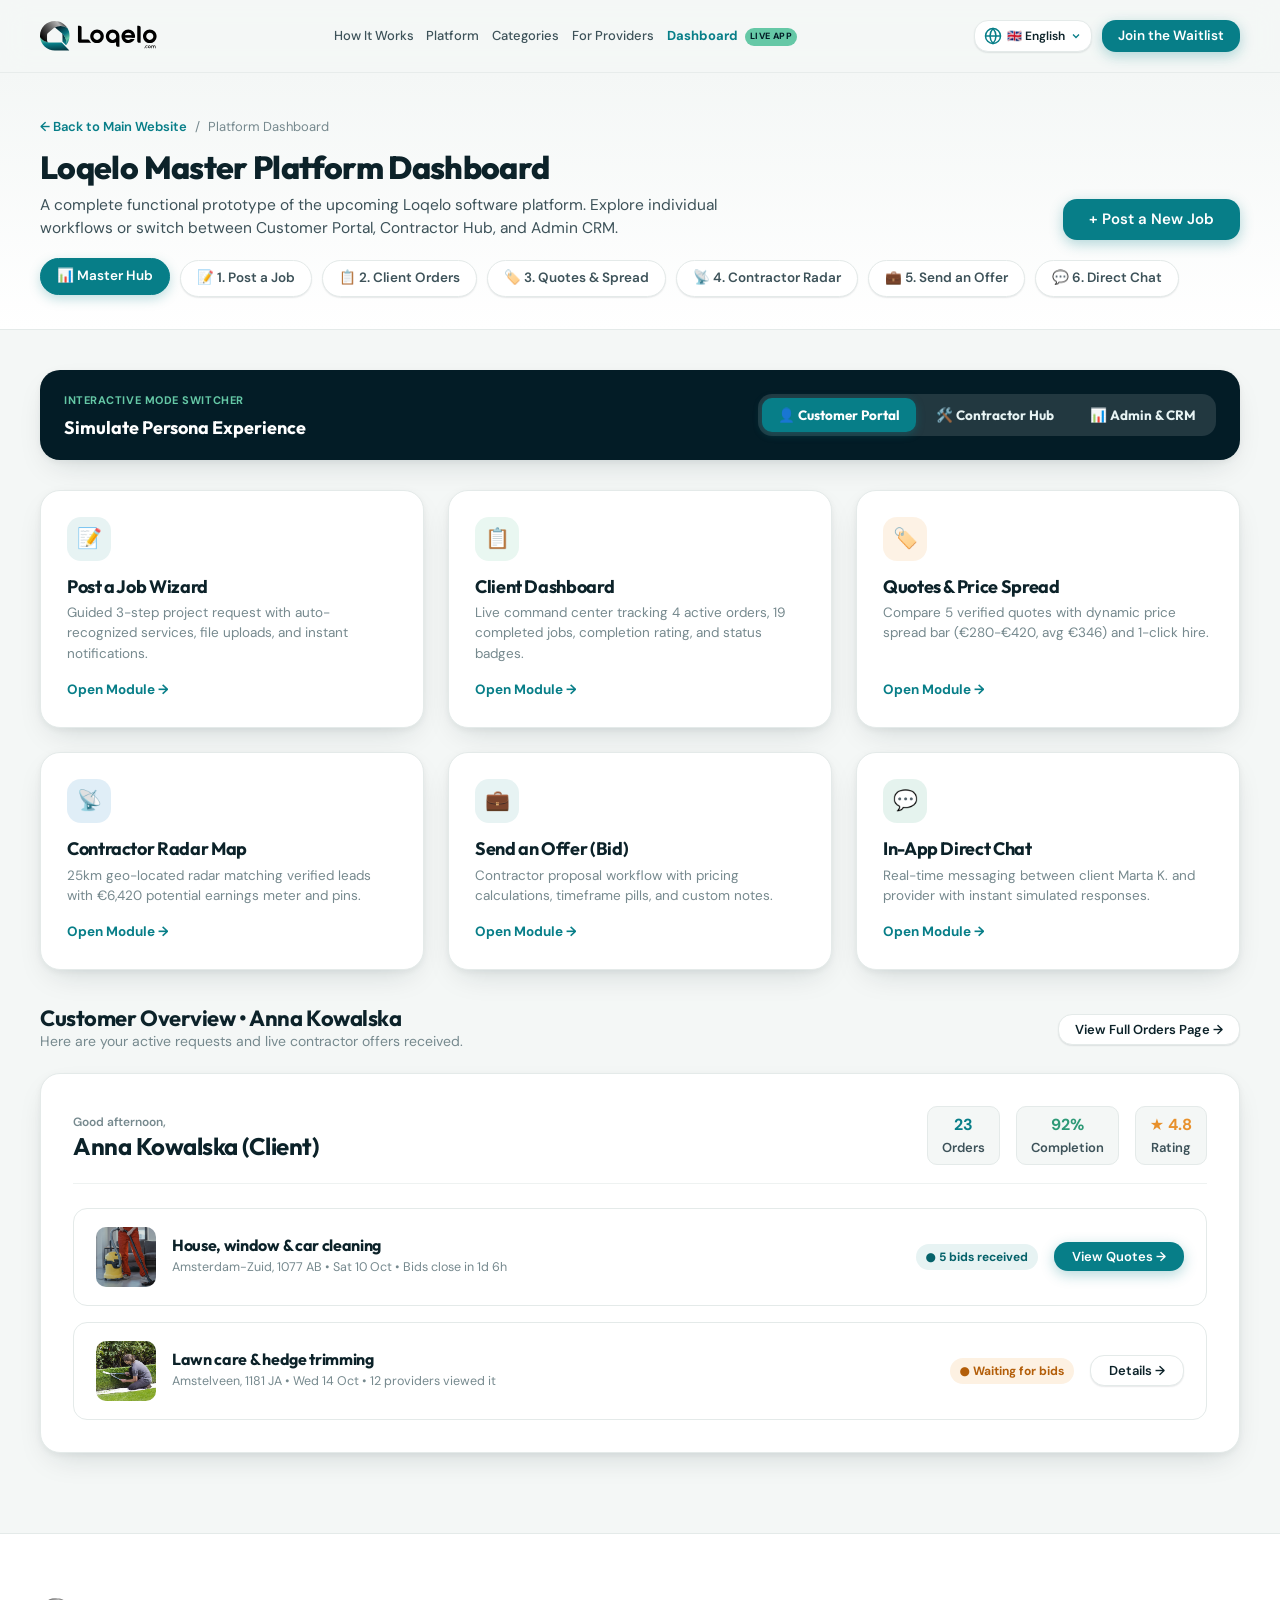
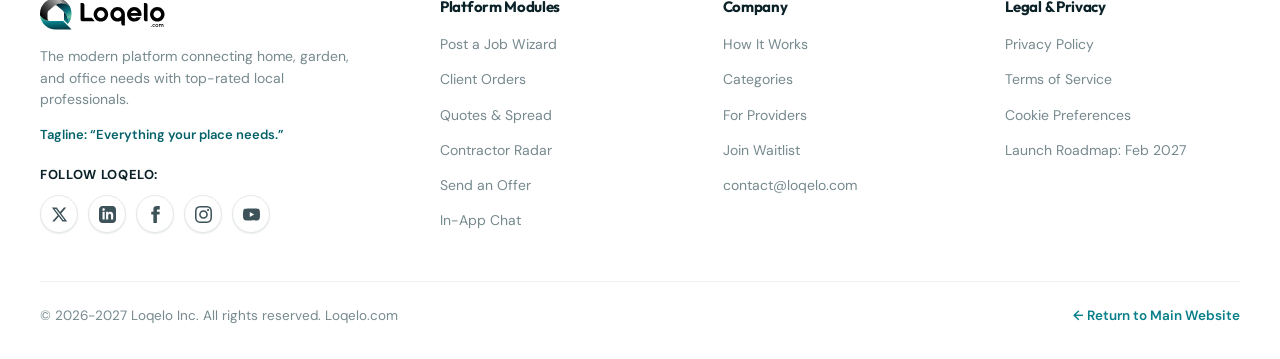
<file: dashboard.html>
<!DOCTYPE html>
<html lang="en">
<head>
  <meta charset="UTF-8">
  <meta name="viewport" content="width=device-width, initial-scale=1.0">
  <title>Platform Dashboard & Live Prototype — Loqelo</title>
  <meta name="description" content="Explore the interactive Loqelo platform dashboard prototype. Switch between Customer Portal, Contractor Hub, and Admin CRM.">
  <link rel="icon" type="image/svg+xml" href="assets/logo/loqelo-logo.svg">

  <!-- Google Fonts: Outfit & DM Sans -->
  <link rel="preconnect" href="https://fonts.googleapis.com">
  <link rel="preconnect" href="https://fonts.gstatic.com" crossorigin>
  <link href="https://fonts.googleapis.com/css2?family=DM+Sans:ital,opsz,wght@0,9..40,400;0,9..40,500;0,9..40,600;0,9..40,700;1,9..40,400&family=Outfit:wght@500;600;700;800;900&display=swap" rel="stylesheet">

  <!-- Core Design Tokens & Styles -->
  <link rel="stylesheet" href="css/tokens.css">
  <link rel="stylesheet" href="css/styles.css">

  <!-- Global Google Analytics 4 (GA4) -->
  <script async src="https://www.googletagmanager.com/gtag/js?id=G-LOQELO2027"></script>
  <script>
    window.dataLayer = window.dataLayer || [];
    function gtag(){dataLayer.push(arguments);}
    gtag('js', new Date());
    gtag('config', 'G-LOQELO2027');
  </script>
</head>
<body>

  <!-- ==========================================================================
       HEADER (Consistent with Main Landing Page)
       ========================================================================== -->
  <header class="site-header">
    <div class="container nav-wrap">
      <a href="index.html" class="brand-logo-link" aria-label="Loqelo Home">
        <img src="assets/logo/loqelo-logo.svg" alt="Loqelo Logo" class="brand-logo-img">
      </a>

      <nav id="site-main-nav" aria-label="Main Navigation">
        <div class="mobile-drawer-header">
          <img src="assets/logo/loqelo-logo.svg" alt="Loqelo Logo" class="brand-logo-img" style="height:28px;">
          <button class="mobile-drawer-close" id="mobile-drawer-close" aria-label="Close Navigation Menu">&times;</button>
        </div>
        <ul class="nav-links">
          <li><a href="index.html#how-it-works" class="nav-link">How It Works</a></li>
          <li><a href="index.html#showcase" class="nav-link">Platform</a></li>
          <li><a href="index.html#categories" class="nav-link">Categories</a></li>
          <li><a href="index.html#for-providers" class="nav-link">For Providers</a></li>
          <li><a href="dashboard.html" class="nav-link active" style="color:var(--teal); font-weight:700;">Dashboard <span class="badge-live-pill">Live App</span></a></li>
        </ul>

        <div class="mobile-drawer-subpages">
          <div class="mobile-drawer-title">Platform Experience Apps</div>
          <div class="mobile-drawer-grid">
            <a href="post-job.html" class="mobile-drawer-pill"><span>📝</span> Post a Job</a>
            <a href="client-orders.html" class="mobile-drawer-pill"><span>📋</span> Orders</a>
            <a href="quotes.html" class="mobile-drawer-pill"><span>💰</span> Quotes</a>
            <a href="contractor-radar.html" class="mobile-drawer-pill"><span>📡</span> Radar</a>
            <a href="bidding.html" class="mobile-drawer-pill"><span>🤝</span> Bidding</a>
            <a href="chat.html" class="mobile-drawer-pill"><span>💬</span> Chat</a>
          </div>
        </div>

        <div class="mobile-drawer-cta">
          <a href="index.html#waitlist" class="btn btn-primary">Join the Waitlist</a>
        </div>
      </nav>

      <div class="nav-actions">
        <!-- Custom Worldwide Language Selector -->
        <div class="custom-lang-selector-wrap">
          <button class="custom-lang-btn" id="custom-lang-btn" aria-haspopup="true" aria-expanded="false" title="Change Language">
            <svg width="18" height="18" viewBox="0 0 24 24" fill="none" stroke="currentColor" stroke-width="2">
              <circle cx="12" cy="12" r="10"></circle>
              <line x1="2" y1="12" x2="22" y2="12"></line>
              <path d="M12 2a15.3 15.3 0 0 1 4 10 15.3 15.3 0 0 1-4 10 15.3 15.3 0 0 1-4-10 15.3 15.3 0 0 1 4-10z"></path>
            </svg>
            <span id="custom-current-lang">🇬🇧 English</span>
            <svg width="12" height="12" viewBox="0 0 24 24" fill="none" stroke="currentColor" stroke-width="2.5"><polyline points="6 9 12 15 18 9"></polyline></svg>
          </button>
          <ul class="custom-lang-dropdown" id="custom-lang-dropdown">
            <li class="custom-lang-opt active" data-lang="en">🇬🇧 English</li>
            <li class="custom-lang-opt" data-lang="pl">🇵🇱 Polski</li>
            <li class="custom-lang-opt" data-lang="de">🇩🇪 Deutsch</li>
            <li class="custom-lang-opt" data-lang="fr">🇫🇷 Français</li>
            <li class="custom-lang-opt" data-lang="es">🇪🇸 Español</li>
            <li class="custom-lang-opt" data-lang="nl">🇳🇱 Nederlands</li>
            <li class="custom-lang-opt" data-lang="it">🇮🇹 Italiano</li>
            <li class="custom-lang-opt" data-lang="bn">🇧🇩 বাংলা</li>
            <li class="custom-lang-opt" data-lang="ar">🇸🇦 العربية</li>
            <li class="custom-lang-opt" data-lang="zh-CN">🇨🇳 中文</li>
          </ul>
        </div>
        <div id="google_translate_element"></div>

        <a href="index.html#waitlist" class="btn btn-primary">Join the Waitlist</a>

        <!-- Responsive Mobile Menu Toggle -->
        <button class="mobile-menu-toggle" id="mobile-menu-toggle" aria-label="Toggle navigation menu" aria-expanded="false">
          <span class="hamburger-icon">
            <span class="hamburger-bar"></span>
            <span class="hamburger-bar"></span>
            <span class="hamburger-bar"></span>
          </span>
        </button>
      </div>
    </div>
  </header>
  <div class="mobile-nav-backdrop" id="mobile-nav-backdrop"></div>

  <!-- ==========================================================================
       SUBPAGE HERO
       ========================================================================== -->
  <section class="subpage-hero">
    <div class="container">
      <div class="subpage-breadcrumb">
        <a href="index.html">← Back to Main Website</a>
        <span>/</span>
        <span>Platform Dashboard</span>
      </div>

      <div style="display: flex; justify-content: space-between; align-items: flex-end; flex-wrap: wrap; gap: 16px;">
        <div>
          <h1 class="subpage-hero-title">Loqelo Master Platform Dashboard</h1>
          <p class="subpage-hero-desc">
            A complete functional prototype of the upcoming Loqelo software platform. Explore individual workflows or switch between Customer Portal, Contractor Hub, and Admin CRM.
          </p>
        </div>
        <a href="post-job.html" class="btn btn-primary">+ Post a New Job</a>
      </div>

      <!-- Quick Platform Navigation Pills -->
      <div class="subpage-nav-pills">
        <a href="dashboard.html" class="subpage-nav-pill active">📊 Master Hub</a>
        <a href="post-job.html" class="subpage-nav-pill">📝 1. Post a Job</a>
        <a href="client-orders.html" class="subpage-nav-pill">📋 2. Client Orders</a>
        <a href="quotes.html" class="subpage-nav-pill">🏷️ 3. Quotes & Spread</a>
        <a href="contractor-radar.html" class="subpage-nav-pill">📡 4. Contractor Radar</a>
        <a href="bidding.html" class="subpage-nav-pill">💼 5. Send an Offer</a>
        <a href="chat.html" class="subpage-nav-pill">💬 6. Direct Chat</a>
      </div>
    </div>
  </section>

  <!-- ==========================================================================
       DASHBOARD CONTENT WRAPPER
       ========================================================================== -->
  <main class="subpage-main-wrap">
    <div class="container">

      <!-- Role Switcher Banner -->
      <div class="dashboard-role-banner">
        <div>
          <span style="font-size: 11px; text-transform: uppercase; color: var(--mint); font-weight: 700; letter-spacing: 0.05em;">Interactive Mode Switcher</span>
          <div style="font-family: var(--fd); font-size: 18px; font-weight: 700; margin-top: 2px;">
            Simulate Persona Experience
          </div>
        </div>

        <div class="dashboard-role-switch">
          <button class="dashboard-role-btn active" id="btn-mode-customer" onclick="setDashboardMode('customer')">
            👤 Customer Portal
          </button>
          <button class="dashboard-role-btn" id="btn-mode-contractor" onclick="setDashboardMode('contractor')">
            🛠️ Contractor Hub
          </button>
          <button class="dashboard-role-btn" id="btn-mode-admin" onclick="setDashboardMode('admin')">
            📊 Admin &amp; CRM
          </button>
        </div>
      </div>

      <!-- Quick Action Cards Grid (6 Modules) -->
      <div class="dashboard-grid-cards">
        <a href="post-job.html" class="dashboard-action-card">
          <div>
            <div class="dashboard-card-icon">📝</div>
            <h3 style="font-size: 18px; color: var(--ink); margin-bottom: 6px;">Post a Job Wizard</h3>
            <p style="font-size: 13.5px; color: var(--mute); line-height: 1.5;">Guided 3-step project request with auto-recognized services, file uploads, and instant notifications.</p>
          </div>
          <span style="color: var(--teal); font-weight: 700; font-size: 13.5px; margin-top: 16px; display: inline-block;">Open Module →</span>
        </a>

        <a href="client-orders.html" class="dashboard-action-card">
          <div>
            <div class="dashboard-card-icon" style="background: var(--mint-50); color: var(--mint-d);">📋</div>
            <h3 style="font-size: 18px; color: var(--ink); margin-bottom: 6px;">Client Dashboard</h3>
            <p style="font-size: 13.5px; color: var(--mute); line-height: 1.5;">Live command center tracking 4 active orders, 19 completed jobs, completion rating, and status badges.</p>
          </div>
          <span style="color: var(--teal); font-weight: 700; font-size: 13.5px; margin-top: 16px; display: inline-block;">Open Module →</span>
        </a>

        <a href="quotes.html" class="dashboard-action-card">
          <div>
            <div class="dashboard-card-icon" style="background: rgba(232, 145, 44, 0.12); color: var(--amber);">🏷️</div>
            <h3 style="font-size: 18px; color: var(--ink); margin-bottom: 6px;">Quotes &amp; Price Spread</h3>
            <p style="font-size: 13.5px; color: var(--mute); line-height: 1.5;">Compare 5 verified quotes with dynamic price spread bar (€280-€420, avg €346) and 1-click hire.</p>
          </div>
          <span style="color: var(--teal); font-weight: 700; font-size: 13.5px; margin-top: 16px; display: inline-block;">Open Module →</span>
        </a>

        <a href="contractor-radar.html" class="dashboard-action-card">
          <div>
            <div class="dashboard-card-icon" style="background: rgba(6, 119, 186, 0.12); color: #0677BA;">📡</div>
            <h3 style="font-size: 18px; color: var(--ink); margin-bottom: 6px;">Contractor Radar Map</h3>
            <p style="font-size: 13.5px; color: var(--mute); line-height: 1.5;">25km geo-located radar matching verified leads with €6,420 potential earnings meter and pins.</p>
          </div>
          <span style="color: var(--teal); font-weight: 700; font-size: 13.5px; margin-top: 16px; display: inline-block;">Open Module →</span>
        </a>

        <a href="bidding.html" class="dashboard-action-card">
          <div>
            <div class="dashboard-card-icon" style="background: var(--teal-50); color: var(--teal-d);">💼</div>
            <h3 style="font-size: 18px; color: var(--ink); margin-bottom: 6px;">Send an Offer (Bid)</h3>
            <p style="font-size: 13.5px; color: var(--mute); line-height: 1.5;">Contractor proposal workflow with pricing calculations, timeframe pills, and custom notes.</p>
          </div>
          <span style="color: var(--teal); font-weight: 700; font-size: 13.5px; margin-top: 16px; display: inline-block;">Open Module →</span>
        </a>

        <a href="chat.html" class="dashboard-action-card">
          <div>
            <div class="dashboard-card-icon" style="background: rgba(46, 154, 119, 0.12); color: #2E9A77;">💬</div>
            <h3 style="font-size: 18px; color: var(--ink); margin-bottom: 6px;">In-App Direct Chat</h3>
            <p style="font-size: 13.5px; color: var(--mute); line-height: 1.5;">Real-time messaging between client Marta K. and provider with instant simulated responses.</p>
          </div>
          <span style="color: var(--teal); font-weight: 700; font-size: 13.5px; margin-top: 16px; display: inline-block;">Open Module →</span>
        </a>
      </div>

      <!-- Mode 1: Customer View Panel -->
      <div id="panel-customer-mode" style="display: block;">
        <div style="display: flex; justify-content: space-between; align-items: center; margin-bottom: 20px;">
          <div>
            <h3 style="font-size: 22px; color: var(--ink);">Customer Overview • Anna Kowalska</h3>
            <p style="font-size: 14px; color: var(--mute);">Here are your active requests and live contractor offers received.</p>
          </div>
          <a href="client-orders.html" class="btn btn-secondary" style="font-size: 13px; padding: 8px 16px;">View Full Orders Page →</a>
        </div>

        <div class="client-dashboard-panel">
          <div class="dashboard-header-row">
            <div>
              <span style="font-size: 12px; color: var(--mute); font-weight: 600;">Good afternoon,</span>
              <h3 style="font-size: 24px; color: var(--ink);">Anna Kowalska (Client)</h3>
            </div>
            <div class="user-stat-pills">
              <div class="user-stat-pill">
                <strong style="color: var(--teal); font-size: 16px;">23</strong><br>Orders
              </div>
              <div class="user-stat-pill">
                <strong style="color: var(--mint-d); font-size: 16px;">92%</strong><br>Completion
              </div>
              <div class="user-stat-pill">
                <strong style="color: var(--amber); font-size: 16px;">★ 4.8</strong><br>Rating
              </div>
            </div>
          </div>

          <div class="orders-cards-list">
            <div class="order-live-card">
              <div style="display: flex; gap: 16px; align-items: center;">
                <img src="assets/images/photos/home.jpg" width="60" height="60" style="border-radius: var(--r-s); object-fit: cover;" alt="Order">
                <div>
                  <h4 style="font-size: 16px; color: var(--ink); margin-bottom: 4px;">House, window &amp; car cleaning</h4>
                  <p style="font-size: 12.5px; color: var(--mute);">Amsterdam-Zuid, 1077 AB • Sat 10 Oct • Bids close in 1d 6h</p>
                </div>
              </div>
              <div style="display: flex; align-items: center; gap: 16px;">
                <span class="status-badge-live status-bids">● 5 bids received</span>
                <a href="quotes.html" class="btn btn-primary" style="padding: 8px 18px; font-size: 13px;">View Quotes →</a>
              </div>
            </div>

            <div class="order-live-card">
              <div style="display: flex; gap: 16px; align-items: center;">
                <img src="assets/images/photos/garden.jpg" width="60" height="60" style="border-radius: var(--r-s); object-fit: cover;" alt="Garden">
                <div>
                  <h4 style="font-size: 16px; color: var(--ink); margin-bottom: 4px;">Lawn care &amp; hedge trimming</h4>
                  <p style="font-size: 12.5px; color: var(--mute);">Amstelveen, 1181 JA • Wed 14 Oct • 12 providers viewed it</p>
                </div>
              </div>
              <div style="display: flex; align-items: center; gap: 16px;">
                <span class="status-badge-live status-waiting">● Waiting for bids</span>
                <a href="client-orders.html" class="btn btn-secondary" style="padding: 8px 18px; font-size: 13px;">Details →</a>
              </div>
            </div>
          </div>
        </div>
      </div>

      <!-- Mode 2: Contractor View Panel -->
      <div id="panel-contractor-mode" style="display: none;">
        <div style="display: flex; justify-content: space-between; align-items: center; margin-bottom: 20px;">
          <div>
            <h3 style="font-size: 22px; color: var(--ink);">Contractor Hub • ABC Garden</h3>
            <p style="font-size: 14px; color: var(--mute);">Nearby leads, live radar, and active proposals.</p>
          </div>
          <a href="contractor-radar.html" class="btn btn-secondary" style="font-size: 13px; padding: 8px 16px;">Open Radar Map →</a>
        </div>

        <div class="radar-live-container">
          <div>
            <div style="display: flex; gap: 14px; align-items: center; margin-bottom: 18px;">
              <div class="avatar-circle" style="background: var(--mint-d); width: 48px; height: 48px; font-size: 18px;">AG</div>
              <div>
                <h3 style="font-size: 20px; color: var(--ink); margin: 0;">ABC Garden ✓</h3>
                <span style="font-size: 13px; color: var(--mute);">Garden &amp; outdoor • Amstelveen</span>
              </div>
            </div>

            <div style="background: var(--deep); color: #fff; padding: 20px; border-radius: var(--r-m); margin-bottom: 20px;">
              <span style="font-size: 11px; text-transform: uppercase; color: var(--mint); font-weight: 700; letter-spacing: 0.05em;">Earning Potential</span>
              <div style="font-family: var(--fd); font-size: 32px; font-weight: 700; margin: 4px 0;">€6,420</div>
              <p style="font-size: 12px; color: #E7F3F3; margin: 0;">In 12 open jobs matching your radius</p>
            </div>

            <h4 style="font-size: 15px; color: var(--ink); margin-bottom: 12px;">Active Jobs Matching You:</h4>
            <div style="display: flex; flex-direction: column; gap: 10px;">
              <div class="radar-pin-card" style="position: static;">
                <strong style="color: var(--teal); font-size: 14px;">Lawn care &amp; hedge trimming</strong>
                <div style="font-size: 12px; color: var(--mute); margin-top: 3px;">3.2 km • 3 bids • Closes in 2d 4h</div>
                <a href="bidding.html" class="btn btn-primary" style="padding: 6px 14px; font-size: 12px; margin-top: 8px; display: inline-block;">Send Offer →</a>
              </div>
            </div>
          </div>

          <div class="radar-map-visual">
            <div class="radar-circle-pulse"></div>
            <div style="position: absolute; width: 14px; height: 14px; background: var(--teal); border-radius: 50%; box-shadow: 0 0 0 8px rgba(7,126,136,0.3);"></div>
            <div class="radar-pin-card" style="top: 25%; right: 20%;">
              <span style="font-weight: 700; color: var(--teal);">📍 Lawn care 120m²</span>
              <div style="font-size: 11px; color: var(--mute);">3.2 km away • €240 - €320</div>
            </div>
            <div style="position: absolute; bottom: 16px; right: 16px; background: rgba(255,255,255,0.9); padding: 4px 10px; border-radius: var(--r-s); font-size: 11px; font-weight: 600;">
              Radius: 25 km from Amstelveen
            </div>
          </div>
        </div>
      </div>

      <!-- Mode 3: Admin & Waitlist CRM Panel -->
      <div id="panel-admin-mode" style="display: none;">
        <div style="display: flex; justify-content: space-between; align-items: center; margin-bottom: 20px;">
          <div>
            <h3 style="font-size: 22px; color: var(--ink);">Administrative Access &amp; Waitlist CRM</h3>
            <p style="font-size: 14px; color: var(--mute);">Manage real-time customer and contractor contacts, conversion rate, and export data.</p>
          </div>
          <button class="btn btn-primary" id="btn-export-csv-dashboard" style="font-size: 13.5px; padding: 10px 20px;">
            📥 1-Click Export CSV
          </button>
        </div>

        <div style="background: #FFFFFF; border: 1px solid var(--line); border-radius: var(--r-l); padding: 28px; box-shadow: var(--sh-2);">
          <div class="admin-stat-grid" style="margin-bottom: 24px;">
            <div class="stat-card">
              <span class="stat-num" id="stat-vis-dash">0</span>
              <span class="stat-lbl">Unique Visitors</span>
            </div>
            <div class="stat-card">
              <span class="stat-num" id="stat-cust-dash">0</span>
              <span class="stat-lbl">Customer Signups</span>
            </div>
            <div class="stat-card">
              <span class="stat-num" id="stat-pro-dash">0</span>
              <span class="stat-lbl">Contractor Signups</span>
            </div>
            <div class="stat-card">
              <span class="stat-num" id="stat-conv-dash">0%</span>
              <span class="stat-lbl">Conversion Rate</span>
            </div>
          </div>

          <div style="overflow-x: auto;">
            <table class="admin-table" style="width: 100%;">
              <thead>
                <tr>
                  <th>Contact Email</th>
                  <th>Segment / Role</th>
                  <th>Country</th>
                  <th>Type</th>
                  <th>Date</th>
                </tr>
              </thead>
              <tbody id="admin-table-body-dash">
                <!-- Populated dynamically via JS -->
              </tbody>
            </table>
          </div>
        </div>
      </div>

    </div>
  </main>

  <!-- ==========================================================================
       FOOTER
       ========================================================================== -->
  <footer class="site-footer">
    <div class="container">
      <div class="footer-top-grid">
        <div class="footer-brand">
          <img src="assets/logo/loqelo-logo.svg" alt="Loqelo Logo" height="32">
          <p>The modern platform connecting home, garden, and office needs with top-rated local professionals.</p>
          <div style="margin-top: 14px; font-size: 13px; font-weight: 600; color: var(--teal-d);">
            Tagline: “Everything your place needs.”
          </div>

          <!-- Social Media Channels with Icons -->
          <div class="footer-social-bar">
            <span class="social-bar-label">Follow Loqelo:</span>
            <div class="social-links-row">
              <a href="https://x.com/loqelo" target="_blank" rel="noopener noreferrer" class="social-icon-btn" aria-label="Follow Loqelo on X (Twitter)" title="X (Twitter)">
                <svg viewBox="0 0 24 24"><path d="M18.244 2.25h3.308l-7.227 8.26 8.502 11.24H16.17l-5.214-6.817L4.99 21.75H1.68l7.73-8.835L1.254 2.25H8.08l4.713 6.231zm-1.161 17.52h1.833L7.084 4.126H5.117z"/></svg>
              </a>
              <a href="https://linkedin.com/company/loqelo" target="_blank" rel="noopener noreferrer" class="social-icon-btn" aria-label="Follow Loqelo on LinkedIn" title="LinkedIn">
                <svg viewBox="0 0 24 24"><path d="M19 0h-14c-2.761 0-5 2.239-5 5v14c0 2.761 2.239 5 5 5h14c2.762 0 5-2.239 5-5v-14c0-2.761-2.238-5-5-5zm-11 19h-3v-11h3v11zm-1.5-12.268c-.966 0-1.75-.79-1.75-1.764s.784-1.764 1.75-1.764 1.75.79 1.75 1.764-.783 1.764-1.75 1.764zm13.5 12.268h-3v-5.604c0-3.368-4-3.113-4 0v5.604h-3v-11h3v1.765c1.396-2.586 7-2.777 7 2.476v6.759z"/></svg>
              </a>
              <a href="https://facebook.com/loqelo" target="_blank" rel="noopener noreferrer" class="social-icon-btn" aria-label="Follow Loqelo on Facebook" title="Facebook">
                <svg viewBox="0 0 24 24"><path d="M9 8H6v4h3v12h5V12h3.642L18 8h-4V6.333C14 5.374 14.5 5 15.6 5H18V0h-3.808C10.595 0 9 1.583 9 4.615V8z"/></svg>
              </a>
              <a href="https://instagram.com/loqelo" target="_blank" rel="noopener noreferrer" class="social-icon-btn" aria-label="Follow Loqelo on Instagram" title="Instagram">
                <svg viewBox="0 0 24 24"><path d="M12 2.163c3.204 0 3.584.012 4.85.07 3.252.148 4.771 1.691 4.919 4.919.058 1.265.069 1.645.069 4.849 0 3.205-.012 3.584-.069 4.849-.149 3.225-1.664 4.771-4.919 4.919-1.266.058-1.644.07-4.85.07-3.204 0-3.584-.012-4.849-.07-3.26-.149-4.771-1.699-4.919-4.92-.058-1.265-.07-1.644-.07-4.849 0-3.204.013-3.583.07-4.849.149-3.227 1.664-4.771 4.919-4.919 1.266-.057 1.645-.069 4.849-.069zm0-2.163c-3.259 0-3.667.014-4.947.072-4.358.2-6.78 2.618-6.98 6.98-.059 1.281-.073 1.689-.073 4.948 0 3.259.014 3.668.072 4.948.2 4.358 2.618 6.78 6.98 6.98 1.281.058 1.689.072 4.948.072 3.259 0 3.668-.014 4.948-.072 4.354-.2 6.782-2.618 6.979-6.98.059-1.28.073-1.689.073-4.948 0-3.259-.014-3.667-.072-4.947-.196-4.354-2.617-6.78-6.979-6.98-1.281-.059-1.69-.073-4.949-.073zm0 5.838c-3.403 0-6.162 2.759-6.162 6.162s2.759 6.163 6.162 6.163 6.162-2.759 6.162-6.163c0-3.403-2.759-6.162-6.162-6.162zm0 10.162c-2.209 0-4-1.79-4-4 0-2.209 1.791-4 4-4s4 1.791 4 4c0 2.21-1.791 4-4 4zm6.406-11.845c-.796 0-1.441.645-1.441 1.44s.645 1.44 1.441 1.44c.795 0 1.439-.645 1.439-1.44s-.644-1.44-1.439-1.44z"/></svg>
              </a>
              <a href="https://youtube.com/@loqelo" target="_blank" rel="noopener noreferrer" class="social-icon-btn" aria-label="Follow Loqelo on YouTube" title="YouTube">
                <svg viewBox="0 0 24 24"><path d="M23.498 6.186a3.016 3.016 0 0 0-2.122-2.136C19.505 3.545 12 3.545 12 3.545s-7.505 0-9.377.505A3.017 3.017 0 0 0 .502 6.186C0 8.07 0 12 0 12s0 3.93.502 5.814a3.016 3.016 0 0 0 2.122 2.136c1.871.505 9.376.505 9.376.505s7.505 0 9.377-.505a3.015 3.015 0 0 0 2.122-2.136C24 15.93 24 12 24 12s0-3.93-.502-5.814zM9.545 15.568V8.432L15.818 12l-6.273 3.568z"/></svg>
              </a>
            </div>
          </div>
        </div>

        <div class="footer-col">
          <h5>Platform Modules</h5>
          <ul class="footer-links-list">
            <li><a href="post-job.html">Post a Job Wizard</a></li>
            <li><a href="client-orders.html">Client Orders</a></li>
            <li><a href="quotes.html">Quotes &amp; Spread</a></li>
            <li><a href="contractor-radar.html">Contractor Radar</a></li>
            <li><a href="bidding.html">Send an Offer</a></li>
            <li><a href="chat.html">In-App Chat</a></li>
          </ul>
        </div>

        <div class="footer-col">
          <h5>Company</h5>
          <ul class="footer-links-list">
            <li><a href="index.html#how-it-works">How It Works</a></li>
            <li><a href="index.html#categories">Categories</a></li>
            <li><a href="index.html#for-providers">For Providers</a></li>
            <li><a href="index.html#waitlist">Join Waitlist</a></li>
            <li><a href="mailto:contact@loqelo.com">contact@loqelo.com</a></li>
          </ul>
        </div>

        <div class="footer-col">
          <h5>Legal &amp; Privacy</h5>
          <ul class="footer-links-list">
            <li><a href="#">Privacy Policy</a></li>
            <li><a href="#">Terms of Service</a></li>
            <li><a href="#">Cookie Preferences</a></li>
            <li><a href="#">Launch Roadmap: Feb 2027</a></li>
          </ul>
        </div>
      </div>

      <div class="footer-bottom-bar">
        <div>
          &copy; 2026-2027 Loqelo Inc. All rights reserved. Loqelo.com
        </div>
        <div>
          <a href="index.html" style="color: var(--teal); font-weight: 600; text-decoration: none;">← Return to Main Website</a>
        </div>
      </div>
    </div>
  </footer>

  <!-- Mode Switcher Script -->
  <script>
    function setDashboardMode(mode) {
      document.getElementById('panel-customer-mode').style.display = (mode === 'customer') ? 'block' : 'none';
      document.getElementById('panel-contractor-mode').style.display = (mode === 'contractor') ? 'block' : 'none';
      document.getElementById('panel-admin-mode').style.display = (mode === 'admin') ? 'block' : 'none';

      document.getElementById('btn-mode-customer').classList.toggle('active', mode === 'customer');
      document.getElementById('btn-mode-contractor').classList.toggle('active', mode === 'contractor');
      document.getElementById('btn-mode-admin').classList.toggle('active', mode === 'admin');

      if (mode === 'admin') {
        loadAdminData();
      }
    }

    function loadAdminData() {
      const list = JSON.parse(localStorage.getItem('loqelo_waitlist_entries') || '[]');
      const visitors = parseInt(localStorage.getItem('loqelo_visitor_count') || '1', 10);
      const cust = list.filter(e => e.role === 'Customer').length;
      const pro = list.filter(e => e.role === 'Contractor').length;
      const conv = visitors > 0 ? ((list.length / visitors) * 100).toFixed(1) + '%' : '0%';

      const elVis = document.getElementById('stat-vis-dash');
      const elCust = document.getElementById('stat-cust-dash');
      const elPro = document.getElementById('stat-pro-dash');
      const elConv = document.getElementById('stat-conv-dash');
      const tbody = document.getElementById('admin-table-body-dash');

      if (elVis) elVis.textContent = visitors;
      if (elCust) elCust.textContent = cust;
      if (elPro) elPro.textContent = pro;
      if (elConv) elConv.textContent = conv;

      if (tbody) {
        if (list.length === 0) {
          tbody.innerHTML = '<tr><td colspan="5" style="text-align:center; padding:20px; color:var(--mute);">No waitlist signups recorded yet.</td></tr>';
        } else {
          tbody.innerHTML = list.map(item => `
            <tr>
              <td><strong>${item.email}</strong></td>
              <td><span class="role-badge role-${item.role.toLowerCase()}">${item.role}</span></td>
              <td>${item.country}</td>
              <td>${item.accountType}</td>
              <td style="color:var(--mute); font-size:12px;">${new Date(item.timestamp).toLocaleDateString()}</td>
            </tr>
          `).join('');
        }
      }
    }

    document.getElementById('btn-export-csv-dashboard')?.addEventListener('click', () => {
      document.getElementById('btn-export-csv')?.click();
    });
  </script>

  <!-- Scripts -->
  <script src="js/translations.js"></script>
  <script src="js/analytics.js"></script>
  <script src="js/app.js"></script>
</body>
</html>
</file>
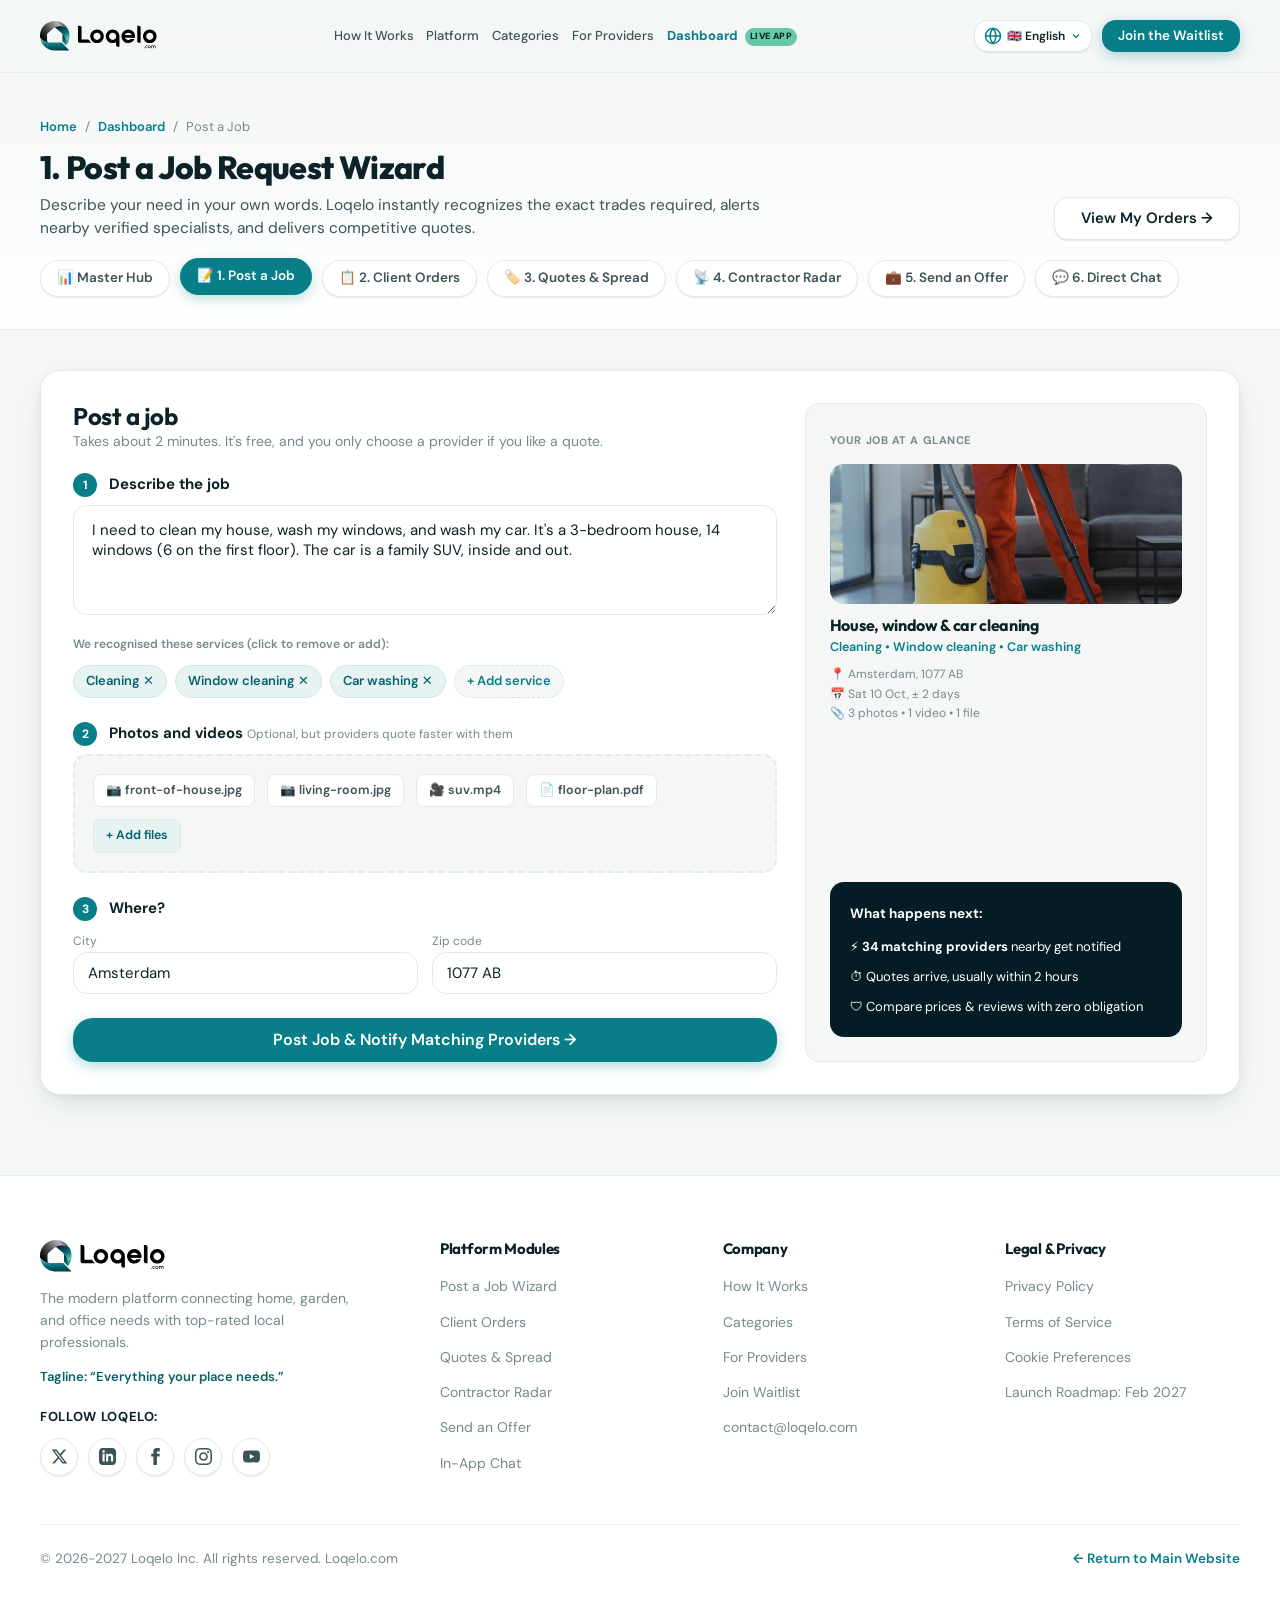
<file: post-job.html>
﻿<!DOCTYPE html>
<html lang="en">
<head>
  <meta charset="UTF-8">
  <meta name="viewport" content="width=device-width, initial-scale=1.0">
  <title>Post a Job Request — Loqelo</title>
  <meta name="description" content="Post a job request on Loqelo. Intelligent service matching alerts qualified local specialists for home, garden, and office.">
  <link rel="icon" type="image/svg+xml" href="assets/logo/loqelo-logo.svg">

  <!-- Google Fonts: Outfit & DM Sans -->
  <link rel="preconnect" href="https://fonts.googleapis.com">
  <link rel="preconnect" href="https://fonts.gstatic.com" crossorigin>
  <link href="https://fonts.googleapis.com/css2?family=DM+Sans:ital,opsz,wght@0,9..40,400;0,9..40,500;0,9..40,600;0,9..40,700;1,9..40,400&family=Outfit:wght@500;600;700;800;900&display=swap" rel="stylesheet">

  <link rel="stylesheet" href="css/tokens.css">
  <link rel="stylesheet" href="css/styles.css">

  <script async src="https://www.googletagmanager.com/gtag/js?id=G-LOQELO2027"></script>
  <script>
    window.dataLayer = window.dataLayer || [];
    function gtag(){dataLayer.push(arguments);}
    gtag('js', new Date());
    gtag('config', 'G-LOQELO2027');
  </script>
</head>
<body>

  <!-- ==========================================================================
       HEADER
       ========================================================================== -->
  <header class="site-header">
    <div class="container nav-wrap">
      <a href="index.html" class="brand-logo-link" aria-label="Loqelo Home">
        <img src="assets/logo/loqelo-logo.svg" alt="Loqelo Logo" class="brand-logo-img">
      </a>

      <nav id="site-main-nav" aria-label="Main Navigation">
        <div class="mobile-drawer-header">
          <img src="assets/logo/loqelo-logo.svg" alt="Loqelo Logo" class="brand-logo-img" style="height:28px;">
          <button class="mobile-drawer-close" id="mobile-drawer-close" aria-label="Close Navigation Menu">&times;</button>
        </div>
        <ul class="nav-links">
          <li><a href="index.html#how-it-works" class="nav-link">How It Works</a></li>
          <li><a href="index.html#showcase" class="nav-link">Platform</a></li>
          <li><a href="index.html#categories" class="nav-link">Categories</a></li>
          <li><a href="index.html#for-providers" class="nav-link">For Providers</a></li>
          <li><a href="dashboard.html" class="nav-link" style="color:var(--teal); font-weight:700;">Dashboard <span class="badge-live-pill">Live App</span></a></li>
        </ul>

        <div class="mobile-drawer-subpages">
          <div class="mobile-drawer-title">Platform Experience Apps</div>
          <div class="mobile-drawer-grid">
            <a href="post-job.html" class="mobile-drawer-pill"><span>📝</span> Post a Job</a>
            <a href="client-orders.html" class="mobile-drawer-pill"><span>📋</span> Orders</a>
            <a href="quotes.html" class="mobile-drawer-pill"><span>💰</span> Quotes</a>
            <a href="contractor-radar.html" class="mobile-drawer-pill"><span>📡</span> Radar</a>
            <a href="bidding.html" class="mobile-drawer-pill"><span>🤝</span> Bidding</a>
            <a href="chat.html" class="mobile-drawer-pill"><span>💬</span> Chat</a>
          </div>
        </div>

        <div class="mobile-drawer-cta">
          <a href="index.html#waitlist" class="btn btn-primary">Join the Waitlist</a>
        </div>
      </nav>

      <div class="nav-actions">
        <!-- Custom Worldwide Language Selector -->
        <div class="custom-lang-selector-wrap">
          <button class="custom-lang-btn" id="custom-lang-btn" aria-haspopup="true" aria-expanded="false" title="Change Language">
            <svg width="18" height="18" viewBox="0 0 24 24" fill="none" stroke="currentColor" stroke-width="2">
              <circle cx="12" cy="12" r="10"></circle>
              <line x1="2" y1="12" x2="22" y2="12"></line>
              <path d="M12 2a15.3 15.3 0 0 1 4 10 15.3 15.3 0 0 1-4 10 15.3 15.3 0 0 1-4-10 15.3 15.3 0 0 1 4-10z"></path>
            </svg>
            <span id="custom-current-lang">🇬🇧 English</span>
            <svg width="12" height="12" viewBox="0 0 24 24" fill="none" stroke="currentColor" stroke-width="2.5"><polyline points="6 9 12 15 18 9"></polyline></svg>
          </button>
          <ul class="custom-lang-dropdown" id="custom-lang-dropdown">
            <li class="custom-lang-opt active" data-lang="en">🇬🇧 English</li>
            <li class="custom-lang-opt" data-lang="pl">🇵🇱 Polski</li>
            <li class="custom-lang-opt" data-lang="de">🇩🇪 Deutsch</li>
            <li class="custom-lang-opt" data-lang="fr">🇫🇷 Français</li>
            <li class="custom-lang-opt" data-lang="es">🇪🇸 Español</li>
            <li class="custom-lang-opt" data-lang="nl">🇳🇱 Nederlands</li>
            <li class="custom-lang-opt" data-lang="it">🇮🇹 Italiano</li>
            <li class="custom-lang-opt" data-lang="bn">🇧🇩 বাংলা</li>
            <li class="custom-lang-opt" data-lang="ar">🇸🇦 العربية</li>
            <li class="custom-lang-opt" data-lang="zh-CN">🇨🇳 中文</li>
          </ul>
        </div>
        <div id="google_translate_element"></div>

        <a href="index.html#waitlist" class="btn btn-primary">Join the Waitlist</a>

        <!-- Responsive Mobile Menu Toggle -->
        <button class="mobile-menu-toggle" id="mobile-menu-toggle" aria-label="Toggle navigation menu" aria-expanded="false">
          <span class="hamburger-icon">
            <span class="hamburger-bar"></span>
            <span class="hamburger-bar"></span>
            <span class="hamburger-bar"></span>
          </span>
        </button>
      </div>
    </div>
  </header>
  <div class="mobile-nav-backdrop" id="mobile-nav-backdrop"></div>

  <!-- ==========================================================================
       SUBPAGE HERO
       ========================================================================== -->
  <section class="subpage-hero">
    <div class="container">
      <div class="subpage-breadcrumb">
        <a href="index.html">Home</a>
        <span>/</span>
        <a href="dashboard.html">Dashboard</a>
        <span>/</span>
        <span>Post a Job</span>
      </div>

      <div style="display: flex; justify-content: space-between; align-items: flex-end; flex-wrap: wrap; gap: 16px;">
        <div>
          <h1 class="subpage-hero-title">1. Post a Job Request Wizard</h1>
          <p class="subpage-hero-desc">
            Describe your need in your own words. Loqelo instantly recognizes the exact trades required, alerts nearby verified specialists, and delivers competitive quotes.
          </p>
        </div>
        <a href="client-orders.html" class="btn btn-secondary">View My Orders →</a>
      </div>

      <!-- Quick Platform Navigation Pills -->
      <div class="subpage-nav-pills">
        <a href="dashboard.html" class="subpage-nav-pill">📊 Master Hub</a>
        <a href="post-job.html" class="subpage-nav-pill active">📝 1. Post a Job</a>
        <a href="client-orders.html" class="subpage-nav-pill">📋 2. Client Orders</a>
        <a href="quotes.html" class="subpage-nav-pill">🏷️ 3. Quotes & Spread</a>
        <a href="contractor-radar.html" class="subpage-nav-pill">📡 4. Contractor Radar</a>
        <a href="bidding.html" class="subpage-nav-pill">💼 5. Send an Offer</a>
        <a href="chat.html" class="subpage-nav-pill">💬 6. Direct Chat</a>
      </div>
    </div>
  </section>

  <!-- ==========================================================================
       MAIN WORKFLOW CONTAINER
       ========================================================================== -->
  <main class="subpage-main-wrap">
    <div class="container">
      <div class="live-post-job-container">
        <div>
          <div style="margin-bottom: 20px;">
            <h3 style="font-size: 24px; color: var(--ink);">Post a job</h3>
            <p style="color: var(--mute); font-size: 14px;">Takes about 2 minutes. It's free, and you only choose a provider if you like a quote.</p>
          </div>

          <!-- Step 1 -->
          <div class="post-job-step-box">
            <label style="font-weight: 700; color: var(--ink); display: block; margin-bottom: 8px;">
              <span class="step-num-pill">1</span> Describe the job
            </label>
            <textarea id="live-job-desc" class="form-input" style="height: 110px; resize: vertical;" placeholder="Tell providers what you need in your own words...">I need to clean my house, wash my windows, and wash my car. It's a 3-bedroom house, 14 windows (6 on the first floor). The car is a family SUV, inside and out.</textarea>
            
            <div style="margin-top: 10px;">
              <span style="font-size: 12px; font-weight: 600; color: var(--mute);">We recognised these services (click to remove or add):</span>
              <div class="service-chip-list">
                <span class="service-chip">Cleaning ✕</span>
                <span class="service-chip">Window cleaning ✕</span>
                <span class="service-chip">Car washing ✕</span>
                <span class="service-chip" style="background: var(--bg); color: var(--teal); border-style: dashed;">+ Add service</span>
              </div>
            </div>
          </div>

          <!-- Step 2 -->
          <div class="post-job-step-box">
            <label style="font-weight: 700; color: var(--ink); display: block; margin-bottom: 8px;">
              <span class="step-num-pill">2</span> Photos and videos <span class="optional-tag">Optional, but providers quote faster with them</span>
            </label>
            <div class="file-drop-zone">
              <span class="file-badge-tag">📷 front-of-house.jpg</span>
              <span class="file-badge-tag">📷 living-room.jpg</span>
              <span class="file-badge-tag">🎥 suv.mp4</span>
              <span class="file-badge-tag">📄 floor-plan.pdf</span>
              <span class="file-badge-tag" style="background: var(--teal-50); color: var(--teal-d); cursor: pointer;">+ Add files</span>
            </div>
          </div>

          <!-- Step 3 -->
          <div class="post-job-step-box">
            <label style="font-weight: 700; color: var(--ink); display: block; margin-bottom: 8px;">
              <span class="step-num-pill">3</span> Where?
            </label>
            <div style="display: grid; grid-template-columns: 1fr 1fr; gap: 14px;">
              <div>
                <label style="font-size: 12px; color: var(--mute);">City</label>
                <input type="text" class="form-input" value="Amsterdam" style="padding: 10px 14px;">
              </div>
              <div>
                <label style="font-size: 12px; color: var(--mute);">Zip code</label>
                <input type="text" class="form-input" value="1077 AB" style="padding: 10px 14px;">
              </div>
            </div>
          </div>

          <button class="btn btn-primary btn-lg" id="btn-submit-live-job" style="width: 100%; padding: 14px;">
            Post Job &amp; Notify Matching Providers →
          </button>
        </div>

        <!-- Sidebar Summary -->
        <div class="job-glance-sidebar">
          <div>
            <span style="font-size: 11px; text-transform: uppercase; letter-spacing: 0.05em; font-weight: 700; color: var(--mute);">Your Job At A Glance</span>
            <img src="assets/images/photos/home.jpg" alt="Job preview" style="border-radius: var(--r-m); margin: 12px 0; height: 140px; object-fit: cover; width: 100%;">
            <h4 style="font-size: 16px; color: var(--ink); margin-bottom: 4px;">House, window &amp; car cleaning</h4>
            <p style="font-size: 12.5px; color: var(--teal); font-weight: 600;">Cleaning • Window cleaning • Car washing</p>
            <div style="font-size: 12px; color: var(--mute); margin-top: 8px; line-height: 1.6;">
              📍 Amsterdam, 1077 AB<br>
              📅 Sat 10 Oct, ± 2 days<br>
              📎 3 photos • 1 video • 1 file
            </div>
          </div>

          <div class="what-happens-box">
            <strong style="font-size: 13.5px; color: #FFFFFF;">What happens next:</strong>
            <ul>
              <li>⚡ <strong>34 matching providers</strong> nearby get notified</li>
              <li>⏱ Quotes arrive, usually within 2 hours</li>
              <li>🛡 Compare prices &amp; reviews with zero obligation</li>
            </ul>
          </div>
        </div>
      </div>
    </div>
  </main>

  <!-- Job Added Confirmation Modal -->
  <div class="modal-overlay" id="job-added-modal">
    <div class="success-modal-card" style="max-width: 460px; padding: 36px 30px;">
      <button class="modal-close-btn" id="job-added-close-btn">&times;</button>
      
      <div class="success-icon-badge" style="width: 60px; height: 60px;">
        <svg width="28" height="28" viewBox="0 0 24 24" fill="none" stroke="currentColor" stroke-width="2.5"><polyline points="20 6 9 17 4 12"></polyline></svg>
      </div>

      <h3 style="font-size: 22px; color: var(--ink); margin-bottom: 8px;">Your job has been added.</h3>
      <p style="color: var(--mute); font-size: 14.5px; line-height: 1.5; margin-bottom: 24px;">
        We've told <strong>34 matching providers</strong> in Amsterdam. We'll let you know as soon as the first quote arrives.
      </p>

      <div style="display: flex; gap: 12px; justify-content: center;">
        <button class="btn btn-secondary" id="btn-post-another-job" style="padding: 10px 18px; font-size: 13.5px;">Post another</button>
        <a href="quotes.html" class="btn btn-primary" style="padding: 10px 20px; font-size: 13.5px;">View quotes received →</a>
      </div>
    </div>
  </div>

  <!-- ==========================================================================
       FOOTER
       ========================================================================== -->
  <footer class="site-footer">
    <div class="container">
      <div class="footer-top-grid">
        <div class="footer-brand">
          <img src="assets/logo/loqelo-logo.svg" alt="Loqelo Logo" height="32">
          <p>The modern platform connecting home, garden, and office needs with top-rated local professionals.</p>
          <div style="margin-top: 14px; font-size: 13px; font-weight: 600; color: var(--teal-d);">
            Tagline: “Everything your place needs.”
          </div>

          <div class="footer-social-bar">
            <span class="social-bar-label">Follow Loqelo:</span>
            <div class="social-links-row">
              <a href="https://x.com/loqelo" target="_blank" rel="noopener noreferrer" class="social-icon-btn" aria-label="Follow Loqelo on X" title="X"><svg viewBox="0 0 24 24"><path d="M18.244 2.25h3.308l-7.227 8.26 8.502 11.24H16.17l-5.214-6.817L4.99 21.75H1.68l7.73-8.835L1.254 2.25H8.08l4.713 6.231zm-1.161 17.52h1.833L7.084 4.126H5.117z"/></svg></a>
              <a href="https://linkedin.com/company/loqelo" target="_blank" rel="noopener noreferrer" class="social-icon-btn" aria-label="Follow Loqelo on LinkedIn" title="LinkedIn"><svg viewBox="0 0 24 24"><path d="M19 0h-14c-2.761 0-5 2.239-5 5v14c0 2.761 2.239 5 5 5h14c2.762 0 5-2.239 5-5v-14c0-2.761-2.238-5-5-5zm-11 19h-3v-11h3v11zm-1.5-12.268c-.966 0-1.75-.79-1.75-1.764s.784-1.764 1.75-1.764 1.75.79 1.75 1.764-.783 1.764-1.75 1.764zm13.5 12.268h-3v-5.604c0-3.368-4-3.113-4 0v5.604h-3v-11h3v1.765c1.396-2.586 7-2.777 7 2.476v6.759z"/></svg></a>
              <a href="https://facebook.com/loqelo" target="_blank" rel="noopener noreferrer" class="social-icon-btn" aria-label="Follow Loqelo on Facebook" title="Facebook"><svg viewBox="0 0 24 24"><path d="M9 8H6v4h3v12h5V12h3.642L18 8h-4V6.333C14 5.374 14.5 5 15.6 5H18V0h-3.808C10.595 0 9 1.583 9 4.615V8z"/></svg></a>
              <a href="https://instagram.com/loqelo" target="_blank" rel="noopener noreferrer" class="social-icon-btn" aria-label="Follow Loqelo on Instagram" title="Instagram"><svg viewBox="0 0 24 24"><path d="M12 2.163c3.204 0 3.584.012 4.85.07 3.252.148 4.771 1.691 4.919 4.919.058 1.265.069 1.645.069 4.849 0 3.205-.012 3.584-.069 4.849-.149 3.225-1.664 4.771-4.919 4.919-1.266.058-1.644.07-4.85.07-3.204 0-3.584-.012-4.849-.07-3.26-.149-4.771-1.699-4.919-4.92-.058-1.265-.07-1.644-.07-4.849 0-3.204.013-3.583.07-4.849.149-3.227 1.664-4.771 4.919-4.919 1.266-.057 1.645-.069 4.849-.069zm0-2.163c-3.259 0-3.667.014-4.947.072-4.358.2-6.78 2.618-6.98 6.98-.059 1.281-.073 1.689-.073 4.948 0 3.259.014 3.668.072 4.948.2 4.358 2.618 6.78 6.98 6.98 1.281.058 1.689.072 4.948.072 3.259 0 3.668-.014 4.948-.072 4.354-.2 6.782-2.618 6.979-6.98.059-1.28.073-1.689.073-4.948 0-3.259-.014-3.667-.072-4.947-.196-4.354-2.617-6.78-6.979-6.98-1.281-.059-1.69-.073-4.949-.073zm0 5.838c-3.403 0-6.162 2.759-6.162 6.162s2.759 6.163 6.162 6.163 6.162-2.759 6.162-6.163c0-3.403-2.759-6.162-6.162-6.162zm0 10.162c-2.209 0-4-1.79-4-4 0-2.209 1.791-4 4-4s4 1.791 4 4c0 2.21-1.791 4-4 4zm6.406-11.845c-.796 0-1.441.645-1.441 1.44s.645 1.44 1.441 1.44c.795 0 1.439-.645 1.439-1.44s-.644-1.44-1.439-1.44z"/></svg></a>
              <a href="https://youtube.com/@loqelo" target="_blank" rel="noopener noreferrer" class="social-icon-btn" aria-label="Follow Loqelo on YouTube" title="YouTube"><svg viewBox="0 0 24 24"><path d="M23.498 6.186a3.016 3.016 0 0 0-2.122-2.136C19.505 3.545 12 3.545 12 3.545s-7.505 0-9.377.505A3.017 3.017 0 0 0 .502 6.186C0 8.07 0 12 0 12s0 3.93.502 5.814a3.016 3.016 0 0 0 2.122 2.136c1.871.505 9.376.505 9.376.505s7.505 0 9.377-.505a3.015 3.015 0 0 0 2.122-2.136C24 15.93 24 12 24 12s0-3.93-.502-5.814zM9.545 15.568V8.432L15.818 12l-6.273 3.568z"/></svg></a>
            </div>
          </div>
        </div>

        <div class="footer-col">
          <h5>Platform Modules</h5>
          <ul class="footer-links-list">
            <li><a href="post-job.html">Post a Job Wizard</a></li>
            <li><a href="client-orders.html">Client Orders</a></li>
            <li><a href="quotes.html">Quotes &amp; Spread</a></li>
            <li><a href="contractor-radar.html">Contractor Radar</a></li>
            <li><a href="bidding.html">Send an Offer</a></li>
            <li><a href="chat.html">In-App Chat</a></li>
          </ul>
        </div>

        <div class="footer-col">
          <h5>Company</h5>
          <ul class="footer-links-list">
            <li><a href="index.html#how-it-works">How It Works</a></li>
            <li><a href="index.html#categories">Categories</a></li>
            <li><a href="index.html#for-providers">For Providers</a></li>
            <li><a href="index.html#waitlist">Join Waitlist</a></li>
            <li><a href="mailto:contact@loqelo.com">contact@loqelo.com</a></li>
          </ul>
        </div>

        <div class="footer-col">
          <h5>Legal &amp; Privacy</h5>
          <ul class="footer-links-list">
            <li><a href="#">Privacy Policy</a></li>
            <li><a href="#">Terms of Service</a></li>
            <li><a href="#">Cookie Preferences</a></li>
            <li><a href="#">Launch Roadmap: Feb 2027</a></li>
          </ul>
        </div>
      </div>

      <div class="footer-bottom-bar">
        <div>
          &copy; 2026-2027 Loqelo Inc. All rights reserved. Loqelo.com
        </div>
        <div>
          <a href="index.html" style="color: var(--teal); font-weight: 600; text-decoration: none;">← Return to Main Website</a>
        </div>
      </div>
    </div>
  </footer>

  <script src="js/translations.js"></script>
  <script src="js/analytics.js"></script>
  <script src="js/app.js"></script>
</body>
</html>
</file>
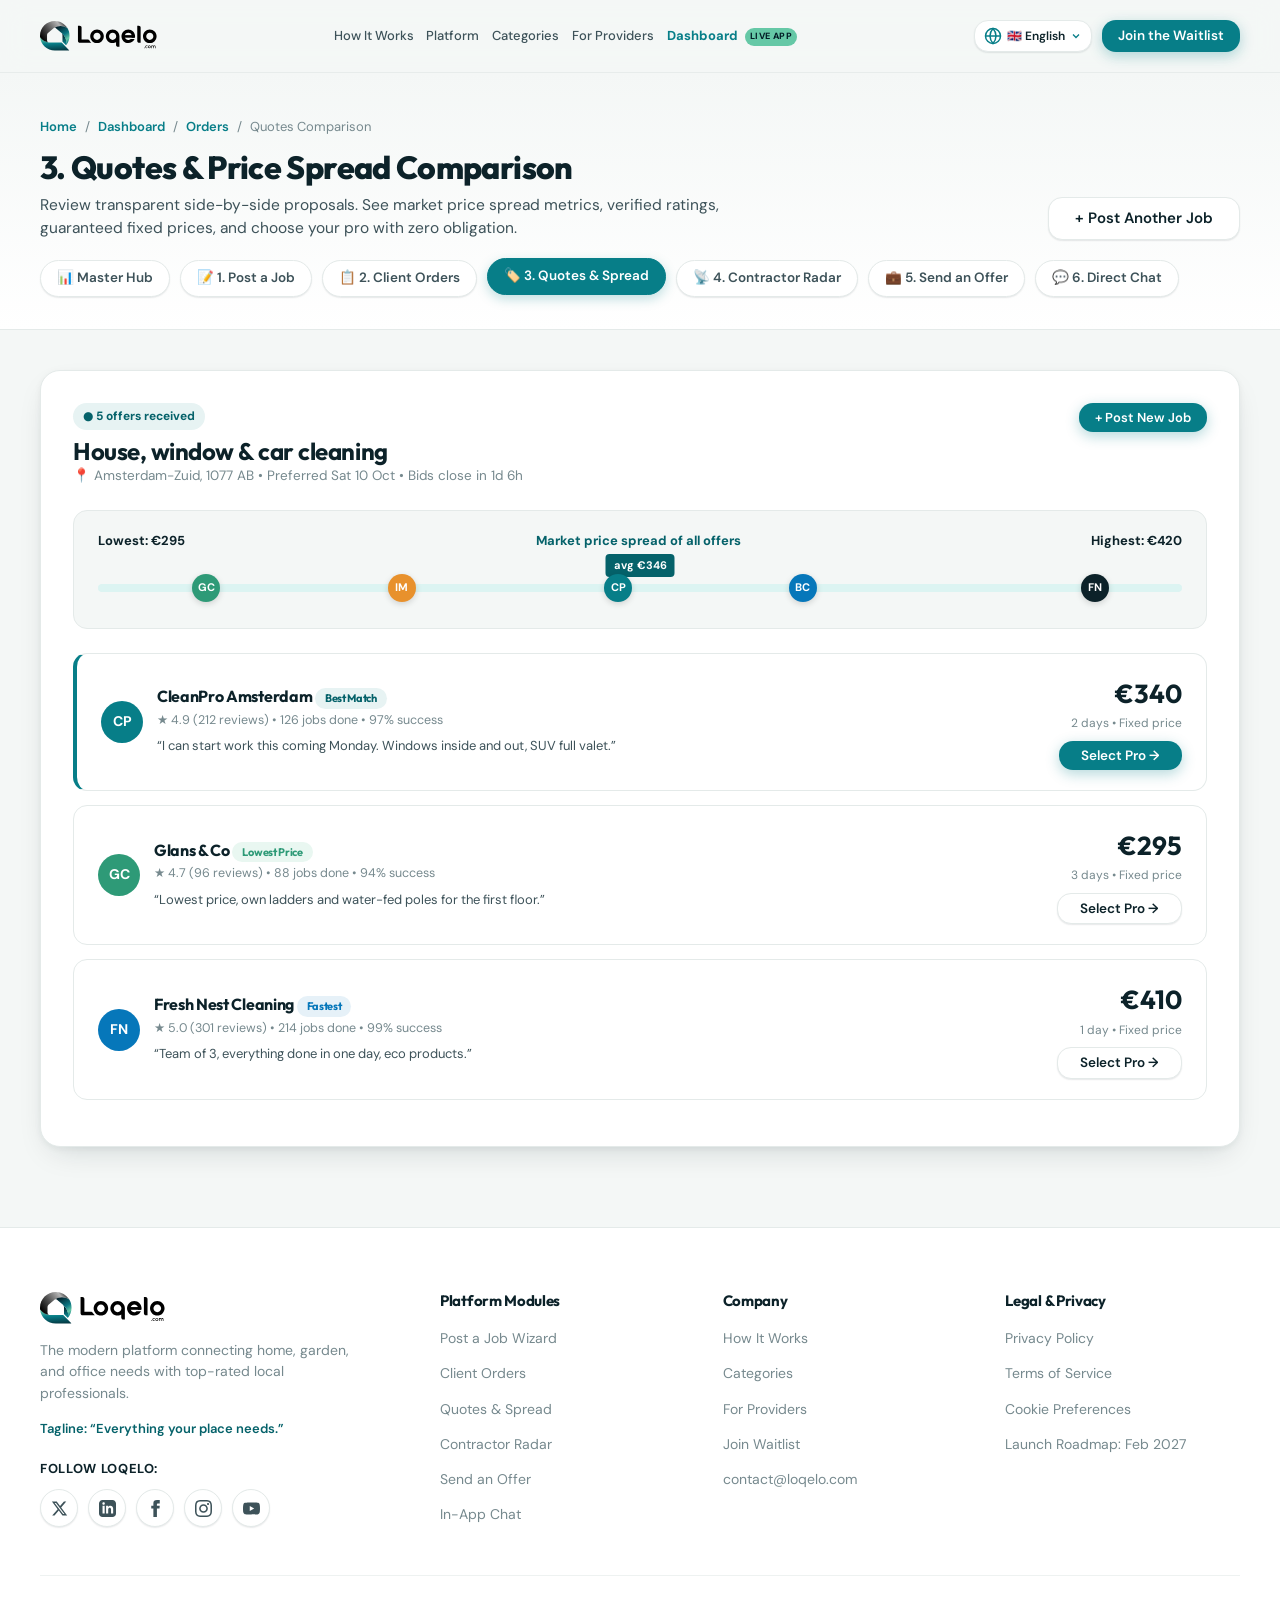
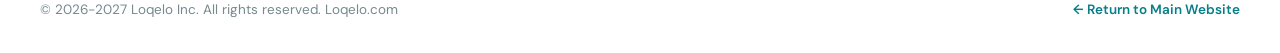
<file: quotes.html>
﻿<!DOCTYPE html>
<html lang="en">
<head>
  <meta charset="UTF-8">
  <meta name="viewport" content="width=device-width, initial-scale=1.0">
  <title>Quotes & Price Spread Comparison — Loqelo</title>
  <meta name="description" content="Compare competitive bids with transparent price spreads and verified ratings on Loqelo.">
  <link rel="icon" type="image/svg+xml" href="assets/logo/loqelo-logo.svg">

  <link rel="preconnect" href="https://fonts.googleapis.com">
  <link rel="preconnect" href="https://fonts.gstatic.com" crossorigin>
  <link href="https://fonts.googleapis.com/css2?family=DM+Sans:ital,opsz,wght@0,9..40,400;0,9..40,500;0,9..40,600;0,9..40,700;1,9..40,400&family=Outfit:wght@500;600;700;800;900&display=swap" rel="stylesheet">

  <link rel="stylesheet" href="css/tokens.css">
  <link rel="stylesheet" href="css/styles.css">

  <script async src="https://www.googletagmanager.com/gtag/js?id=G-LOQELO2027"></script>
  <script>
    window.dataLayer = window.dataLayer || [];
    function gtag(){dataLayer.push(arguments);}
    gtag('js', new Date());
    gtag('config', 'G-LOQELO2027');
  </script>
</head>
<body>

  <!-- ==========================================================================
       HEADER
       ========================================================================== -->
  <header class="site-header">
    <div class="container nav-wrap">
      <a href="index.html" class="brand-logo-link" aria-label="Loqelo Home">
        <img src="assets/logo/loqelo-logo.svg" alt="Loqelo Logo" class="brand-logo-img">
      </a>

      <nav id="site-main-nav" aria-label="Main Navigation">
        <div class="mobile-drawer-header">
          <img src="assets/logo/loqelo-logo.svg" alt="Loqelo Logo" class="brand-logo-img" style="height:28px;">
          <button class="mobile-drawer-close" id="mobile-drawer-close" aria-label="Close Navigation Menu">&times;</button>
        </div>
        <ul class="nav-links">
          <li><a href="index.html#how-it-works" class="nav-link">How It Works</a></li>
          <li><a href="index.html#showcase" class="nav-link">Platform</a></li>
          <li><a href="index.html#categories" class="nav-link">Categories</a></li>
          <li><a href="index.html#for-providers" class="nav-link">For Providers</a></li>
          <li><a href="dashboard.html" class="nav-link" style="color:var(--teal); font-weight:700;">Dashboard <span class="badge-live-pill">Live App</span></a></li>
        </ul>

        <div class="mobile-drawer-subpages">
          <div class="mobile-drawer-title">Platform Experience Apps</div>
          <div class="mobile-drawer-grid">
            <a href="post-job.html" class="mobile-drawer-pill"><span>📝</span> Post a Job</a>
            <a href="client-orders.html" class="mobile-drawer-pill"><span>📋</span> Orders</a>
            <a href="quotes.html" class="mobile-drawer-pill"><span>💰</span> Quotes</a>
            <a href="contractor-radar.html" class="mobile-drawer-pill"><span>📡</span> Radar</a>
            <a href="bidding.html" class="mobile-drawer-pill"><span>🤝</span> Bidding</a>
            <a href="chat.html" class="mobile-drawer-pill"><span>💬</span> Chat</a>
          </div>
        </div>

        <div class="mobile-drawer-cta">
          <a href="index.html#waitlist" class="btn btn-primary">Join the Waitlist</a>
        </div>
      </nav>

      <div class="nav-actions">
        <div class="custom-lang-selector-wrap">
          <button class="custom-lang-btn" id="custom-lang-btn" aria-haspopup="true" aria-expanded="false" title="Change Language">
            <svg width="18" height="18" viewBox="0 0 24 24" fill="none" stroke="currentColor" stroke-width="2">
              <circle cx="12" cy="12" r="10"></circle>
              <line x1="2" y1="12" x2="22" y2="12"></line>
              <path d="M12 2a15.3 15.3 0 0 1 4 10 15.3 15.3 0 0 1-4 10 15.3 15.3 0 0 1-4-10 15.3 15.3 0 0 1 4-10z"></path>
            </svg>
            <span id="custom-current-lang">🇬🇧 English</span>
            <svg width="12" height="12" viewBox="0 0 24 24" fill="none" stroke="currentColor" stroke-width="2.5"><polyline points="6 9 12 15 18 9"></polyline></svg>
          </button>
          <ul class="custom-lang-dropdown" id="custom-lang-dropdown">
            <li class="custom-lang-opt active" data-lang="en">🇬🇧 English</li>
            <li class="custom-lang-opt" data-lang="pl">🇵🇱 Polski</li>
            <li class="custom-lang-opt" data-lang="de">🇩🇪 Deutsch</li>
            <li class="custom-lang-opt" data-lang="fr">🇫🇷 Français</li>
            <li class="custom-lang-opt" data-lang="es">🇪🇸 Español</li>
            <li class="custom-lang-opt" data-lang="nl">🇳🇱 Nederlands</li>
            <li class="custom-lang-opt" data-lang="it">🇮🇹 Italiano</li>
            <li class="custom-lang-opt" data-lang="bn">🇧🇩 বাংলা</li>
            <li class="custom-lang-opt" data-lang="ar">🇸🇦 العربية</li>
            <li class="custom-lang-opt" data-lang="zh-CN">🇨🇳 中文</li>
          </ul>
        </div>
        <div id="google_translate_element"></div>

        <a href="index.html#waitlist" class="btn btn-primary">Join the Waitlist</a>

        <!-- Responsive Mobile Menu Toggle -->
        <button class="mobile-menu-toggle" id="mobile-menu-toggle" aria-label="Toggle navigation menu" aria-expanded="false">
          <span class="hamburger-icon">
            <span class="hamburger-bar"></span>
            <span class="hamburger-bar"></span>
            <span class="hamburger-bar"></span>
          </span>
        </button>
      </div>
    </div>
  </header>
  <div class="mobile-nav-backdrop" id="mobile-nav-backdrop"></div>

  <!-- ==========================================================================
       SUBPAGE HERO
       ========================================================================== -->
  <section class="subpage-hero">
    <div class="container">
      <div class="subpage-breadcrumb">
        <a href="index.html">Home</a>
        <span>/</span>
        <a href="dashboard.html">Dashboard</a>
        <span>/</span>
        <a href="client-orders.html">Orders</a>
        <span>/</span>
        <span>Quotes Comparison</span>
      </div>

      <div style="display: flex; justify-content: space-between; align-items: flex-end; flex-wrap: wrap; gap: 16px;">
        <div>
          <h1 class="subpage-hero-title">3. Quotes &amp; Price Spread Comparison</h1>
          <p class="subpage-hero-desc">
            Review transparent side-by-side proposals. See market price spread metrics, verified ratings, guaranteed fixed prices, and choose your pro with zero obligation.
          </p>
        </div>
        <a href="post-job.html" class="btn btn-secondary">+ Post Another Job</a>
      </div>

      <!-- Quick Platform Navigation Pills -->
      <div class="subpage-nav-pills">
        <a href="dashboard.html" class="subpage-nav-pill">📊 Master Hub</a>
        <a href="post-job.html" class="subpage-nav-pill">📝 1. Post a Job</a>
        <a href="client-orders.html" class="subpage-nav-pill">📋 2. Client Orders</a>
        <a href="quotes.html" class="subpage-nav-pill active">🏷️ 3. Quotes & Spread</a>
        <a href="contractor-radar.html" class="subpage-nav-pill">📡 4. Contractor Radar</a>
        <a href="bidding.html" class="subpage-nav-pill">💼 5. Send an Offer</a>
        <a href="chat.html" class="subpage-nav-pill">💬 6. Direct Chat</a>
      </div>
    </div>
  </section>

  <!-- ==========================================================================
       MAIN QUOTES VIEW
       ========================================================================== -->
  <main class="subpage-main-wrap">
    <div class="container">
      <div class="quotes-live-container">
        <div style="display: flex; justify-content: space-between; align-items: flex-start; margin-bottom: 24px;">
          <div>
            <span class="status-badge-live status-bids" style="margin-bottom: 8px;">● 5 offers received</span>
            <h3 style="font-size: 24px; color: var(--ink);">House, window &amp; car cleaning</h3>
            <p style="color: var(--mute); font-size: 13.5px;">📍 Amsterdam-Zuid, 1077 AB • Preferred Sat 10 Oct • Bids close in 1d 6h</p>
          </div>
          <a href="post-job.html" class="btn btn-primary" style="padding: 8px 16px; font-size: 13px;">+ Post New Job</a>
        </div>

        <!-- Price Spread Bar Visualization -->
        <div class="price-spread-meter-box">
          <div style="display: flex; justify-content: space-between; font-size: 13px; font-weight: 700; color: var(--ink);">
            <span>Lowest: €295</span>
            <span style="color: var(--teal-d);">Market price spread of all offers</span>
            <span>Highest: €420</span>
          </div>
          <div class="spread-line-visual">
            <div class="spread-avg-callout">avg €346</div>
            <span class="spread-dot" style="left: 10%; background: #2E9A77;" title="Glans & Co: €295">GC</span>
            <span class="spread-dot" style="left: 28%; background: #E8912C;" title="Igor M: €320">IM</span>
            <span class="spread-dot" style="left: 48%; background: #077E88;" title="CleanPro: €340">CP</span>
            <span class="spread-dot" style="left: 65%; background: #0677BA;" title="BriteClean: €375">BC</span>
            <span class="spread-dot" style="left: 92%; background: #0C2229;" title="Fresh Nest: €410">FN</span>
          </div>
        </div>

        <!-- 3 Received Contractor Bids -->
        <div>
          <!-- Bid 1: CleanPro -->
          <div class="quote-pro-card" style="border-left: 4px solid var(--teal);">
            <div style="display: flex; gap: 14px; align-items: center;">
              <div class="avatar-circle">CP</div>
              <div>
                <h4 style="font-size: 16px; color: var(--ink); margin-bottom: 2px;">
                  CleanPro Amsterdam <span class="status-badge-live status-bids" style="font-size: 11px;">Best Match</span>
                </h4>
                <p style="font-size: 12.5px; color: var(--mute);">★ 4.9 (212 reviews) • 126 jobs done • 97% success</p>
                <p style="font-size: 13px; color: var(--ink2); margin-top: 6px;">“I can start work this coming Monday. Windows inside and out, SUV full valet.”</p>
              </div>
            </div>
            <div style="text-align: right; min-width: 140px;">
              <div class="quote-price-tag">€340</div>
              <span style="font-size: 12px; color: var(--mute); display: block; margin-bottom: 8px;">2 days • Fixed price</span>
              <a href="chat.html" class="btn btn-primary" style="padding: 8px 22px; font-size: 13.5px;">Select Pro →</a>
            </div>
          </div>

          <!-- Bid 2: Glans & Co -->
          <div class="quote-pro-card">
            <div style="display: flex; gap: 14px; align-items: center;">
              <div class="avatar-circle" style="background: var(--mint-d);">GC</div>
              <div>
                <h4 style="font-size: 16px; color: var(--ink); margin-bottom: 2px;">
                  Glans &amp; Co <span class="status-badge-live status-progress" style="font-size: 11px;">Lowest Price</span>
                </h4>
                <p style="font-size: 12.5px; color: var(--mute);">★ 4.7 (96 reviews) • 88 jobs done • 94% success</p>
                <p style="font-size: 13px; color: var(--ink2); margin-top: 6px;">“Lowest price, own ladders and water-fed poles for the first floor.”</p>
              </div>
            </div>
            <div style="text-align: right; min-width: 140px;">
              <div class="quote-price-tag">€295</div>
              <span style="font-size: 12px; color: var(--mute); display: block; margin-bottom: 8px;">3 days • Fixed price</span>
              <a href="chat.html" class="btn btn-secondary" style="padding: 8px 22px; font-size: 13.5px;">Select Pro →</a>
            </div>
          </div>

          <!-- Bid 3: Fresh Nest -->
          <div class="quote-pro-card">
            <div style="display: flex; gap: 14px; align-items: center;">
              <div class="avatar-circle" style="background: #0677BA;">FN</div>
              <div>
                <h4 style="font-size: 16px; color: var(--ink); margin-bottom: 2px;">
                  Fresh Nest Cleaning <span class="status-badge-live status-contractor" style="font-size: 11px;">Fastest</span>
                </h4>
                <p style="font-size: 12.5px; color: var(--mute);">★ 5.0 (301 reviews) • 214 jobs done • 99% success</p>
                <p style="font-size: 13px; color: var(--ink2); margin-top: 6px;">“Team of 3, everything done in one day, eco products.”</p>
              </div>
            </div>
            <div style="text-align: right; min-width: 140px;">
              <div class="quote-price-tag">€410</div>
              <span style="font-size: 12px; color: var(--mute); display: block; margin-bottom: 8px;">1 day • Fixed price</span>
              <a href="chat.html" class="btn btn-secondary" style="padding: 8px 22px; font-size: 13.5px;">Select Pro →</a>
            </div>
          </div>
        </div>
      </div>
    </div>
  </main>

  <!-- ==========================================================================
       FOOTER
       ========================================================================== -->
  <footer class="site-footer">
    <div class="container">
      <div class="footer-top-grid">
        <div class="footer-brand">
          <img src="assets/logo/loqelo-logo.svg" alt="Loqelo Logo" height="32">
          <p>The modern platform connecting home, garden, and office needs with top-rated local professionals.</p>
          <div style="margin-top: 14px; font-size: 13px; font-weight: 600; color: var(--teal-d);">
            Tagline: “Everything your place needs.”
          </div>

          <div class="footer-social-bar">
            <span class="social-bar-label">Follow Loqelo:</span>
            <div class="social-links-row">
              <a href="https://x.com/loqelo" target="_blank" rel="noopener noreferrer" class="social-icon-btn" aria-label="Follow Loqelo on X" title="X"><svg viewBox="0 0 24 24"><path d="M18.244 2.25h3.308l-7.227 8.26 8.502 11.24H16.17l-5.214-6.817L4.99 21.75H1.68l7.73-8.835L1.254 2.25H8.08l4.713 6.231zm-1.161 17.52h1.833L7.084 4.126H5.117z"/></svg></a>
              <a href="https://linkedin.com/company/loqelo" target="_blank" rel="noopener noreferrer" class="social-icon-btn" aria-label="Follow Loqelo on LinkedIn" title="LinkedIn"><svg viewBox="0 0 24 24"><path d="M19 0h-14c-2.761 0-5 2.239-5 5v14c0 2.761 2.239 5 5 5h14c2.762 0 5-2.239 5-5v-14c0-2.761-2.238-5-5-5zm-11 19h-3v-11h3v11zm-1.5-12.268c-.966 0-1.75-.79-1.75-1.764s.784-1.764 1.75-1.764 1.75.79 1.75 1.764-.783 1.764-1.75 1.764zm13.5 12.268h-3v-5.604c0-3.368-4-3.113-4 0v5.604h-3v-11h3v1.765c1.396-2.586 7-2.777 7 2.476v6.759z"/></svg></a>
              <a href="https://facebook.com/loqelo" target="_blank" rel="noopener noreferrer" class="social-icon-btn" aria-label="Follow Loqelo on Facebook" title="Facebook"><svg viewBox="0 0 24 24"><path d="M9 8H6v4h3v12h5V12h3.642L18 8h-4V6.333C14 5.374 14.5 5 15.6 5H18V0h-3.808C10.595 0 9 1.583 9 4.615V8z"/></svg></a>
              <a href="https://instagram.com/loqelo" target="_blank" rel="noopener noreferrer" class="social-icon-btn" aria-label="Follow Loqelo on Instagram" title="Instagram"><svg viewBox="0 0 24 24"><path d="M12 2.163c3.204 0 3.584.012 4.85.07 3.252.148 4.771 1.691 4.919 4.919.058 1.265.069 1.645.069 4.849 0 3.205-.012 3.584-.069 4.849-.149 3.225-1.664 4.771-4.919 4.919-1.266.058-1.644.07-4.85.07-3.204 0-3.584-.012-4.849-.07-3.26-.149-4.771-1.699-4.919-4.92-.058-1.265-.07-1.644-.07-4.849 0-3.204.013-3.583.07-4.849.149-3.227 1.664-4.771 4.919-4.919 1.266-.057 1.645-.069 4.849-.069zm0-2.163c-3.259 0-3.667.014-4.947.072-4.358.2-6.78 2.618-6.98 6.98-.059 1.281-.073 1.689-.073 4.948 0 3.259.014 3.668.072 4.948.2 4.358 2.618 6.78 6.98 6.98 1.281.058 1.689.072 4.948.072 3.259 0 3.668-.014 4.948-.072 4.354-.2 6.782-2.618 6.979-6.98.059-1.28.073-1.689.073-4.948 0-3.259-.014-3.667-.072-4.947-.196-4.354-2.617-6.78-6.979-6.98-1.281-.059-1.69-.073-4.949-.073zm0 5.838c-3.403 0-6.162 2.759-6.162 6.162s2.759 6.163 6.162 6.163 6.162-2.759 6.162-6.163c0-3.403-2.759-6.162-6.162-6.162zm0 10.162c-2.209 0-4-1.79-4-4 0-2.209 1.791-4 4-4s4 1.791 4 4c0 2.21-1.791 4-4 4zm6.406-11.845c-.796 0-1.441.645-1.441 1.44s.645 1.44 1.441 1.44c.795 0 1.439-.645 1.439-1.44s-.644-1.44-1.439-1.44z"/></svg></a>
              <a href="https://youtube.com/@loqelo" target="_blank" rel="noopener noreferrer" class="social-icon-btn" aria-label="Follow Loqelo on YouTube" title="YouTube"><svg viewBox="0 0 24 24"><path d="M23.498 6.186a3.016 3.016 0 0 0-2.122-2.136C19.505 3.545 12 3.545 12 3.545s-7.505 0-9.377.505A3.017 3.017 0 0 0 .502 6.186C0 8.07 0 12 0 12s0 3.93.502 5.814a3.016 3.016 0 0 0 2.122 2.136c1.871.505 9.376.505 9.376.505s7.505 0 9.377-.505a3.015 3.015 0 0 0 2.122-2.136C24 15.93 24 12 24 12s0-3.93-.502-5.814zM9.545 15.568V8.432L15.818 12l-6.273 3.568z"/></svg></a>
            </div>
          </div>
        </div>

        <div class="footer-col">
          <h5>Platform Modules</h5>
          <ul class="footer-links-list">
            <li><a href="post-job.html">Post a Job Wizard</a></li>
            <li><a href="client-orders.html">Client Orders</a></li>
            <li><a href="quotes.html">Quotes &amp; Spread</a></li>
            <li><a href="contractor-radar.html">Contractor Radar</a></li>
            <li><a href="bidding.html">Send an Offer</a></li>
            <li><a href="chat.html">In-App Chat</a></li>
          </ul>
        </div>

        <div class="footer-col">
          <h5>Company</h5>
          <ul class="footer-links-list">
            <li><a href="index.html#how-it-works">How It Works</a></li>
            <li><a href="index.html#categories">Categories</a></li>
            <li><a href="index.html#for-providers">For Providers</a></li>
            <li><a href="index.html#waitlist">Join Waitlist</a></li>
            <li><a href="mailto:contact@loqelo.com">contact@loqelo.com</a></li>
          </ul>
        </div>

        <div class="footer-col">
          <h5>Legal &amp; Privacy</h5>
          <ul class="footer-links-list">
            <li><a href="#">Privacy Policy</a></li>
            <li><a href="#">Terms of Service</a></li>
            <li><a href="#">Cookie Preferences</a></li>
            <li><a href="#">Launch Roadmap: Feb 2027</a></li>
          </ul>
        </div>
      </div>

      <div class="footer-bottom-bar">
        <div>
          &copy; 2026-2027 Loqelo Inc. All rights reserved. Loqelo.com
        </div>
        <div>
          <a href="index.html" style="color: var(--teal); font-weight: 600; text-decoration: none;">← Return to Main Website</a>
        </div>
      </div>
    </div>
  </footer>

  <script src="js/translations.js"></script>
  <script src="js/analytics.js"></script>
  <script src="js/app.js"></script>
</body>
</html>
</file>
<file: css/tokens.css>
/* Loqelo design tokens */
:root{
  --ink: #0C2229;
  --ink2: #3D5259;
  --mute: #76898E;
  --faint: #A7B5B8;
  --line: #E4EAE9;
  --line2: #EEF2F1;
  --bg: #F4F7F6;
  --card: #FFFFFF;
  --teal: #077E88;
  --teal-d: #05626A;
  --teal-50: #E7F3F3;
  --teal-100: #CFE7E7;
  --mint: #65C8A6;
  --mint-50: #E9F7F1;
  --mint-100: #CDEEDF;
  --mint-d: #2E9A77;
  --deep: #031C26;
  --amber: #E8912C;
  --amber-50: #FDF1E2;
  --blue: #0677BA;
  --blue-50: #E6F1F8;
  --red: #D2544B;
  --red-50: #FBEAE8;
  --r-s: 10px;
  --r-m: 14px;
  --r-l: 20px;
  --r-xl: 28px;
  --sh-1: 0 1px 2px rgba(12,34,41,.06), 0 1px 1px rgba(12,34,41,.04);
  --sh-2: 0 12px 32px -12px rgba(12,34,41,.18), 0 2px 6px rgba(12,34,41,.05);
  --sh-3: 0 30px 60px -20px rgba(3,28,38,.28), 0 6px 16px rgba(3,28,38,.08);
  --fd: 'Outfit', system-ui, sans-serif;
  --ft: 'DM Sans', system-ui, sans-serif;
}
</file>
<file: css/styles.css>
/* ==========================================================================
   LOQELO PRE-LAUNCH LANDING PAGE - MODERN TECH STARTUP STYLESHEET
   Using official Loqelo Design Tokens
   ========================================================================== */

@import url('./tokens.css');
@import url('https://fonts.googleapis.com/css2?family=DM+Sans:ital,opsz,wght@0,9..40,300..800;1,9..40,300..800&family=Outfit:wght@300;400;500;600;700;800&display=swap');

/* --- Reset & Global Baseline --- */
*, *::before, *::after {
  box-sizing: border-box;
  margin: 0;
  padding: 0;
}

html {
  font-size: 16px;
  scroll-behavior: smooth;
  -webkit-font-smoothing: antialiased;
  -moz-osx-font-smoothing: grayscale;
  overflow-x: hidden;
}

body {
  font-family: var(--ft);
  font-size: 15px;
  line-height: 1.55;
  color: var(--ink2);
  background-color: var(--bg);
  overflow-x: hidden;
  position: relative;
}

h1, h2, h3, h4, h5, h6, .font-display {
  font-family: var(--fd);
  color: var(--ink);
  font-weight: 700;
  line-height: 1.15;
  letter-spacing: -0.02em;
}

a {
  color: var(--teal);
  text-decoration: none;
  transition: all 0.2s ease;
}

a:hover {
  color: var(--teal-d);
}

img, video, svg {
  max-width: 100%;
  display: block;
}

button, input, select, textarea {
  font-family: inherit;
  font-size: inherit;
}

.container {
  width: 100%;
  max-width: 1240px;
  margin: 0 auto;
  padding: 0 24px;
}

.container-narrow {
  max-width: 860px;
}

/* --- Utility Badges & Tags --- */
.badge-pill {
  display: inline-flex;
  align-items: center;
  gap: 8px;
  padding: 6px 14px;
  border-radius: 999px;
  font-size: 13px;
  font-weight: 600;
  letter-spacing: 0.02em;
}

.badge-mint {
  background: var(--mint-50);
  color: var(--mint-d);
  border: 1px solid var(--mint-100);
}

.badge-teal {
  background: var(--teal-50);
  color: var(--teal-d);
  border: 1px solid var(--teal-100);
}

.badge-pulse-dot {
  width: 8px;
  height: 8px;
  border-radius: 50%;
  background: var(--teal);
  box-shadow: 0 0 0 0 rgba(7, 126, 136, 0.7);
  animation: pulseDot 2s infinite cubic-bezier(0.4, 0, 0.6, 1);
}

@keyframes pulseDot {
  0% { transform: scale(0.95); box-shadow: 0 0 0 0 rgba(7, 126, 136, 0.7); }
  70% { transform: scale(1); box-shadow: 0 0 0 8px rgba(7, 126, 136, 0); }
  100% { transform: scale(0.95); box-shadow: 0 0 0 0 rgba(7, 126, 136, 0); }
}

.section-label {
  font-family: var(--fd);
  text-transform: uppercase;
  font-size: 13px;
  font-weight: 700;
  letter-spacing: 0.08em;
  color: var(--teal);
  margin-bottom: 12px;
  display: inline-block;
}

.section-title {
  font-size: clamp(2rem, 3.5vw, 2.75rem);
  color: var(--ink);
  margin-bottom: 16px;
}

.section-subtitle {
  font-size: clamp(1rem, 1.3vw, 1.15rem);
  color: var(--mute);
  max-width: 640px;
  margin: 0 auto;
}

.text-center { text-align: center; }
.text-left { text-align: left; }
.highlight-text {
  color: var(--teal);
  position: relative;
  display: inline-block;
}

.highlight-mint {
  color: var(--mint-d);
}

/* --- Buttons --- */
.btn {
  display: inline-flex;
  align-items: center;
  justify-content: center;
  gap: 10px;
  padding: 13px 26px;
  border-radius: var(--r-m);
  font-weight: 600;
  font-size: 15px;
  cursor: pointer;
  border: none;
  transition: all 0.25s cubic-bezier(0.16, 1, 0.3, 1);
  text-decoration: none;
  line-height: 1;
}

.btn-primary {
  background: var(--teal);
  color: #FFFFFF;
  box-shadow: 0 4px 14px rgba(7, 126, 136, 0.3);
}

.btn-primary:hover {
  background: var(--teal-d);
  color: #FFFFFF;
  transform: translateY(-2px);
  box-shadow: 0 8px 20px rgba(7, 126, 136, 0.35);
}

.btn-secondary {
  background: #FFFFFF;
  color: var(--ink);
  border: 1px solid var(--line);
  box-shadow: var(--sh-1);
}

.btn-secondary:hover {
  border-color: var(--teal);
  color: var(--teal);
  transform: translateY(-1px);
}

.btn-mint {
  background: var(--mint);
  color: var(--deep);
  font-weight: 700;
}

.btn-mint:hover {
  background: var(--mint-d);
  color: #FFFFFF;
  transform: translateY(-2px);
}

.btn-lg {
  padding: 16px 32px;
  font-size: 16px;
  border-radius: var(--r-l);
}

.btn-icon-right svg {
  transition: transform 0.2s ease;
}

.btn:hover .btn-icon-right svg {
  transform: translateX(3px);
}

/* ==========================================================================
   NAVIGATION BAR
   ========================================================================== */
.site-header {
  position: sticky;
  top: 0;
  z-index: 1000;
  background: rgba(244, 247, 246, 0.88);
  backdrop-filter: blur(14px);
  -webkit-backdrop-filter: blur(14px);
  border-bottom: 1px solid rgba(228, 234, 233, 0.8);
  transition: background-color 0.3s ease, box-shadow 0.3s ease;
}

.site-header.scrolled {
  background: rgba(255, 255, 255, 0.95);
  box-shadow: var(--sh-2);
}

.nav-wrap {
  display: flex;
  align-items: center;
  justify-content: space-between;
  height: 72px;
  gap: clamp(8px, 1.2vw, 16px);
}

.brand-logo-link {
  display: flex;
  align-items: center;
  gap: 8px;
  flex-shrink: 0;
}

.brand-logo-img {
  height: clamp(28px, 2.2vw, 32px);
  width: auto;
  max-width: clamp(115px, 8.5vw, 130px);
}

.nav-links {
  display: flex;
  align-items: center;
  gap: clamp(8px, 1.1vw, 16px);
  list-style: none;
  margin: 0;
  padding: 0;
}

.nav-link {
  font-size: clamp(12.5px, 0.88vw, 14px);
  font-weight: 500;
  color: var(--ink2);
  white-space: nowrap;
  transition: color 0.2s ease;
}

.nav-link:hover {
  color: var(--teal);
}

.nav-actions {
  display: flex;
  align-items: center;
  gap: clamp(6px, 0.8vw, 10px);
  flex-shrink: 0;
}

.site-header .btn-primary {
  padding: 9px clamp(12px, 1.1vw, 18px);
  font-size: clamp(12.5px, 0.88vw, 14px);
  white-space: nowrap;
}

/* Mobile Menu Toggle & Drawer Elements (Hidden on Desktop) */
.mobile-menu-toggle {
  display: none;
  align-items: center;
  justify-content: center;
  width: 40px;
  height: 40px;
  border-radius: var(--r-m);
  background: #FFFFFF;
  border: 1.5px solid var(--line);
  cursor: pointer;
  padding: 0;
  transition: all 0.2s ease;
  z-index: 10001;
  position: relative;
  flex-shrink: 0;
}

.mobile-menu-toggle:hover {
  border-color: var(--teal);
  background: var(--teal-50);
}

.hamburger-icon {
  width: 18px;
  height: 14px;
  position: relative;
  display: flex;
  flex-direction: column;
  justify-content: space-between;
}

.hamburger-bar {
  display: block;
  width: 100%;
  height: 2px;
  background-color: var(--ink);
  border-radius: 2px;
  transition: all 0.3s cubic-bezier(0.16, 1, 0.3, 1);
}

.mobile-menu-toggle.is-active .hamburger-bar:nth-child(1) {
  transform: translateY(6px) rotate(45deg);
}

.mobile-menu-toggle.is-active .hamburger-bar:nth-child(2) {
  opacity: 0;
  transform: scaleX(0);
}

.mobile-menu-toggle.is-active .hamburger-bar:nth-child(3) {
  transform: translateY(-6px) rotate(-45deg);
}

.mobile-drawer-header,
.mobile-drawer-subpages,
.mobile-drawer-cta,
.mobile-nav-backdrop {
  display: none;
}

/* ==========================================================================
   WORLDWIDE TRANSLATOR (SEAMLESS CUSTOM DESIGN - 100% BRAND MATCH)
   ========================================================================== */
.custom-lang-selector-wrap {
  position: relative;
  display: inline-block;
}

.custom-lang-btn {
  display: flex;
  align-items: center;
  gap: 6px;
  padding: 7px clamp(8px, 0.8vw, 13px);
  background: #FFFFFF;
  border: 1.5px solid var(--line);
  border-radius: var(--r-m);
  font-family: var(--ft);
  font-size: clamp(12px, 0.85vw, 13px);
  font-weight: 600;
  color: var(--ink);
  cursor: pointer;
  transition: all 0.2s cubic-bezier(0.16, 1, 0.3, 1);
  box-shadow: var(--sh-1);
  white-space: nowrap;
}

.custom-lang-btn:hover {
  border-color: var(--teal);
  color: var(--teal);
  box-shadow: 0 4px 12px rgba(7, 126, 136, 0.15);
  transform: translateY(-1px);
}

.custom-lang-btn svg {
  color: var(--teal);
  flex-shrink: 0;
}

.custom-lang-dropdown {
  position: absolute;
  top: calc(100% + 8px);
  right: 0;
  background: #FFFFFF;
  border: 1px solid var(--line);
  border-radius: var(--r-l);
  box-shadow: var(--sh-3);
  min-width: 190px;
  padding: 8px 6px;
  display: none;
  z-index: 2000;
  list-style: none;
  max-height: 380px;
  overflow-y: auto;
}

.custom-lang-dropdown.active {
  display: block;
  animation: fadeInDown 0.2s cubic-bezier(0.16, 1, 0.3, 1);
}

.custom-lang-opt {
  display: flex;
  align-items: center;
  gap: 10px;
  padding: 8px 12px;
  border-radius: var(--r-s);
  font-size: 13.5px;
  font-weight: 500;
  color: var(--ink2);
  cursor: pointer;
  transition: all 0.15s ease;
}

.custom-lang-opt:hover {
  background: var(--teal-50);
  color: var(--teal-d);
  font-weight: 600;
  transform: translateX(3px);
}

.custom-lang-opt.active {
  background: var(--teal-50);
  color: var(--teal-d);
  font-weight: 700;
}

/* Hide raw Google Translate widget completely while preserving its engine */
#google_translate_element {
  display: none !important;
  visibility: hidden !important;
  height: 0 !important;
  width: 0 !important;
  overflow: hidden !important;
}

.goog-te-banner-frame.skiptranslate,
.goog-te-banner-frame,
iframe.goog-te-banner-frame {
  display: none !important;
  visibility: hidden !important;
  height: 0 !important;
}

body {
  top: 0px !important;
  position: static !important;
}

#goog-gt-tt,
.goog-te-balloon-frame {
  display: none !important;
}

.goog-text-highlight {
  background: none !important;
  box-shadow: none !important;
}

/* Quick language pills */
.quick-lang-pills {
  display: flex;
  align-items: center;
  gap: 4px;
}

.quick-lang-btn {
  padding: 5px 8px;
  border-radius: var(--r-s);
  border: 1px solid var(--line);
  background: #FFFFFF;
  font-size: 12px;
  font-weight: 700;
  color: var(--ink2);
  cursor: pointer;
  transition: all 0.15s ease;
}

.quick-lang-btn:hover,
.quick-lang-btn.active {
  background: var(--teal-50);
  border-color: var(--teal);
  color: var(--teal-d);
}

/* ==========================================================================
   SOCIAL MEDIA ICONS & LINKS
   ========================================================================== */
.social-links-row {
  display: flex;
  align-items: center;
  gap: 10px;
}

.social-icon-btn {
  width: 38px;
  height: 38px;
  border-radius: 50%;
  background: #FFFFFF;
  border: 1.5px solid var(--line);
  color: var(--ink2);
  display: inline-flex;
  align-items: center;
  justify-content: center;
  transition: all 0.25s cubic-bezier(0.16, 1, 0.3, 1);
  box-shadow: var(--sh-1);
  text-decoration: none;
}

.social-icon-btn svg {
  width: 17px;
  height: 17px;
  fill: currentColor;
  transition: transform 0.2s ease;
}

.social-icon-btn:hover {
  background: var(--teal);
  border-color: var(--teal);
  color: #FFFFFF;
  transform: translateY(-3px);
  box-shadow: 0 6px 14px rgba(7, 126, 136, 0.28);
}

.social-icon-btn:hover svg {
  transform: scale(1.1);
}

/* Footer social bar */
.footer-social-bar {
  margin-top: 20px;
}

.social-bar-label {
  display: block;
  font-size: 13px;
  font-weight: 700;
  text-transform: uppercase;
  letter-spacing: 0.05em;
  color: var(--ink);
  margin-bottom: 10px;
}

/* ==========================================================================
   HERO SECTION
   ========================================================================== */
.hero-section {
  padding: 64px 0 80px;
  position: relative;
  overflow: hidden;
}

.hero-glow-bg {
  position: absolute;
  width: 600px;
  height: 600px;
  border-radius: 50%;
  filter: blur(120px);
  opacity: 0.45;
  pointer-events: none;
  z-index: -1;
}

.hero-glow-1 {
  background: var(--mint-100);
  top: -100px;
  right: -50px;
}

.hero-glow-2 {
  background: var(--teal-100);
  bottom: 0;
  left: -150px;
}

.hero-grid {
  display: grid;
  grid-template-columns: 1.15fr 0.85fr;
  gap: 56px;
  align-items: center;
}

.hero-content {
  display: flex;
  flex-direction: column;
  align-items: flex-start;
}

.hero-pre-badge {
  margin-bottom: 20px;
}

.hero-title {
  font-size: clamp(2.5rem, 4.8vw, 4.2rem);
  line-height: 1.06;
  margin-bottom: 20px;
  color: var(--ink);
}

.hero-tagline-quote {
  font-family: var(--fd);
  font-size: 1.35rem;
  color: var(--teal-d);
  font-weight: 600;
  margin-bottom: 16px;
  display: flex;
  align-items: center;
  gap: 8px;
}

.hero-description {
  font-size: 1.15rem;
  line-height: 1.6;
  color: var(--ink2);
  margin-bottom: 32px;
  max-width: 560px;
}

/* Interactive Need Search Simulator */
.hero-interactive-box {
  width: 100%;
  background: #FFFFFF;
  border: 1px solid var(--line);
  border-radius: var(--r-xl);
  padding: 24px;
  box-shadow: var(--sh-2);
  margin-bottom: 28px;
  position: relative;
}

.interactive-box-label {
  font-size: 13px;
  font-weight: 600;
  color: var(--mute);
  text-transform: uppercase;
  letter-spacing: 0.05em;
  margin-bottom: 12px;
  display: flex;
  align-items: center;
  justify-content: space-between;
}

.interactive-box-input-row {
  font-family: var(--fd);
  font-size: clamp(1.15rem, 1.8vw, 1.35rem);
  font-weight: 600;
  color: var(--ink);
  line-height: 1.4;
  margin-bottom: 18px;
  display: flex;
  flex-wrap: wrap;
  align-items: center;
  gap: 6px;
}

.tag-highlight {
  padding: 2px 10px;
  border-radius: 8px;
  display: inline-flex;
  align-items: center;
}

.tag-clean { background: #DCF4F2; color: #05626A; }
.tag-window { background: #DBEDF8; color: #0677BA; }
.tag-car { background: #FDE8D4; color: #B35E09; }

.interactive-detected-pills {
  display: flex;
  flex-wrap: wrap;
  gap: 10px;
  align-items: center;
  padding-top: 14px;
  border-top: 1px dashed var(--line);
}

.detected-pill {
  display: inline-flex;
  align-items: center;
  gap: 6px;
  background: var(--bg);
  border: 1px solid var(--line);
  padding: 6px 14px;
  border-radius: 20px;
  font-size: 13px;
  font-weight: 600;
  color: var(--ink2);
}

.detected-pill svg {
  color: var(--teal);
}

.hero-cta-group {
  display: flex;
  flex-wrap: wrap;
  align-items: center;
  gap: 16px;
  margin-bottom: 28px;
}

.hero-trust-row {
  display: flex;
  flex-wrap: wrap;
  align-items: center;
  gap: 24px;
  font-size: 13.5px;
  color: var(--mute);
  font-weight: 500;
}

.trust-item {
  display: inline-flex;
  align-items: center;
  gap: 6px;
}

.trust-item svg {
  color: var(--teal);
}

/* Hero Right Visual Stack */
.hero-visual-col {
  position: relative;
}

.hero-visual-card {
  position: relative;
  background: #FFFFFF;
  border-radius: var(--r-xl);
  overflow: hidden;
  box-shadow: var(--sh-3);
  border: 1px solid var(--line);
}

.hero-main-photo {
  width: 100%;
  height: 480px;
  object-fit: cover;
  display: block;
}

/* Floating interactive badges over the photo */
.floating-overlay-card {
  position: absolute;
  background: rgba(255, 255, 255, 0.96);
  backdrop-filter: blur(12px);
  border: 1px solid var(--line);
  border-radius: var(--r-m);
  padding: 12px 16px;
  box-shadow: var(--sh-2);
  display: flex;
  align-items: center;
  gap: 12px;
  z-index: 10;
  animation: floatCard 4s ease-in-out infinite;
}

@keyframes floatCard {
  0%, 100% { transform: translateY(0); }
  50% { transform: translateY(-8px); }
}

.card-top-right {
  top: 24px;
  right: 20px;
  animation-delay: 0.5s;
}

.card-bottom-left {
  bottom: 24px;
  left: 20px;
  animation-delay: 2s;
}

.avatar-circle {
  width: 42px;
  height: 42px;
  border-radius: 50%;
  background: var(--teal);
  color: #FFFFFF;
  display: flex;
  align-items: center;
  justify-content: center;
  font-weight: 700;
  font-size: 14px;
}

.float-info-title {
  font-size: 14px;
  font-weight: 700;
  color: var(--ink);
}

.float-info-sub {
  font-size: 12px;
  color: var(--mute);
  display: flex;
  align-items: center;
  gap: 4px;
}

.star-rating {
  color: var(--amber);
  display: flex;
  align-items: center;
  gap: 2px;
}

/* ==========================================================================
   VIDEO & PROMO SHOWCASE
   ========================================================================== */
.video-section {
  padding: 80px 0;
  background: #FFFFFF;
  border-top: 1px solid var(--line);
  border-bottom: 1px solid var(--line);
}

.video-container-box {
  position: relative;
  border-radius: var(--r-xl);
  overflow: hidden;
  box-shadow: var(--sh-3);
  background: var(--deep);
  aspect-ratio: 16 / 9;
  max-width: 980px;
  margin: 40px auto 0;
}

.video-player-element {
  width: 100%;
  height: 100%;
  object-fit: cover;
  display: block;
}

.video-custom-controls {
  position: absolute;
  bottom: 20px;
  left: 20px;
  right: 20px;
  background: rgba(3, 28, 38, 0.75);
  backdrop-filter: blur(10px);
  padding: 12px 18px;
  border-radius: var(--r-m);
  display: flex;
  align-items: center;
  justify-content: space-between;
  color: #FFFFFF;
  opacity: 0;
  transition: opacity 0.3s ease;
  z-index: 20;
}

.video-container-box:hover .video-custom-controls,
.video-container-box.paused .video-custom-controls {
  opacity: 1;
}

.video-play-btn {
  background: var(--teal);
  border: none;
  color: #FFFFFF;
  width: 44px;
  height: 44px;
  border-radius: 50%;
  display: flex;
  align-items: center;
  justify-content: center;
  cursor: pointer;
  transition: transform 0.2s ease, background 0.2s ease;
}

.video-play-btn:hover {
  background: var(--teal-d);
  transform: scale(1.08);
}

.video-center-overlay-btn {
  position: absolute;
  top: 50%;
  left: 50%;
  transform: translate(-50%, -50%);
  width: 80px;
  height: 80px;
  border-radius: 50%;
  background: rgba(7, 126, 136, 0.9);
  color: #FFFFFF;
  display: flex;
  align-items: center;
  justify-content: center;
  cursor: pointer;
  box-shadow: 0 10px 30px rgba(0,0,0,0.3);
  transition: transform 0.2s ease, background 0.2s ease;
  border: 3px solid rgba(255, 255, 255, 0.6);
  z-index: 15;
}

.video-center-overlay-btn:hover {
  transform: translate(-50%, -50%) scale(1.1);
  background: var(--teal);
}

.video-badge-text {
  font-size: 13px;
  font-weight: 500;
  color: #E7F3F3;
}

/* ==========================================================================
   HOW IT WORKS - 4 STEP VISUAL FLOW
   ========================================================================== */
.how-it-works-section {
  padding: 96px 0;
  background: var(--bg);
}

.steps-grid {
  display: grid;
  grid-template-columns: repeat(4, 1fr);
  gap: 24px;
  margin-top: 56px;
  position: relative;
}

.steps-grid::before {
  content: "";
  position: absolute;
  top: 48px;
  left: 12%;
  right: 12%;
  height: 2px;
  border-top: 2px dashed var(--line);
  z-index: 1;
}

.step-card {
  background: #FFFFFF;
  border: 1px solid var(--line);
  border-radius: var(--r-xl);
  padding: 32px 24px;
  position: relative;
  z-index: 2;
  transition: transform 0.3s ease, box-shadow 0.3s ease;
  display: flex;
  flex-direction: column;
  align-items: center;
  text-align: center;
}

.step-card:hover {
  transform: translateY(-6px);
  box-shadow: var(--sh-2);
  border-color: var(--teal-100);
}

.step-number-badge {
  position: absolute;
  top: 16px;
  right: 16px;
  font-family: var(--fd);
  font-size: 13px;
  font-weight: 700;
  color: var(--mute);
  background: var(--bg);
  width: 28px;
  height: 28px;
  border-radius: 50%;
  display: flex;
  align-items: center;
  justify-content: center;
}

.step-icon-wrap {
  width: 68px;
  height: 68px;
  border-radius: 50%;
  background: var(--teal-50);
  border: 1px solid var(--teal-100);
  display: flex;
  align-items: center;
  justify-content: center;
  margin-bottom: 20px;
  color: var(--teal);
  transition: transform 0.3s ease;
}

.step-card:hover .step-icon-wrap {
  transform: scale(1.1) rotate(5deg);
  background: var(--mint-50);
  color: var(--mint-d);
  border-color: var(--mint-100);
}

.step-title {
  font-size: 1.25rem;
  font-weight: 700;
  margin-bottom: 12px;
  color: var(--ink);
}

.step-desc {
  font-size: 14.5px;
  color: var(--mute);
  line-height: 1.5;
}

/* ==========================================================================
   PLATFORM INTERACTIVE SHOWCASE (FIGMA SCREENS)
   ========================================================================== */
.screens-showcase-section {
  padding: 96px 0;
  background: #FFFFFF;
  border-top: 1px solid var(--line);
  border-bottom: 1px solid var(--line);
}

.screen-tabs-bar {
  display: flex;
  justify-content: center;
  align-items: center;
  gap: 10px;
  flex-wrap: wrap;
  margin: 32px 0 28px;
}

.screen-tab-btn {
  padding: 9px 18px;
  border-radius: 999px;
  background: var(--bg);
  border: 1px solid var(--line);
  font-size: 14px;
  font-weight: 600;
  color: var(--ink2);
  cursor: pointer;
  transition: all 0.2s ease;
  display: inline-flex;
  align-items: center;
  gap: 6px;
}

.screen-tab-btn:hover {
  background: #FFFFFF;
  border-color: var(--teal);
  color: var(--teal);
}

.screen-tab-btn.active {
  background: var(--teal);
  border-color: var(--teal);
  color: #FFFFFF;
  box-shadow: 0 4px 12px rgba(7, 126, 136, 0.25);
}

.btn-launch-simulator {
  background: linear-gradient(135deg, #077E88 0%, #05626A 100%);
  color: #FFFFFF;
  border: none;
  padding: 9px 20px;
  border-radius: 999px;
  font-size: 14px;
  font-weight: 700;
  cursor: pointer;
  box-shadow: 0 4px 14px rgba(7, 126, 136, 0.35);
  display: inline-flex;
  align-items: center;
  gap: 8px;
  transition: all 0.2s ease;
}

.btn-launch-simulator:hover {
  transform: translateY(-2px);
  box-shadow: 0 6px 18px rgba(7, 126, 136, 0.45);
}

.screen-display-stage {
  max-width: 1080px;
  margin: 0 auto;
  position: relative;
  background: var(--bg);
  border-radius: var(--r-xl);
  padding: 20px;
  border: 1px solid var(--line);
  box-shadow: var(--sh-3);
}

.screen-viewport {
  background: #FFFFFF;
  border-radius: var(--r-l);
  overflow: hidden;
  position: relative;
  border: 1px solid var(--line2);
  min-height: 480px;
  display: flex;
  align-items: center;
  justify-content: center;
}

.showcase-screen-img {
  width: 100%;
  height: auto;
  display: block;
  transition: opacity 0.25s ease, transform 0.25s ease;
}

/* Nav arrows on stage */
.showcase-nav-btn {
  position: absolute;
  top: 45%;
  transform: translateY(-50%);
  width: 46px;
  height: 46px;
  border-radius: 50%;
  background: rgba(255, 255, 255, 0.92);
  backdrop-filter: blur(8px);
  border: 1px solid var(--line);
  color: var(--ink);
  display: flex;
  align-items: center;
  justify-content: center;
  cursor: pointer;
  box-shadow: var(--sh-2);
  transition: all 0.2s ease;
  z-index: 10;
}

.showcase-nav-btn:hover {
  background: var(--teal);
  color: #FFFFFF;
  border-color: var(--teal);
  transform: translateY(-50%) scale(1.1);
}

.showcase-nav-prev { left: 32px; }
.showcase-nav-next { right: 32px; }

/* Zoom Button */
.showcase-zoom-btn {
  position: absolute;
  top: 32px;
  right: 32px;
  background: rgba(3, 28, 38, 0.7);
  backdrop-filter: blur(6px);
  color: #FFFFFF;
  border: none;
  padding: 6px 12px;
  border-radius: var(--r-s);
  font-size: 12px;
  font-weight: 600;
  cursor: pointer;
  display: inline-flex;
  align-items: center;
  gap: 6px;
  z-index: 10;
  transition: background 0.2s ease;
}

.showcase-zoom-btn:hover {
  background: var(--teal);
}

.screen-caption-bar {
  display: flex;
  align-items: center;
  justify-content: space-between;
  padding: 18px 24px;
  background: #FFFFFF;
  border-top: 1px solid var(--line);
  border-radius: 0 0 var(--r-l) var(--r-l);
  flex-wrap: wrap;
  gap: 12px;
}

.screen-caption-text h4 {
  font-size: 17px;
  font-weight: 700;
  color: var(--ink);
  margin-bottom: 4px;
  display: flex;
  align-items: center;
  gap: 10px;
}

.screen-stage-badge {
  font-size: 11.5px;
  font-weight: 700;
  text-transform: uppercase;
  letter-spacing: 0.05em;
  padding: 3px 8px;
  border-radius: 4px;
  background: var(--teal-50);
  color: var(--teal-d);
}

.screen-caption-text p {
  font-size: 14px;
  color: var(--mute);
}

/* Thumbnail Carousel Strip */
.showcase-thumbs-strip {
  display: flex;
  gap: 10px;
  overflow-x: auto;
  padding: 16px 4px 6px;
  margin-top: 8px;
  scrollbar-width: thin;
  scrollbar-color: var(--teal-100) transparent;
}

.showcase-thumbs-strip::-webkit-scrollbar {
  height: 6px;
}

.showcase-thumbs-strip::-webkit-scrollbar-thumb {
  background: var(--teal-100);
  border-radius: 4px;
}

.thumb-card {
  flex: 0 0 110px;
  background: #FFFFFF;
  border: 2px solid var(--line);
  border-radius: var(--r-s);
  overflow: hidden;
  cursor: pointer;
  transition: all 0.2s ease;
  position: relative;
  text-align: center;
}

.thumb-card:hover {
  border-color: var(--teal-100);
  transform: translateY(-2px);
}

.thumb-card.active {
  border-color: var(--teal);
  box-shadow: 0 0 0 2px var(--teal-50);
}

.thumb-img {
  width: 100%;
  height: 64px;
  object-fit: cover;
  display: block;
}

.thumb-title {
  font-size: 11px;
  font-weight: 600;
  color: var(--ink2);
  padding: 4px 6px;
  white-space: nowrap;
  overflow: hidden;
  text-overflow: ellipsis;
  display: block;
}

/* Lightbox Modal */
.lightbox-overlay {
  position: fixed;
  top: 0;
  left: 0;
  width: 100vw;
  height: 100vh;
  background: rgba(3, 28, 38, 0.92);
  backdrop-filter: blur(10px);
  z-index: 4000;
  display: none;
  align-items: center;
  justify-content: center;
  padding: 30px;
}

.lightbox-overlay.active {
  display: flex;
  animation: fadeIn 0.2s ease;
}

.lightbox-content-box {
  position: relative;
  max-width: 90vw;
  max-height: 90vh;
  background: #FFFFFF;
  border-radius: var(--r-xl);
  overflow: hidden;
  box-shadow: var(--sh-3);
  display: flex;
  flex-direction: column;
}

.lightbox-img {
  max-width: 85vw;
  max-height: 80vh;
  object-fit: contain;
  display: block;
}

.lightbox-caption {
  padding: 14px 20px;
  background: #FFFFFF;
  border-top: 1px solid var(--line);
  display: flex;
  align-items: center;
  justify-content: space-between;
}

/* Interactive Simulator Studio Modal */
.simulator-modal-overlay {
  position: fixed;
  top: 0;
  left: 0;
  width: 100vw;
  height: 100vh;
  background: rgba(3, 28, 38, 0.85);
  backdrop-filter: blur(12px);
  z-index: 3500;
  display: none;
  align-items: center;
  justify-content: center;
  padding: 24px;
}

.simulator-modal-overlay.active {
  display: flex;
  animation: fadeIn 0.25s ease;
}

.simulator-window {
  background: #FFFFFF;
  width: 100%;
  max-width: 1000px;
  max-height: 92vh;
  border-radius: var(--r-xl);
  box-shadow: var(--sh-3);
  display: flex;
  flex-direction: column;
  overflow: hidden;
}

.simulator-window-header {
  background: var(--deep);
  color: #FFFFFF;
  padding: 16px 24px;
  display: flex;
  align-items: center;
  justify-content: space-between;
}

.sim-steps-bar {
  display: flex;
  overflow-x: auto;
  background: var(--bg);
  border-bottom: 1px solid var(--line);
  padding: 6px 12px;
  gap: 6px;
}

.sim-step-btn {
  padding: 8px 14px;
  border: none;
  background: transparent;
  border-radius: var(--r-s);
  font-size: 13px;
  font-weight: 600;
  color: var(--ink2);
  cursor: pointer;
  white-space: nowrap;
  transition: all 0.15s ease;
}

.sim-step-btn:hover {
  background: #FFFFFF;
  color: var(--teal);
}

.sim-step-btn.active {
  background: var(--teal);
  color: #FFFFFF;
}

.simulator-stage-body {
  padding: 24px;
  overflow-y: auto;
  flex: 1;
  background: var(--bg);
  display: flex;
  align-items: center;
  justify-content: center;
}

.simulator-stage-img {
  max-width: 100%;
  max-height: 60vh;
  border-radius: var(--r-m);
  box-shadow: var(--sh-2);
}

.simulator-footer-bar {
  padding: 14px 24px;
  background: #FFFFFF;
  border-top: 1px solid var(--line);
  display: flex;
  align-items: center;
  justify-content: space-between;
}

/* ==========================================================================
   POPULAR CATEGORIES (Home, Garden, Office, etc.)
   ========================================================================== */
.categories-section {
  padding: 96px 0;
  background: var(--bg);
}

.categories-grid {
  display: grid;
  grid-template-columns: repeat(4, 1fr);
  gap: 20px;
  margin-top: 48px;
}

.category-card {
  background: #FFFFFF;
  border-radius: var(--r-l);
  overflow: hidden;
  border: 1px solid var(--line);
  box-shadow: var(--sh-1);
  transition: transform 0.25s ease, box-shadow 0.25s ease;
  position: relative;
  display: flex;
  flex-direction: column;
}

.category-card:hover {
  transform: translateY(-4px);
  box-shadow: var(--sh-2);
  border-color: var(--teal-100);
}

.category-img-wrap {
  height: 150px;
  overflow: hidden;
  position: relative;
}

.category-photo {
  width: 100%;
  height: 100%;
  object-fit: cover;
  transition: transform 0.4s ease;
}

.category-card:hover .category-photo {
  transform: scale(1.06);
}

.category-body {
  padding: 18px 20px;
  display: flex;
  align-items: center;
  justify-content: space-between;
}

.cat-title-row {
  display: flex;
  align-items: center;
  gap: 12px;
}

.cat-icon-box {
  width: 36px;
  height: 36px;
  border-radius: 50%;
  background: var(--teal);
  color: #FFFFFF;
  display: flex;
  align-items: center;
  justify-content: center;
  flex-shrink: 0;
}

.cat-name {
  font-family: var(--fd);
  font-size: 16px;
  font-weight: 700;
  color: var(--ink);
}

.cat-arrow {
  color: var(--mute);
  transition: transform 0.2s ease, color 0.2s ease;
}

.category-card:hover .cat-arrow {
  transform: translateX(3px);
  color: var(--teal);
}

/* ==========================================================================
   DUAL AUDIENCE CARDS (CUSTOMERS VS CONTRACTORS)
   From Client Approved Design #37726396
   ========================================================================== */
.dual-audience-section {
  padding: 96px 0;
  background: #FFFFFF;
  border-top: 1px solid var(--line);
  border-bottom: 1px solid var(--line);
}

.dual-cards-grid {
  display: grid;
  grid-template-columns: 1fr 1fr;
  gap: 32px;
  margin-top: 48px;
}

.audience-card {
  background: linear-gradient(145deg, #F0FBF8 0%, #FFFFFF 100%);
  border: 1px solid var(--mint-100);
  border-radius: var(--r-xl);
  padding: 40px;
  display: flex;
  flex-direction: column;
  justify-content: space-between;
  position: relative;
  overflow: hidden;
  box-shadow: var(--sh-2);
  transition: transform 0.3s ease;
}

.audience-card:hover {
  transform: translateY(-4px);
}

.audience-contractor {
  background: linear-gradient(145deg, #EBF5F6 0%, #FFFFFF 100%);
  border-color: var(--teal-100);
}

.audience-badge {
  font-family: var(--fd);
  font-size: 13px;
  font-weight: 700;
  letter-spacing: 0.08em;
  text-transform: uppercase;
  color: var(--mint-d);
  margin-bottom: 12px;
}

.audience-contractor .audience-badge {
  color: var(--teal);
}

.audience-title {
  font-size: clamp(1.8rem, 2.5vw, 2.2rem);
  margin-bottom: 16px;
  color: var(--ink);
}

.audience-desc {
  font-size: 16px;
  color: var(--ink2);
  line-height: 1.55;
  margin-bottom: 28px;
}

.audience-features-list {
  list-style: none;
  margin-bottom: 32px;
  display: flex;
  flex-direction: column;
  gap: 12px;
}

.audience-features-list li {
  display: flex;
  align-items: center;
  gap: 10px;
  font-size: 14.5px;
  color: var(--ink2);
}

.audience-features-list li svg {
  color: var(--mint-d);
  flex-shrink: 0;
}

.audience-contractor .audience-features-list li svg {
  color: var(--teal);
}

/* ==========================================================================
   LAUNCH COUNTDOWN SECTION (February 2027)
   ========================================================================== */
.countdown-section {
  padding: 80px 0;
  background: var(--deep);
  color: #FFFFFF;
  position: relative;
  overflow: hidden;
}

.countdown-section::before {
  content: "";
  position: absolute;
  top: 0;
  right: 0;
  width: 500px;
  height: 500px;
  background: radial-gradient(circle, rgba(7, 126, 136, 0.3) 0%, rgba(3, 28, 38, 0) 70%);
  pointer-events: none;
}

.countdown-wrap {
  text-align: center;
}

.countdown-title {
  color: #FFFFFF;
  font-size: clamp(2rem, 3.2vw, 2.6rem);
  margin-bottom: 12px;
}

.countdown-subtitle {
  color: var(--teal-50);
  font-size: 1.1rem;
  max-width: 600px;
  margin: 0 auto 36px;
}

.countdown-timer-grid {
  display: flex;
  align-items: center;
  justify-content: center;
  gap: 18px;
  flex-wrap: wrap;
  margin-bottom: 36px;
}

.timer-box {
  background: rgba(255, 255, 255, 0.08);
  border: 1px solid rgba(255, 255, 255, 0.15);
  backdrop-filter: blur(10px);
  border-radius: var(--r-l);
  min-width: 110px;
  padding: 20px 16px;
  display: flex;
  flex-direction: column;
  align-items: center;
}

.timer-number {
  font-family: var(--fd);
  font-size: 2.8rem;
  font-weight: 700;
  color: #FFFFFF;
  line-height: 1;
  margin-bottom: 6px;
}

.timer-label {
  font-size: 12px;
  text-transform: uppercase;
  letter-spacing: 0.08em;
  color: var(--mint);
  font-weight: 600;
}

/* ==========================================================================
   WAITLIST SIGN-UP FORMS (CORE CONTEST DELIVERABLE)
   ========================================================================== */
.waitlist-section {
  padding: 96px 0;
  background: var(--bg);
}

.waitlist-card-box {
  background: #FFFFFF;
  border-radius: var(--r-xl);
  border: 1px solid var(--line);
  box-shadow: var(--sh-3);
  overflow: hidden;
  max-width: 760px;
  margin: 40px auto 0;
}

.waitlist-toggle-bar {
  display: grid;
  grid-template-columns: 1fr 1fr;
  background: var(--bg);
  border-bottom: 1px solid var(--line);
  padding: 6px;
}

.waitlist-tab-btn {
  padding: 16px 20px;
  border: none;
  background: transparent;
  font-family: var(--fd);
  font-size: 16px;
  font-weight: 700;
  color: var(--mute);
  cursor: pointer;
  border-radius: var(--r-m);
  transition: all 0.2s ease;
  display: flex;
  align-items: center;
  justify-content: center;
  gap: 8px;
}

.waitlist-tab-btn.active {
  background: #FFFFFF;
  color: var(--teal-d);
  box-shadow: var(--sh-1);
}

.form-body-wrap {
  padding: 40px 44px;
}

.form-group {
  margin-bottom: 22px;
  display: flex;
  flex-direction: column;
  gap: 8px;
}

.form-label {
  font-size: 14px;
  font-weight: 600;
  color: var(--ink);
  display: flex;
  justify-content: space-between;
}

.optional-tag {
  font-size: 12px;
  font-weight: 400;
  color: var(--mute);
}

.form-input, .form-select {
  width: 100%;
  padding: 14px 18px;
  border-radius: var(--r-m);
  border: 1.5px solid var(--line);
  background: #FFFFFF;
  color: var(--ink);
  font-size: 15px;
  transition: all 0.2s ease;
  outline: none;
}

.form-input:focus, .form-select:focus {
  border-color: var(--teal);
  box-shadow: 0 0 0 4px var(--teal-50);
}

.form-row-2col {
  display: grid;
  grid-template-columns: 1fr 1fr;
  gap: 18px;
}

/* Radio Pill Group */
.radio-pill-group {
  display: flex;
  gap: 12px;
}

.radio-pill-item {
  flex: 1;
}

.radio-pill-item input[type="radio"] {
  display: none;
}

.radio-pill-label {
  display: block;
  text-align: center;
  padding: 12px 14px;
  border: 1.5px solid var(--line);
  border-radius: var(--r-m);
  font-size: 14px;
  font-weight: 600;
  color: var(--ink2);
  cursor: pointer;
  transition: all 0.2s ease;
}

.radio-pill-item input[type="radio"]:checked + .radio-pill-label {
  border-color: var(--teal);
  background: var(--teal-50);
  color: var(--teal-d);
}

/* Consent Checkbox */
.consent-group {
  display: flex;
  align-items: flex-start;
  gap: 12px;
  margin: 24px 0;
  font-size: 13.5px;
  color: var(--mute);
  line-height: 1.45;
}

.consent-group input[type="checkbox"] {
  width: 18px;
  height: 18px;
  border-radius: 4px;
  accent-color: var(--teal);
  margin-top: 2px;
  cursor: pointer;
}

.consent-group a {
  text-decoration: underline;
}

.btn-submit-waitlist {
  width: 100%;
  padding: 16px;
  font-size: 16px;
  font-weight: 700;
}

/* Honeypot anti-spam field */
.hp-field {
  display: none !important;
  visibility: hidden !important;
}

/* ==========================================================================
   CONFIRMATION MODAL & CONFETTI
   ========================================================================== */
.modal-overlay {
  position: fixed;
  top: 0;
  left: 0;
  width: 100vw;
  height: 100vh;
  background: rgba(3, 28, 38, 0.65);
  backdrop-filter: blur(8px);
  z-index: 2000;
  display: flex;
  align-items: center;
  justify-content: center;
  padding: 24px;
  opacity: 0;
  pointer-events: none;
  transition: opacity 0.3s ease;
}

.modal-overlay.active {
  opacity: 1;
  pointer-events: auto;
}

.success-modal-card {
  background: #FFFFFF;
  border-radius: var(--r-xl);
  max-width: 520px;
  width: 100%;
  padding: 44px 36px;
  text-align: center;
  box-shadow: var(--sh-3);
  position: relative;
  transform: translateY(20px) scale(0.95);
  transition: transform 0.3s cubic-bezier(0.16, 1, 0.3, 1);
}

.modal-overlay.active .success-modal-card {
  transform: translateY(0) scale(1);
}

.success-icon-badge {
  width: 72px;
  height: 72px;
  border-radius: 50%;
  background: var(--mint-50);
  border: 2px solid var(--mint-100);
  color: var(--mint-d);
  display: flex;
  align-items: center;
  justify-content: center;
  margin: 0 auto 20px;
}

.modal-close-btn {
  position: absolute;
  top: 18px;
  right: 18px;
  background: var(--bg);
  border: 1px solid var(--line);
  width: 36px;
  height: 36px;
  border-radius: 50%;
  display: flex;
  align-items: center;
  justify-content: center;
  cursor: pointer;
  color: var(--mute);
  transition: all 0.2s ease;
}

.modal-close-btn:hover {
  background: var(--line);
  color: var(--ink);
}

.queue-badge-box {
  background: var(--teal-50);
  border: 1px dashed var(--teal-100);
  padding: 12px 20px;
  border-radius: var(--r-m);
  margin: 20px 0;
  display: inline-block;
}

.queue-badge-box span {
  font-family: var(--fd);
  font-size: 1.3rem;
  font-weight: 700;
  color: var(--teal-d);
}

.share-invite-row {
  display: flex;
  gap: 10px;
  justify-content: center;
  margin-top: 20px;
}

.share-btn {
  padding: 10px 16px;
  border-radius: var(--r-s);
  border: 1px solid var(--line);
  background: #FFFFFF;
  color: var(--ink2);
  font-size: 13.5px;
  font-weight: 600;
  cursor: pointer;
  display: inline-flex;
  align-items: center;
  gap: 6px;
  transition: all 0.2s ease;
}

.share-btn:hover {
  background: var(--bg);
  border-color: var(--teal);
  color: var(--teal);
}

/* ==========================================================================
   ADMIN CONTACT MANAGEMENT & STATS DRAWER (CLIENT DELIVERABLE)
   ========================================================================== */
.admin-drawer {
  position: fixed;
  top: 0;
  right: -580px;
  width: 100%;
  max-width: 560px;
  height: 100vh;
  background: #FFFFFF;
  box-shadow: -10px 0 30px rgba(3, 28, 38, 0.2);
  z-index: 3000;
  transition: right 0.35s cubic-bezier(0.16, 1, 0.3, 1);
  display: flex;
  flex-direction: column;
}

.admin-drawer.open {
  right: 0;
}

.admin-drawer-header {
  padding: 24px;
  border-bottom: 1px solid var(--line);
  display: flex;
  align-items: center;
  justify-content: space-between;
  background: var(--bg);
}

.admin-drawer-body {
  padding: 24px;
  overflow-y: auto;
  flex: 1;
}

.admin-stat-grid {
  display: grid;
  grid-template-columns: repeat(3, 1fr);
  gap: 12px;
  margin-bottom: 24px;
}

.admin-stat-card {
  background: var(--bg);
  border: 1px solid var(--line);
  border-radius: var(--r-m);
  padding: 14px;
  text-align: center;
}

.admin-stat-val {
  font-family: var(--fd);
  font-size: 24px;
  font-weight: 700;
  color: var(--teal-d);
}

.admin-stat-lbl {
  font-size: 12px;
  color: var(--mute);
  text-transform: uppercase;
  margin-top: 4px;
}

.admin-filter-bar {
  display: flex;
  justify-content: space-between;
  align-items: center;
  margin-bottom: 16px;
  gap: 10px;
}

.admin-entries-table-wrap {
  border: 1px solid var(--line);
  border-radius: var(--r-m);
  overflow-x: auto;
  max-height: 400px;
}

.admin-table {
  width: 100%;
  border-collapse: collapse;
  font-size: 13px;
}

.admin-table th {
  background: var(--bg);
  padding: 10px 14px;
  text-align: left;
  font-weight: 600;
  color: var(--ink);
  border-bottom: 1px solid var(--line);
}

.admin-table td {
  padding: 10px 14px;
  border-bottom: 1px solid var(--line2);
  color: var(--ink2);
}

.role-badge {
  display: inline-block;
  padding: 2px 8px;
  border-radius: 4px;
  font-size: 11px;
  font-weight: 700;
}

.role-customer { background: var(--mint-50); color: var(--mint-d); }
.role-contractor { background: var(--teal-50); color: var(--teal-d); }

.admin-actions-bar {
  display: flex;
  gap: 12px;
  margin-top: 20px;
}

/* ==========================================================================
   COOKIE CONSENT BANNER (GDPR COMPLIANT)
   ========================================================================== */
.cookie-banner {
  position: fixed;
  bottom: 24px;
  left: 24px;
  right: 24px;
  max-width: 540px;
  background: #FFFFFF;
  border: 1px solid var(--line);
  border-radius: var(--r-l);
  box-shadow: var(--sh-3);
  padding: 20px 24px;
  z-index: 1500;
  display: flex;
  flex-direction: column;
  gap: 14px;
  transform: translateY(120%);
  transition: transform 0.4s ease;
}

.cookie-banner.visible {
  transform: translateY(0);
}

.cookie-actions {
  display: flex;
  gap: 10px;
}

/* ==========================================================================
   FOOTER
   ========================================================================== */
.site-footer {
  background: #FFFFFF;
  border-top: 1px solid var(--line);
  padding: 64px 0 32px;
}

.footer-top-grid {
  display: grid;
  grid-template-columns: 1.5fr 1fr 1fr 1fr;
  gap: 48px;
  margin-bottom: 48px;
}

.footer-brand p {
  margin-top: 16px;
  color: var(--mute);
  max-width: 320px;
  font-size: 14px;
}

.footer-col h5 {
  font-size: 15px;
  font-weight: 700;
  color: var(--ink);
  margin-bottom: 18px;
}

.footer-links-list {
  list-style: none;
  display: flex;
  flex-direction: column;
  gap: 12px;
}

.footer-links-list a {
  font-size: 14px;
  color: var(--mute);
}

.footer-links-list a:hover {
  color: var(--teal);
}

.footer-bottom-bar {
  border-top: 1px solid var(--line2);
  padding-top: 24px;
  display: flex;
  align-items: center;
  justify-content: space-between;
  font-size: 13.5px;
  color: var(--mute);
  flex-wrap: wrap;
  gap: 16px;
}

.admin-toggle-link {
  color: var(--faint);
  font-size: 12px;
  cursor: pointer;
  background: none;
  border: none;
}

.admin-toggle-link:hover {
  color: var(--teal);
}

/* ==========================================================================
   INTERACTIVE LIVE PLATFORM STUDIO & APP VIEWS (BUILT-IN WORKFLOWS)
   From Client Reference Screens
   ========================================================================== */
.platform-live-stage-wrap {
  background: #FFFFFF;
  border: 1px solid var(--line);
  border-radius: var(--r-xl);
  overflow: hidden;
  box-shadow: var(--sh-3);
  margin-top: 24px;
  text-align: left;
}

.platform-stage-nav-bar {
  display: flex;
  background: var(--bg);
  border-bottom: 1px solid var(--line);
  overflow-x: auto;
  padding: 8px 12px;
  gap: 8px;
}

.platform-stage-tab-btn {
  padding: 10px 18px;
  border: none;
  background: transparent;
  border-radius: var(--r-m);
  font-family: var(--fd);
  font-size: 14px;
  font-weight: 700;
  color: var(--ink2);
  cursor: pointer;
  white-space: nowrap;
  transition: all 0.2s ease;
  display: flex;
  align-items: center;
  gap: 8px;
}

.platform-stage-tab-btn:hover {
  background: #FFFFFF;
  color: var(--teal);
}

.platform-stage-tab-btn.active {
  background: #FFFFFF;
  color: var(--teal-d);
  box-shadow: var(--sh-1);
}

.platform-stage-content {
  padding: 32px;
  background: var(--bg);
  min-height: 520px;
}

/* Post a Job Form View */
.live-post-job-container {
  display: grid;
  grid-template-columns: 1.4fr 0.8fr;
  gap: 28px;
  background: #FFFFFF;
  border: 1px solid var(--line);
  border-radius: var(--r-l);
  padding: 32px;
  box-shadow: var(--sh-2);
}

.post-job-step-box {
  margin-bottom: 24px;
}

.step-num-pill {
  width: 24px;
  height: 24px;
  border-radius: 50%;
  background: var(--teal);
  color: #fff;
  display: inline-flex;
  align-items: center;
  justify-content: center;
  font-size: 12px;
  font-weight: 700;
  margin-right: 8px;
}

.service-chip-list {
  display: flex;
  gap: 8px;
  flex-wrap: wrap;
  margin-top: 10px;
}

.service-chip {
  background: var(--teal-50);
  border: 1px solid var(--teal-100);
  color: var(--teal-d);
  padding: 5px 12px;
  border-radius: 999px;
  font-size: 13px;
  font-weight: 600;
  cursor: pointer;
}

.file-drop-zone {
  border: 2px dashed var(--line);
  border-radius: var(--r-m);
  padding: 18px;
  display: flex;
  align-items: center;
  gap: 12px;
  flex-wrap: wrap;
  background: var(--bg);
}

.file-badge-tag {
  background: #FFFFFF;
  border: 1px solid var(--line);
  padding: 6px 12px;
  border-radius: 8px;
  font-size: 12.5px;
  font-weight: 600;
  display: inline-flex;
  align-items: center;
  gap: 6px;
}

.job-glance-sidebar {
  background: var(--bg);
  border: 1px solid var(--line);
  border-radius: var(--r-m);
  padding: 24px;
  display: flex;
  flex-direction: column;
  justify-content: space-between;
}

.what-happens-box {
  background: var(--deep);
  color: #FFFFFF;
  border-radius: var(--r-m);
  padding: 20px;
  margin-top: 18px;
}

.what-happens-box ul {
  list-style: none;
  margin-top: 12px;
  display: flex;
  flex-direction: column;
  gap: 10px;
  font-size: 13px;
}

/* Client Dashboard (My Jobs) */
.client-dashboard-panel {
  background: #FFFFFF;
  border: 1px solid var(--line);
  border-radius: var(--r-l);
  padding: 32px;
  box-shadow: var(--sh-2);
}

.dashboard-header-row {
  display: flex;
  align-items: center;
  justify-content: space-between;
  margin-bottom: 24px;
  border-bottom: 1px solid var(--line2);
  padding-bottom: 18px;
}

.user-stat-pills {
  display: flex;
  gap: 16px;
}

.user-stat-pill {
  background: var(--bg);
  padding: 6px 14px;
  border-radius: var(--r-s);
  border: 1px solid var(--line);
  font-size: 13px;
  font-weight: 600;
  text-align: center;
}

.orders-cards-list {
  display: flex;
  flex-direction: column;
  gap: 16px;
}

.order-live-card {
  border: 1.5px solid var(--line);
  border-radius: var(--r-m);
  padding: 18px 22px;
  display: flex;
  align-items: center;
  justify-content: space-between;
  transition: all 0.2s ease;
  background: #FFFFFF;
}

.order-live-card:hover {
  border-color: var(--teal);
  box-shadow: var(--sh-1);
}

.status-badge-live {
  display: inline-flex;
  align-items: center;
  gap: 6px;
  font-size: 12px;
  font-weight: 700;
  padding: 4px 10px;
  border-radius: 999px;
}

.status-bids { background: var(--teal-50); color: var(--teal-d); }
.status-waiting { background: var(--amber-50); color: #B35E09; }
.status-contractor { background: #E6F1F8; color: #0677BA; }
.status-progress { background: var(--mint-50); color: var(--mint-d); }

/* Quotes Comparison with Price Spread Bar */
.quotes-live-container {
  background: #FFFFFF;
  border: 1px solid var(--line);
  border-radius: var(--r-l);
  padding: 32px;
  box-shadow: var(--sh-2);
}

.price-spread-meter-box {
  background: var(--bg);
  border: 1px solid var(--line);
  border-radius: var(--r-m);
  padding: 20px 24px;
  margin-bottom: 24px;
}

.spread-line-visual {
  position: relative;
  height: 8px;
  background: #DCF4F2;
  border-radius: 999px;
  margin: 32px 0 16px;
}

.spread-dot {
  position: absolute;
  top: 50%;
  transform: translate(-50%, -50%);
  width: 28px;
  height: 28px;
  border-radius: 50%;
  color: #fff;
  font-size: 11px;
  font-weight: 700;
  display: flex;
  align-items: center;
  justify-content: center;
  box-shadow: 0 2px 6px rgba(0,0,0,0.15);
}

.spread-avg-callout {
  position: absolute;
  top: -30px;
  left: 50%;
  transform: translateX(-50%);
  background: var(--teal-d);
  color: #FFFFFF;
  font-size: 11px;
  font-weight: 700;
  padding: 3px 8px;
  border-radius: 4px;
  white-space: nowrap;
}

.quote-pro-card {
  border: 1.5px solid var(--line);
  border-radius: var(--r-m);
  padding: 20px 24px;
  margin-bottom: 14px;
  display: flex;
  align-items: center;
  justify-content: space-between;
  gap: 16px;
  transition: all 0.2s ease;
}

.quote-pro-card:hover {
  border-color: var(--teal);
  box-shadow: var(--sh-1);
}

.quote-price-tag {
  font-family: var(--fd);
  font-size: 26px;
  font-weight: 700;
  color: var(--ink);
}

/* Contractor Radar Map Panel */
.radar-live-container {
  display: grid;
  grid-template-columns: 0.8fr 1.2fr;
  gap: 28px;
  background: #FFFFFF;
  border: 1px solid var(--line);
  border-radius: var(--r-l);
  padding: 32px;
  box-shadow: var(--sh-2);
}

.radar-map-visual {
  position: relative;
  background: #EDF7F6;
  border: 1px solid var(--teal-100);
  border-radius: var(--r-l);
  min-height: 420px;
  display: flex;
  align-items: center;
  justify-content: center;
  overflow: hidden;
}

.radar-circle-pulse {
  position: absolute;
  width: 320px;
  height: 320px;
  border: 2px dashed var(--teal);
  border-radius: 50%;
  opacity: 0.45;
  animation: radarSpin 20s linear infinite;
}

@keyframes radarSpin {
  100% { transform: rotate(360deg); }
}

.radar-pin-card {
  position: absolute;
  background: #FFFFFF;
  border: 1px solid var(--line);
  border-radius: var(--r-m);
  padding: 10px 14px;
  box-shadow: var(--sh-2);
  font-size: 13px;
  cursor: pointer;
  transition: transform 0.2s ease;
}

.radar-pin-card:hover {
  transform: scale(1.05);
  border-color: var(--teal);
}

/* In-App Direct Chat View */
.chat-live-container {
  display: grid;
  grid-template-columns: 0.75fr 1.25fr;
  background: #FFFFFF;
  border: 1px solid var(--line);
  border-radius: var(--r-l);
  overflow: hidden;
  box-shadow: var(--sh-2);
  min-height: 520px;
}

.chat-contacts-col {
  border-right: 1px solid var(--line);
  background: var(--bg);
}

.chat-contact-item {
  padding: 16px;
  border-bottom: 1px solid var(--line2);
  cursor: pointer;
  display: flex;
  gap: 12px;
  align-items: center;
  transition: background 0.15s ease;
}

.chat-contact-item:hover, .chat-contact-item.active {
  background: #FFFFFF;
}

.chat-main-window {
  display: flex;
  flex-direction: column;
  justify-content: space-between;
}

.chat-header-bar {
  padding: 16px 24px;
  border-bottom: 1px solid var(--line);
  display: flex;
  align-items: center;
  justify-content: space-between;
}

.chat-messages-area {
  padding: 24px;
  overflow-y: auto;
  display: flex;
  flex-direction: column;
  gap: 14px;
  flex: 1;
  max-height: 380px;
}

.chat-msg-row {
  display: flex;
  max-width: 78%;
}

.chat-msg-row.incoming {
  align-self: flex-start;
}

.chat-msg-row.outgoing {
  align-self: flex-end;
}

.chat-bubble {
  padding: 12px 18px;
  border-radius: var(--r-m);
  font-size: 14px;
  line-height: 1.45;
}

.chat-msg-row.incoming .chat-bubble {
  background: var(--bg);
  border: 1px solid var(--line);
  color: var(--ink);
  border-bottom-left-radius: 4px;
}

.chat-msg-row.outgoing .chat-bubble {
  background: var(--teal);
  color: #FFFFFF;
  border-bottom-right-radius: 4px;
}

.chat-input-row {
  padding: 16px 20px;
  border-top: 1px solid var(--line);
  display: flex;
  gap: 10px;
  background: #FFFFFF;
}

/* ==========================================================================
   SUBPAGES & STANDALONE DASHBOARD PORTAL STYLES
   Multi-page application navigation, page heroes & role switchers
   ========================================================================== */
.subpage-hero {
  padding: 44px 0 32px;
  background: linear-gradient(180deg, rgba(244, 247, 246, 0.95) 0%, rgba(255, 255, 255, 1) 100%);
  border-bottom: 1px solid var(--line);
  position: relative;
  overflow: hidden;
}

.subpage-breadcrumb {
  display: flex;
  align-items: center;
  gap: 8px;
  font-size: 13px;
  color: var(--mute);
  margin-bottom: 12px;
}

.subpage-breadcrumb a {
  color: var(--teal);
  text-decoration: none;
  font-weight: 600;
  transition: color 0.2s ease;
}

.subpage-breadcrumb a:hover {
  color: var(--teal-d);
}

.subpage-hero-title {
  font-family: var(--fd);
  font-size: 32px;
  font-weight: 800;
  color: var(--ink);
  letter-spacing: -0.02em;
  margin-bottom: 8px;
}

.subpage-hero-desc {
  font-size: 15.5px;
  color: var(--ink2);
  max-width: 720px;
  line-height: 1.5;
}

.subpage-main-wrap {
  padding: 40px 0 80px;
  background: var(--bg);
  min-height: 600px;
}

.subpage-nav-pills {
  display: flex;
  flex-wrap: wrap;
  gap: 10px;
  margin-top: 20px;
}

.subpage-nav-pill {
  display: inline-flex;
  align-items: center;
  gap: 6px;
  padding: 7px 16px;
  border-radius: 999px;
  background: #FFFFFF;
  border: 1px solid var(--line);
  color: var(--ink2);
  font-size: 13.5px;
  font-weight: 600;
  text-decoration: none;
  transition: all 0.2s ease;
  box-shadow: var(--sh-1);
}

.subpage-nav-pill:hover,
.subpage-nav-pill.active {
  background: var(--teal);
  color: #FFFFFF;
  border-color: var(--teal);
  transform: translateY(-2px);
  box-shadow: 0 4px 12px rgba(7, 126, 136, 0.25);
}

.badge-live-pill {
  display: inline-block;
  background: var(--mint);
  color: var(--deep);
  font-size: 10.5px;
  font-weight: 800;
  text-transform: uppercase;
  letter-spacing: 0.05em;
  padding: 2px 7px;
  border-radius: 999px;
  margin-left: 6px;
  vertical-align: middle;
}

/* Standalone Master Dashboard Hub Styles */
.dashboard-role-banner {
  display: flex;
  justify-content: space-between;
  align-items: center;
  flex-wrap: wrap;
  gap: 16px;
  background: var(--deep);
  color: #FFFFFF;
  padding: 18px 24px;
  border-radius: var(--r-l);
  margin-bottom: 30px;
  box-shadow: var(--sh-2);
}

.dashboard-role-switch {
  display: flex;
  background: rgba(255, 255, 255, 0.12);
  padding: 4px;
  border-radius: var(--r-m);
  gap: 4px;
}

.dashboard-role-btn {
  padding: 8px 16px;
  border-radius: var(--r-s);
  border: none;
  background: transparent;
  color: #E7F3F3;
  font-family: var(--fd);
  font-size: 13.5px;
  font-weight: 700;
  cursor: pointer;
  transition: all 0.2s ease;
  display: flex;
  align-items: center;
  gap: 6px;
}

.dashboard-role-btn:hover {
  color: #FFFFFF;
  background: rgba(255, 255, 255, 0.16);
}

.dashboard-role-btn.active {
  background: var(--teal);
  color: #FFFFFF;
  box-shadow: 0 2px 8px rgba(7, 126, 136, 0.4);
}

.dashboard-grid-cards {
  display: grid;
  grid-template-columns: repeat(3, 1fr);
  gap: 24px;
  margin-bottom: 36px;
}

.dashboard-action-card {
  background: #FFFFFF;
  border: 1px solid var(--line);
  border-radius: var(--r-l);
  padding: 26px;
  box-shadow: var(--sh-2);
  transition: all 0.25s cubic-bezier(0.16, 1, 0.3, 1);
  display: flex;
  flex-direction: column;
  justify-content: space-between;
  text-decoration: none;
  color: inherit;
}

.dashboard-action-card:hover {
  transform: translateY(-4px);
  box-shadow: var(--sh-3);
  border-color: var(--teal-100);
}

.dashboard-card-icon {
  width: 44px;
  height: 44px;
  border-radius: var(--r-m);
  background: var(--teal-50);
  color: var(--teal);
  display: flex;
  align-items: center;
  justify-content: center;
  font-size: 20px;
  margin-bottom: 16px;
}

/* ==========================================================================
   RESPONSIVE MEDIA QUERIES (COMPREHENSIVE MULTI-DEVICE SUPPORT - 320px to 4K)
   Laptop, Tablet Landscape, Tablet Portrait, Phablet, Mobile, Small Phone
   Placed at the very end of stylesheet to ensure 100% cascade override priority
   ========================================================================== */

/* --- 1. LAPTOP & SMALL DESKTOP (1025px - 1366px) --- */
/* Completely prevents header cut-off at 100% zoom on 1366x768, 1280x800 & Windows-scaled laptops */
@media (max-width: 1366px) {
  .container {
    padding: 0 20px;
  }
  .site-header .nav-wrap {
    height: 72px;
    gap: 8px;
  }
  .site-header .brand-logo-img {
    max-width: 122px;
    height: 30px;
  }
  .site-header .nav-links {
    gap: clamp(8px, 1vw, 14px);
  }
  .site-header .nav-link {
    font-size: 13px;
  }
  .badge-live-pill {
    padding: 2px 5px;
    font-size: 9px;
    margin-left: 4px;
  }
  .custom-lang-btn {
    padding: 6px 9px;
    font-size: 12px;
    gap: 5px;
  }
  .site-header .btn-primary {
    padding: 9px 16px;
    font-size: 13.5px;
  }
  .hero-grid {
    gap: 36px;
  }
}

/* --- 2. TABLET LANDSCAPE & COMPACT LAPTOP (1025px - 1180px) --- */
@media (max-width: 1180px) {
  .site-header .nav-links {
    gap: 8px;
  }
  .site-header .nav-link {
    font-size: 12.5px;
  }
  .custom-lang-btn {
    padding: 6px 8px;
    font-size: 11.5px;
  }
  .site-header .btn-primary {
    padding: 8px 14px;
    font-size: 13px;
  }
}

/* --- 3. TABLET & MOBILE DRAWER ACTIVATION (<= 1024px) --- */
/* Activates the slide-out navigation drawer so header is never crowded */
@media (max-width: 1024px) {
  .mobile-menu-toggle {
    display: inline-flex !important;
  }

  /* Slide-out Mobile Navigation Drawer */
  .site-header nav {
    position: fixed;
    top: 0;
    right: 0;
    width: min(340px, 86vw);
    height: 100vh;
    background: #FFFFFF;
    box-shadow: -10px 0 35px rgba(3, 28, 38, 0.2);
    border-left: 1px solid var(--line);
    padding: 24px 20px 32px;
    display: flex;
    flex-direction: column;
    justify-content: flex-start;
    gap: 18px;
    z-index: 10000;
    transform: translateX(105%);
    transition: transform 0.35s cubic-bezier(0.16, 1, 0.3, 1);
    overflow-y: auto;
    -webkit-overflow-scrolling: touch;
  }

  .site-header nav.mobile-nav-active {
    transform: translateX(0) !important;
  }

  .mobile-drawer-header {
    display: flex !important;
    align-items: center;
    justify-content: space-between;
    padding-bottom: 16px;
    border-bottom: 1px solid var(--line2);
  }

  .mobile-drawer-close {
    background: transparent;
    border: none;
    font-size: 28px;
    line-height: 1;
    color: var(--ink);
    cursor: pointer;
    padding: 4px 8px;
    border-radius: var(--r-s);
    transition: color 0.2s ease;
  }

  .mobile-drawer-close:hover {
    color: var(--teal);
  }

  .nav-links {
    display: flex !important;
    flex-direction: column !important;
    align-items: stretch !important;
    gap: 0 !important;
    width: 100% !important;
    margin: 0 !important;
    padding: 0 !important;
  }

  .nav-links li {
    width: 100% !important;
  }

  .nav-link {
    display: flex !important;
    align-items: center;
    justify-content: space-between;
    padding: 13px 0 !important;
    font-size: 15px !important;
    font-weight: 600 !important;
    color: var(--ink) !important;
    border-bottom: 1px solid var(--line2) !important;
    width: 100% !important;
  }

  .nav-link:hover, .nav-link.active {
    color: var(--teal) !important;
  }

  .mobile-drawer-subpages {
    display: block !important;
    margin-top: 4px;
    padding-top: 14px;
    border-top: 1px dashed var(--line);
  }

  .mobile-drawer-title {
    font-size: 11px;
    font-weight: 700;
    text-transform: uppercase;
    letter-spacing: 0.08em;
    color: var(--mute);
    margin-bottom: 10px;
  }

  .mobile-drawer-grid {
    display: grid !important;
    grid-template-columns: 1fr 1fr;
    gap: 8px;
  }

  .mobile-drawer-pill {
    font-size: 12px;
    font-weight: 600;
    padding: 8px 10px;
    border-radius: var(--r-s);
    background: var(--bg);
    color: var(--ink2);
    text-decoration: none;
    display: flex;
    align-items: center;
    gap: 6px;
    border: 1px solid var(--line);
    transition: all 0.2s ease;
  }

  .mobile-drawer-pill:hover {
    background: var(--teal-50);
    color: var(--teal-d);
    border-color: var(--teal-100);
  }

  .mobile-drawer-cta {
    display: block !important;
    margin-top: auto;
    padding-top: 16px;
  }

  .mobile-drawer-cta .btn {
    width: 100%;
    justify-content: center;
    padding: 12px 20px;
  }

  .mobile-nav-backdrop {
    position: fixed;
    inset: 0;
    background: rgba(3, 28, 38, 0.55);
    backdrop-filter: blur(3px);
    z-index: 9999;
    opacity: 0;
    pointer-events: none;
    transition: opacity 0.3s ease;
  }

  .mobile-nav-backdrop.is-active {
    opacity: 1 !important;
    pointer-events: auto !important;
  }

  /* Grid Layouts for Tablet */
  .hero-grid {
    grid-template-columns: 1fr !important;
    gap: 36px;
  }

  .steps-grid {
    grid-template-columns: repeat(2, 1fr) !important;
  }

  .steps-grid::before {
    display: none !important;
  }

  .categories-grid {
    grid-template-columns: repeat(2, 1fr) !important;
  }

  .dual-cards-grid {
    grid-template-columns: 1fr !important;
    gap: 24px;
  }

  .dashboard-grid-cards {
    grid-template-columns: 1fr !important;
  }

  .footer-top-grid {
    grid-template-columns: 1fr 1fr !important;
  }

  /* Live Platform Studio Responsive Collapse */
  .live-post-job-container {
    grid-template-columns: 1fr !important;
    gap: 20px !important;
    padding: 22px !important;
  }

  .radar-live-container {
    grid-template-columns: 1fr !important;
    gap: 20px !important;
    padding: 22px !important;
  }

  .chat-live-container {
    grid-template-columns: 1fr !important;
  }

  .chat-contacts-col {
    border-right: none !important;
    border-bottom: 1px solid var(--line) !important;
    max-height: 180px;
    overflow-y: auto;
  }

  .platform-stage-content {
    padding: 24px 16px !important;
  }
}

/* --- 4. PHABLET & MOBILE (<= 768px) --- */
@media (max-width: 768px) {
  .hero-title {
    font-size: clamp(2.1rem, 6vw, 2.75rem);
  }

  .form-row-2col {
    grid-template-columns: 1fr !important;
  }

  .form-body-wrap {
    padding: 24px 20px;
  }

  .admin-stat-grid {
    grid-template-columns: 1fr;
  }

  .dashboard-role-banner {
    flex-direction: column;
    align-items: flex-start;
    gap: 14px;
  }

  .dashboard-role-switch {
    flex-wrap: wrap;
    width: 100%;
  }

  .subpage-nav-pills {
    overflow-x: auto;
    flex-wrap: nowrap;
    -webkit-overflow-scrolling: touch;
    scrollbar-width: none;
    padding-bottom: 6px;
  }

  .subpage-nav-pills::-webkit-scrollbar {
    display: none;
  }

  .subpage-nav-pill {
    flex-shrink: 0;
  }

  .order-live-card {
    flex-direction: column !important;
    align-items: flex-start !important;
    gap: 12px;
  }

  .order-live-card > div:last-child {
    width: 100%;
    justify-content: space-between;
  }

  .dashboard-header-row {
    flex-direction: column;
    align-items: flex-start;
    gap: 12px;
  }

  .quote-pro-card {
    flex-direction: column !important;
    align-items: flex-start !important;
    gap: 14px;
  }

  .quote-pro-card > div:last-child {
    text-align: left !important;
    width: 100% !important;
    display: flex !important;
    justify-content: space-between !important;
    align-items: center !important;
    min-width: 0 !important;
  }
}

/* --- 5. COMPACT MOBILE (<= 640px) --- */
@media (max-width: 640px) {
  .site-header .nav-wrap {
    height: 64px;
  }

  .site-header .brand-logo-img {
    max-width: 108px;
    height: 28px;
  }

  .site-header .nav-actions {
    gap: 6px;
  }

  /* On small mobile, hide the Join Waitlist button in top bar to prevent cut-off; drawer has prominent CTA */
  .site-header .nav-actions .btn-primary {
    display: none !important;
  }

  .custom-lang-btn {
    padding: 6px 8px !important;
    font-size: 11.5px !important;
    gap: 4px;
  }

  .custom-lang-btn svg:last-child {
    display: none;
  }

  .hero-stats {
    flex-direction: column;
    align-items: flex-start;
    gap: 12px;
  }

  .search-sim-input-row {
    flex-direction: column;
  }

  .search-sim-input-row .btn {
    width: 100%;
    justify-content: center;
  }

  .footer-bottom-row {
    flex-direction: column;
    text-align: center;
    gap: 12px;
  }
}

/* --- 6. SMALL MOBILE (<= 480px / 360px / 320px) --- */
@media (max-width: 480px) {
  .container {
    padding: 0 14px;
  }

  .steps-grid {
    grid-template-columns: 1fr !important;
  }

  .categories-grid {
    grid-template-columns: 1fr !important;
  }

  .footer-top-grid {
    grid-template-columns: 1fr !important;
    gap: 28px;
  }

  /* Perfect 4-box countdown timer fit even on 320px screens */
  .countdown-timer-grid, .timer-boxes {
    display: flex !important;
    gap: 6px !important;
    justify-content: center !important;
    width: 100% !important;
  }

  .timer-box {
    flex: 1 !important;
    min-width: 0 !important;
    max-width: 78px !important;
    padding: 10px 4px !important;
  }

  .timer-number {
    font-size: 1.55rem !important;
  }

  .timer-label {
    font-size: 10px !important;
  }

  .waitlist-form-card {
    padding: 22px 14px;
  }

  .form-body-wrap {
    padding: 18px 12px;
  }

  .admin-panel-drawer {
    width: 100%;
  }

  .radar-map-visual {
    min-height: 280px;
  }

  .radar-circle-pulse {
    width: 240px;
    height: 240px;
  }

  .floating-overlay-card {
    padding: 8px 10px;
    font-size: 11.5px;
    gap: 8px;
  }

  .card-top-right {
    top: 10px;
    right: 10px;
  }

  .card-bottom-left {
    bottom: 10px;
    left: 10px;
  }

  .hero-main-photo {
    height: 320px;
  }
}
</file>
